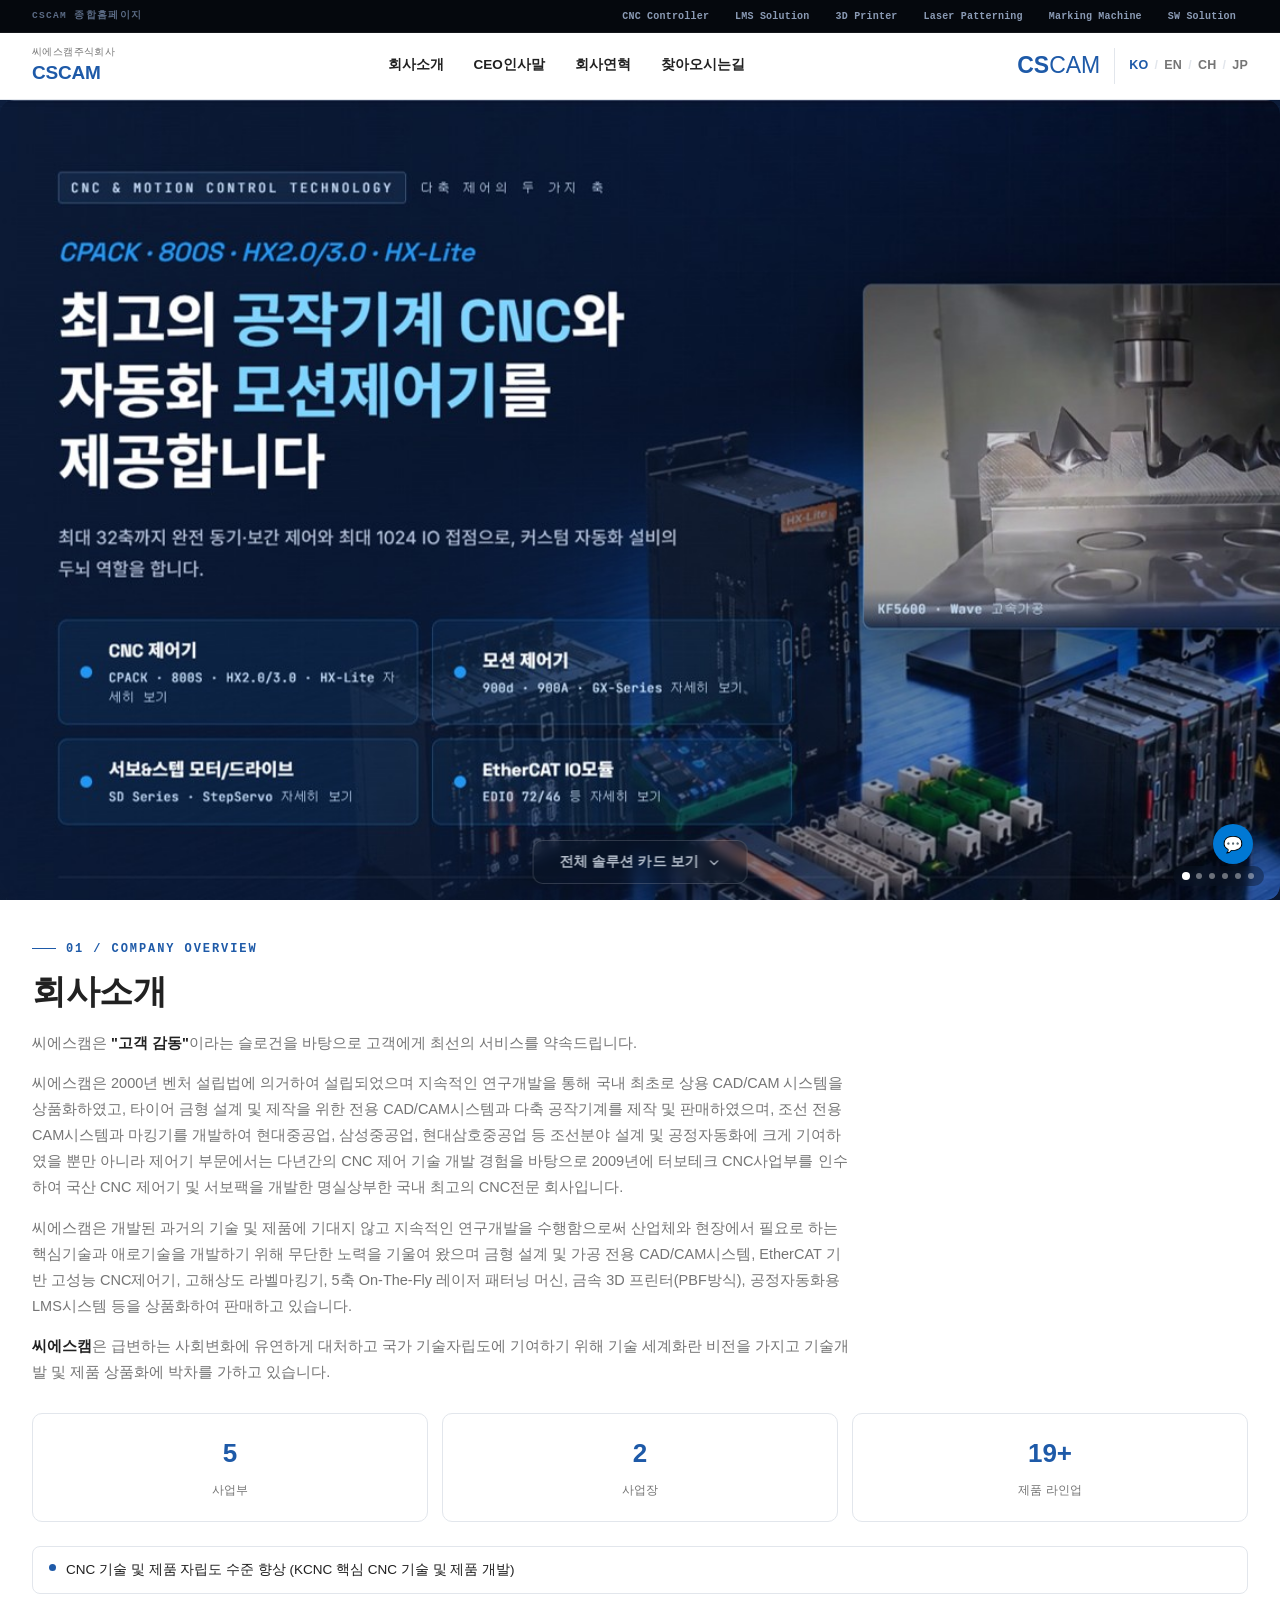
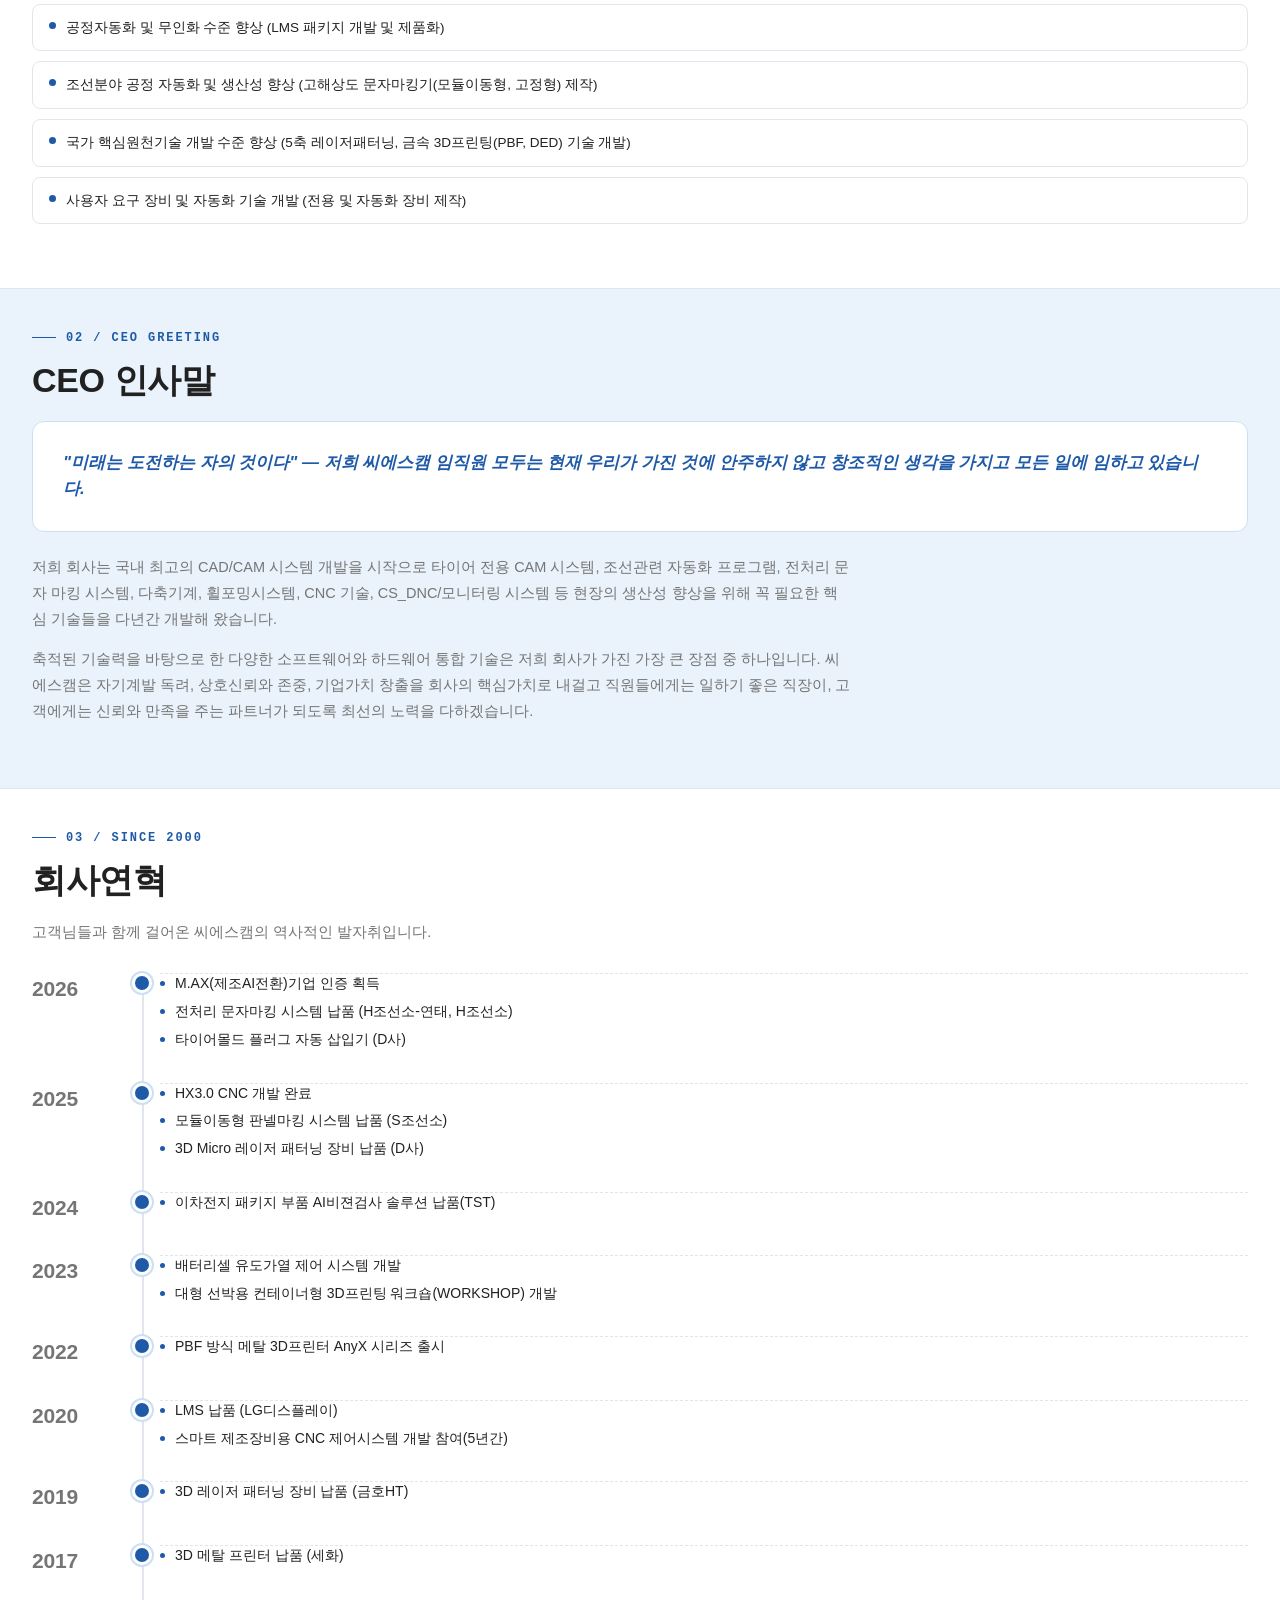
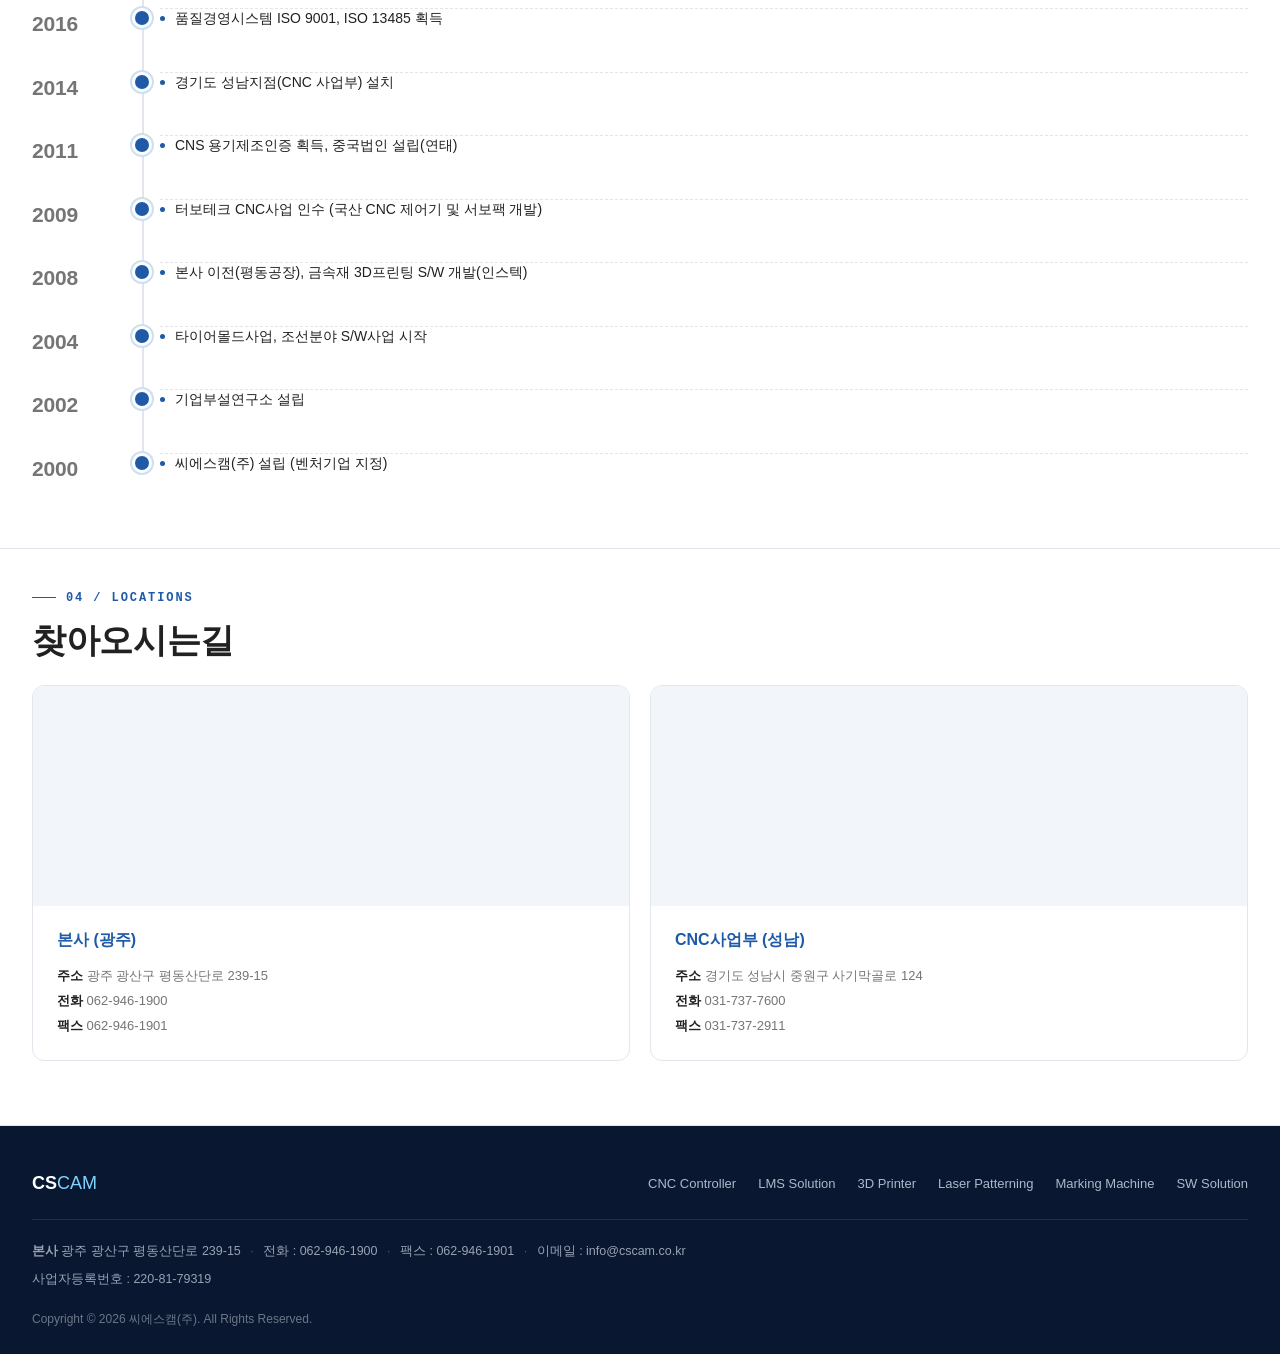
<file: index.html>
<!DOCTYPE html>
<html lang="ko">
<head>
<meta charset="UTF-8">
<meta name="viewport" content="width=device-width, initial-scale=1.0">
<title>씨에스캠(주) | CSCAM — 정밀제어 · 자동화 토탈 솔루션</title>
<meta name="description" content="씨에스캠(주)는 CNC 제어기, LMS 리니어 모션 시스템, 3D 프린터, 레이저 패터닝, 문자마킹시스템까지 정밀제어와 자동화 기술을 자체 개발·공급합니다.">
<link rel="stylesheet" href="assets/css/style.css">
</head>
<body>

<div class="family-bar">
  <div class="family-bar-inner">
    <span class="family-bar-label">CSCAM 종합홈페이지</span>
    <nav class="family-bar-nav">
      <a href="https://cscam.co.kr/cnc/">CNC Controller</a>
      <a href="https://cscam.co.kr/lms/">LMS Solution</a>
      <a href="https://cscam.co.kr/3dp/">3D Printer</a>
      <a href="https://cscam.co.kr/laser/">Laser Patterning</a>
      <a href="https://cscam.co.kr/marking/">Marking Machine</a>
      <a href="https://cscam.co.kr/sw/">SW Solution</a>
    </nav>
  </div>
</div>

<header class="site-header">
  <div class="container">
    <a href="index.html" class="logo"><small>씨에스캠주식회사</small><div class="logo-title">CSCAM</div></a>
    <nav class="site-nav">
      <a href="#about">회사소개</a>
      <a href="#ceo">CEO인사말</a>
      <a href="#history">회사연혁</a>
      <a href="#directions">찾아오시는길</a>
    </nav>
    <div class="header-right">
      <div class="header-utility">
        <div class="brand-wordmark"><b>CS</b><span>CAM</span></div>
        <div class="brand-divider"></div>
        <div class="lang-switch"><a class="active" href="index.html">KO</a><span class="lang-sep">/</span><a href="en/index.html">EN</a><span class="lang-sep">/</span><a href="zh/index.html">CH</a><span class="lang-sep">/</span><a href="jp/index.html">JP</a></div>
      </div>
    </div>
  </div>
</header>
<div class="header-spacer"></div>

<section class="hub-hero">
  <div class="container">
    <div class="hero-shift-wrap" id="heroShiftWrap">
      <div class="hero-shift-stage" id="heroShiftStage" aria-hidden="true">
        <a class="hero-shift-card" draggable="false" href="https://cscam.co.kr/cnc/"><img src="assets/img/card-cnc.jpg" alt="CNC Controller" loading="eager" draggable="false"></a>
        <a class="hero-shift-card" draggable="false" href="https://cscam.co.kr/lms/"><img src="assets/img/card-lms.jpg" alt="LMS Solution" loading="eager" draggable="false"></a>
        <a class="hero-shift-card" draggable="false" href="https://cscam.co.kr/3dp/"><img src="assets/img/card-3dp.jpg" alt="3D Printer" loading="eager" draggable="false"></a>
        <a class="hero-shift-card" draggable="false" href="https://cscam.co.kr/laser/"><img src="assets/img/card-laser.jpg" alt="Laser Patterning" loading="eager" draggable="false"></a>
        <a class="hero-shift-card" draggable="false" href="https://cscam.co.kr/marking/"><img src="assets/img/card-marking.jpg" alt="Marking Machine" loading="eager" draggable="false"></a>
        <a class="hero-shift-card" draggable="false" href="https://cscam.co.kr/sw/"><img src="assets/img/card-sw.jpg" alt="SW Solution" loading="eager" draggable="false"></a>
      </div>
      <div class="hero-shift-toggle-row">
        <button type="button" class="division-grid-toggle" id="divisionGridToggle" aria-expanded="false" aria-controls="divisionGridWrap">
          <span class="label">전체 솔루션 카드 보기</span>
          <svg class="chevron" viewBox="0 0 16 16" fill="none" xmlns="http://www.w3.org/2000/svg" aria-hidden="true"><path d="M3.5 6L8 10.5L12.5 6" stroke="currentColor" stroke-width="1.6" stroke-linecap="round" stroke-linejoin="round"/></svg>
        </button>
      </div>
    </div>
  </div>
</section>

<section class="division-grid">
  <div class="container">
    <div class="grid-wrap" id="divisionGridWrap">
    <div class="grid">

      <a class="division-card" href="https://cscam.co.kr/cnc/">
        <div class="thumb">
          <img src="assets/img/card-cnc.jpg" alt="CNC Controller">
          <div class="tag-row">
            <span class="tag">CNC 제어기</span>
            <span class="cta">자세히 보기 <span class="arrow">→</span></span>
          </div>
        </div>
        <div class="body">
          <p>고정밀 CNC 제어기, 모션 제어기, 서보/스텝 드라이브까지 자체 기술로 개발하는 공작기계 제어 솔루션.</p>
        </div>
      </a>

      <a class="division-card" href="https://cscam.co.kr/lms/">
        <div class="thumb">
          <img src="assets/img/card-lms.jpg" alt="LMS Solution">
          <div class="tag-row">
            <span class="tag">LMS 리니어 모션 시스템</span>
            <span class="cta">자세히 보기 <span class="arrow">→</span></span>
          </div>
        </div>
        <div class="body">
          <p>조립 및 검사 라인에 적용가능한 고속·고정밀 캐리어 운송 솔루션. 코일, 드라이브, EtherCAT 통신까지 생산·공급.</p>
        </div>
      </a>

      <a class="division-card" href="https://cscam.co.kr/3dp/">
        <div class="thumb">
          <img src="assets/img/card-3dp.jpg" alt="3D Printer">
          <div class="tag-row">
            <span class="tag">3D 프린터</span>
            <span class="cta">자세히 보기 <span class="arrow">→</span></span>
          </div>
        </div>
        <div class="body">
          <p>레이저 제어기술과 소프트웨어로 완성하는 금속 3D 프린터. 정밀 적층 제조 시스템을 설계부터 생산까지.</p>
        </div>
      </a>

      <a class="division-card" href="https://cscam.co.kr/laser/">
        <div class="thumb">
          <img src="assets/img/card-laser.jpg" alt="Laser Patterning">
          <div class="tag-row">
            <span class="tag">레이저 패터닝</span>
            <span class="cta">자세히 보기 <span class="arrow">→</span></span>
          </div>
        </div>
        <div class="body">
          <p>비접촉 레이저 가공기술 기반의 정밀 패터닝·마킹 시스템. 다양한 소재 표면 처리에 최적화된 솔루션.</p>
        </div>
      </a>

      <a class="division-card" href="https://cscam.co.kr/marking/">
        <div class="thumb">
          <img src="assets/img/card-marking.jpg" alt="Marking Machine">
          <div class="tag-row">
            <span class="tag">문자마킹시스템</span>
            <span class="cta">자세히 보기 <span class="arrow">→</span></span>
          </div>
        </div>
        <div class="body">
          <p>고해상도 문자 및 2D Matrix Code 마킹시스템. 조선, 철강 등 산업 현장의 영구 각인·추적 솔루션.</p>
        </div>
      </a>

      <a class="division-card" href="https://cscam.co.kr/sw/">
        <div class="thumb">
          <img src="assets/img/card-sw.jpg" alt="SW Solution">
          <div class="tag-row">
            <span class="tag">네스팅 소프트웨어</span>
            <span class="cta">자세히 보기 <span class="arrow">→</span></span>
          </div>
        </div>
        <div class="body">
          <p>조선·금속 가공 현장의 자동 네스팅부터 도면·절단 데이터 출력까지 해결하는 E-NEST 소프트웨어 솔루션.</p>
        </div>
      </a>

    </div>
    </div>
  </div>
</section>

<section id="about" class="about-mega">
  <div class="container">
    <div class="about-eyebrow"><span class="line"></span>01 / COMPANY OVERVIEW</div>
    <h2 class="about-h2">회사소개</h2>
    <div class="about-lede">
      <p>씨에스캠은 <span class="about-strong">"고객 감동"</span>이라는 슬로건을 바탕으로 고객에게 최선의 서비스를 약속드립니다.</p>
      <p>씨에스캠은 2000년 벤처 설립법에 의거하여 설립되었으며 지속적인 연구개발을 통해 국내 최초로 상용 CAD/CAM 시스템을 상품화하였고, 타이어 금형 설계 및 제작을 위한 전용 CAD/CAM시스템과 다축 공작기계를 제작 및 판매하였으며, 조선 전용 CAM시스템과 마킹기를 개발하여 현대중공업, 삼성중공업, 현대삼호중공업 등 조선분야 설계 및 공정자동화에 크게 기여하였을 뿐만 아니라 제어기 부문에서는 다년간의 CNC 제어 기술 개발 경험을 바탕으로 2009년에 터보테크 CNC사업부를 인수하여 국산 CNC 제어기 및 서보팩을 개발한 명실상부한 국내 최고의 CNC전문 회사입니다.</p>
      <p>씨에스캠은 개발된 과거의 기술 및 제품에 기대지 않고 지속적인 연구개발을 수행함으로써 산업체와 현장에서 필요로 하는 핵심기술과 애로기술을 개발하기 위해 무단한 노력을 기울여 왔으며 금형 설계 및 가공 전용 CAD/CAM시스템, EtherCAT 기반 고성능 CNC제어기, 고해상도 라벨마킹기, 5축 On-The-Fly 레이저 패터닝 머신, 금속 3D 프린터(PBF방식), 공정자동화용 LMS시스템 등을 상품화하여 판매하고 있습니다.</p>
      <p><span class="about-strong">씨에스캠</span>은 급변하는 사회변화에 유연하게 대처하고 국가 기술자립도에 기여하기 위해 기술 세계화란 비전을 가지고 기술개발 및 제품 상품화에 박차를 가하고 있습니다.</p>
    </div>
    <div class="stat-row" style="margin-top:28px;">
      <div class="stat-card"><b>5</b><span>사업부</span></div>
      <div class="stat-card"><b>2</b><span>사업장</span></div>
      <div class="stat-card"><b>19+</b><span>제품 라인업</span></div>
    </div>
    <ul class="about-goals">
      <li><span class="dot"></span>CNC 기술 및 제품 자립도 수준 향상 (KCNC 핵심 CNC 기술 및 제품 개발)</li>
      <li><span class="dot"></span>공정자동화 및 무인화 수준 향상 (LMS 패키지 개발 및 제품화)</li>
      <li><span class="dot"></span>조선분야 공정 자동화 및 생산성 향상 (고해상도 문자마킹기(모듈이동형, 고정형) 제작)</li>
      <li><span class="dot"></span>국가 핵심원천기술 개발 수준 향상 (5축 레이저패터닝, 금속 3D프린팅(PBF, DED) 기술 개발)</li>
      <li><span class="dot"></span>사용자 요구 장비 및 자동화 기술 개발 (전용 및 자동화 장비 제작)</li>
    </ul>
  </div>
</section>

<section id="ceo" class="about-mega ceo-blue">
  <div class="container">
    <div class="about-eyebrow"><span class="line"></span>02 / CEO GREETING</div>
    <h2 class="about-h2">CEO 인사말</h2>
    <div class="ceo-quote">"미래는 도전하는 자의 것이다" — 저희 씨에스캠 임직원 모두는 현재 우리가 가진 것에 안주하지 않고 창조적인 생각을 가지고 모든 일에 임하고 있습니다.</div>
    <div class="about-lede" style="margin-top:22px;">
      <p>저희 회사는 국내 최고의 CAD/CAM 시스템 개발을 시작으로 타이어 전용 CAM 시스템, 조선관련 자동화 프로그램, 전처리 문자 마킹 시스템, 다축기계, 휠포밍시스템, CNC 기술, CS_DNC/모니터링 시스템 등 현장의 생산성 향상을 위해 꼭 필요한 핵심 기술들을 다년간 개발해 왔습니다.</p>
      <p>축적된 기술력을 바탕으로 한 다양한 소프트웨어와 하드웨어 통합 기술은 저희 회사가 가진 가장 큰 장점 중 하나입니다. 씨에스캠은 자기계발 독려, 상호신뢰와 존중, 기업가치 창출을 회사의 핵심가치로 내걸고 직원들에게는 일하기 좋은 직장이, 고객에게는 신뢰와 만족을 주는 파트너가 되도록 최선의 노력을 다하겠습니다.</p>
    </div>
  </div>
</section>

<section id="history" class="about-mega">
  <div class="container">
    <div class="about-eyebrow"><span class="line"></span>03 / SINCE 2000</div>
    <h2 class="about-h2">회사연혁</h2>
    <p class="about-lede">고객님들과 함께 걸어온 씨에스캠의 역사적인 발자취입니다.</p>
    <div class="history-timeline">
      <div class="history-row">
        <div class="history-year">2026</div>
        <ul class="history-content">
        <li>M.AX(제조AI전환)기업 인증 획득</li>
        <li>전처리 문자마킹 시스템 납품 (H조선소-연태, H조선소)</li>
        <li>타이어몰드 플러그 자동 삽입기 (D사)</li>
      </ul>
      </div>
      <div class="history-row">
        <div class="history-year">2025</div>
        <ul class="history-content">
        <li>HX3.0 CNC 개발 완료</li>
        <li>모듈이동형 판넬마킹 시스템 납품 (S조선소)</li>
        <li>3D Micro 레이저 패터닝 장비 납품 (D사)</li>
      </ul>
      </div>
      <div class="history-row">
        <div class="history-year">2024</div>
        <ul class="history-content">
        <li>이차전지 패키지 부품 AI비젼검사 솔루션 납품(TST)</li>
      </ul>
      </div>
      <div class="history-row">
        <div class="history-year">2023</div>
        <ul class="history-content">
        <li>배터리셀 유도가열 제어 시스템 개발</li>
        <li>대형 선박용 컨테이너형 3D프린팅 워크숍(WORKSHOP) 개발</li>
      </ul>
      </div>
      <div class="history-row">
        <div class="history-year">2022</div>
        <ul class="history-content">
        <li>PBF 방식 메탈 3D프린터 AnyX 시리즈 출시</li>
      </ul>
      </div>
      <div class="history-row">
        <div class="history-year">2020</div>
        <ul class="history-content">
        <li>LMS 납품 (LG디스플레이)</li>
        <li>스마트 제조장비용 CNC 제어시스템 개발 참여(5년간)</li>
      </ul>
      </div>
      <div class="history-row">
        <div class="history-year">2019</div>
        <ul class="history-content">
        <li>3D 레이저 패터닝 장비 납품 (금호HT)</li>
      </ul>
      </div>
      <div class="history-row">
        <div class="history-year">2017</div>
        <ul class="history-content">
        <li>3D 메탈 프린터 납품 (세화)</li>
      </ul>
      </div>
      <div class="history-row">
        <div class="history-year">2016</div>
        <ul class="history-content">
        <li>품질경영시스템 ISO 9001, ISO 13485 획득</li>
      </ul>
      </div>
      <div class="history-row">
        <div class="history-year">2014</div>
        <ul class="history-content">
        <li>경기도 성남지점(CNC 사업부) 설치</li>
      </ul>
      </div>
      <div class="history-row">
        <div class="history-year">2011</div>
        <ul class="history-content">
        <li>CNS 용기제조인증 획득, 중국법인 설립(연태)</li>
      </ul>
      </div>
      <div class="history-row">
        <div class="history-year">2009</div>
        <ul class="history-content">
        <li>터보테크 CNC사업 인수 (국산 CNC 제어기 및 서보팩 개발)</li>
      </ul>
      </div>
      <div class="history-row">
        <div class="history-year">2008</div>
        <ul class="history-content">
        <li>본사 이전(평동공장), 금속재 3D프린팅 S/W 개발(인스텍)</li>
      </ul>
      </div>
      <div class="history-row">
        <div class="history-year">2004</div>
        <ul class="history-content">
        <li>타이어몰드사업, 조선분야 S/W사업 시작</li>
      </ul>
      </div>
      <div class="history-row">
        <div class="history-year">2002</div>
        <ul class="history-content">
        <li>기업부설연구소 설립</li>
      </ul>
      </div>
      <div class="history-row">
        <div class="history-year">2000</div>
        <ul class="history-content">
        <li>씨에스캠(주) 설립 (벤처기업 지정)</li>
      </ul>
      </div>
    </div>
  </div>
</section>

<section id="directions" class="about-mega">
  <div class="container">
    <div class="about-eyebrow"><span class="line"></span>04 / LOCATIONS</div>
    <h2 class="about-h2">찾아오시는길</h2>
    <div class="location-grid">
      <div class="location-card">
        <div class="location-map">
          <iframe src="https://www.google.com/maps/embed?pb=!1m5!3m3!1m2!1s0x357187f1f76574ed%3A0xa519063b2a263651!2z6rSR7KO86rSR7Jet7IucIOq0keyCsOq1rCDtj4nrj5nsgrDri6jroZwgMjM5LTE1!5e0!3m2!1sko!2skr!4v1788947351875!5m2!1sko!2skr" loading="lazy" referrerpolicy="strict-origin-when-cross-origin" title="CSCAM 본사 위치"></iframe>
        </div>
        <div class="location-body">
          <h3>본사 (광주)</h3>
          <p><b>주소</b> 광주 광산구 평동산단로 239-15<br><b>전화</b> 062-946-1900<br><b>팩스</b> 062-946-1901</p>
        </div>
      </div>
      <div class="location-card">
        <div class="location-map">
          <iframe src="https://www.google.com/maps/embed?pb=!1m5!3m3!1m2!1s0x357ca92fbaa0809d%3A0x1b280c7c7be83026!2z6rK96riw64-EIOyEseuCqOyLnCDspJHsm5Dqtawg7IKs6riw66eJ6rOo66GcIDEyNA!5e0!3m2!1sko!2skr!4v1788947379519!5m2!1sko!2skr" loading="lazy" referrerpolicy="strict-origin-when-cross-origin" title="CSCAM 성남 CNC사업부 위치"></iframe>
        </div>
        <div class="location-body">
          <h3>CNC사업부 (성남)</h3>
          <p><b>주소</b> 경기도 성남시 중원구 사기막골로 124<br><b>전화</b> 031-737-7600<br><b>팩스</b> 031-737-2911</p>
        </div>
      </div>
    </div>
  </div>
</section>

<footer class="site-footer">
<div class="container">
<div class="foot-top">
<div class="foot-logo">CS<span>CAM</span></div>
<nav class="foot-links">
<a href="https://cscam.co.kr/cnc/">CNC Controller</a>
<a href="https://cscam.co.kr/lms/">LMS Solution</a>
<a href="https://cscam.co.kr/3dp/">3D Printer</a>
<a href="https://cscam.co.kr/laser/">Laser Patterning</a>
<a href="https://cscam.co.kr/marking/">Marking Machine</a>
<a href="https://cscam.co.kr/sw/">SW Solution</a>
</nav>
</div>
<div class="foot-contact">
<p><strong>본사</strong> 광주 광산구 평동산단로 239-15 <span class="sep">·</span> 전화 : 062-946-1900 <span class="sep">·</span> 팩스 : 062-946-1901 <span class="sep">·</span> 이메일 : info@cscam.co.kr</p>
<p class="foot-biz">사업자등록번호 : 220-81-79319</p>
</div>
<div class="foot-copy">Copyright © 2026 씨에스캠(주). All Rights Reserved.</div>
</div>
</footer>

<script>
(function(){
  var btn = document.getElementById("divisionGridToggle");
  var wrap = document.getElementById("divisionGridWrap");
  if (!btn || !wrap) return;
  var label = btn.querySelector(".label");
  var labelOpen = "전체 솔루션 카드 보기";
  var labelClose = "솔루션 카드 접기";
  var open = false;
  var gridSection = wrap.closest(".division-grid");
  btn.addEventListener("click", function(){
    open = !open;
    btn.setAttribute("aria-expanded", open ? "true" : "false");
    if (gridSection) gridSection.classList.toggle("is-open", open);
    if (label) label.textContent = open ? labelClose : labelOpen;
    if (open) {
      wrap.style.maxHeight = wrap.scrollHeight + "px";
    } else {
      wrap.style.maxHeight = "0px";
    }
  });
  window.addEventListener("resize", function(){
    if (open) wrap.style.maxHeight = wrap.scrollHeight + "px";
  });
})();
</script>
<script>
(function(){
  // 연속으로 흐르지 않고, 중앙 카드 1개만 최대 크기로 보여주다가 일정 시간 뒤
  // 다음 카드로 "교체(shift)"되는 방식. 좌/우에 다른 카드가 겹쳐 보이지 않도록
  // 중앙이 아닌 카드는 전부 같은 자리에서 작게 접힌 채 숨어 있음(단순 크로스페이드).
  var wrap = document.getElementById("heroShiftWrap");
  var stage = document.getElementById("heroShiftStage");
  if (!wrap || !stage) return;
  if (window.matchMedia && window.matchMedia("(prefers-reduced-motion: reduce)").matches) return;

  var cards = Array.prototype.slice.call(stage.children);
  var n = cards.length;
  if (n < 2) return;
  var current = 0;
  var holdMs = 1500; // 중앙에 완전히 도착한 뒤 정지 상태로 유지되는 시간
  var transitionMs = 750; // CSS transition 시간(assets/css/style.css의 .hero-shift-card transition과 일치, 관성 곡선)
  var autoTimer = null;

  // 전체 6장 중 지금 몇 번째 이미지인지 보여주는 점(dot) 표시
  var dotsWrap = document.createElement("div");
  dotsWrap.className = "hero-shift-dots";
  var dotEls = cards.map(function(_, i){
    var d = document.createElement("span");
    d.className = "dot";
    dotsWrap.appendChild(d);
    return d;
  });
  wrap.appendChild(dotsWrap);
  function updateDots(){
    dotEls.forEach(function(d, i){ d.classList.toggle("active", i === current); });
  }

  function render(){
    // 최초 진입 시에만 사용: 애니메이션 없이 현재 카드를 중앙에, 나머지는 오른쪽 대기 상태로 배치
    cards.forEach(function(card, i){
      card.classList.remove("pos-center", "pos-left", "pos-right");
      card.classList.add(i === current ? "pos-center" : "pos-right");
    });
    updateDots();
  }

  function scheduleAuto(){
    clearTimeout(autoTimer);
    autoTimer = setTimeout(function(){
      shift(1); // 입력이 없을 때는 항상 정방향으로 자동 진행
    }, holdMs + transitionMs);
  }

  function shift(dir){
    // dir>0(정방향): 기존 카드는 왼쪽으로 빠져나가고, 다음 카드는 오른쪽에서 날아들어옴
    // dir<0(역방향/역드래그): 반대로 기존 카드는 오른쪽으로, 다음 카드는 왼쪽에서 날아들어옴
    var prevIdx = current;
    current = (current + dir + n) % n;
    var prevCard = cards[prevIdx];
    var nextCard = cards[current];
    if (prevCard === nextCard) return; // 카드가 1장뿐인 경우 안전장치

    prevCard.classList.remove("pos-center");
    prevCard.classList.add(dir > 0 ? "pos-left" : "pos-right");

    // 들어오는 카드를 진행 방향 쪽에 트랜지션 없이 순간이동시킨 뒤, 다음 프레임에 중앙으로 슬라이드 인
    nextCard.classList.remove("pos-left", "pos-right", "pos-center");
    nextCard.classList.add("no-transition");
    nextCard.classList.add(dir > 0 ? "pos-right" : "pos-left");
    void nextCard.offsetWidth; // 강제 리플로우로 위치를 즉시 반영
    nextCard.classList.remove("no-transition", "pos-left", "pos-right");
    nextCard.classList.add("pos-center");
    updateDots();

    scheduleAuto(); // 수동으로 넘긴 경우에도 여기서부터 다시 1.5초 자동 타이머 재시작
  }

  render();
  scheduleAuto();

  // 마우스 드래그 / 터치 스와이프로 원하는 방향으로 한 칸씩 넘기기
  var DRAG_THRESHOLD = 40; // 이 이상 움직이면 스와이프로 인정(px)
  var TAP_THRESHOLD = 8;   // 이 이하 움직임은 그냥 클릭(카드 링크 이동)으로 처리
  var startX = null, dragging = false, moved = false, suppressClick = false, capturedId = null;

  wrap.addEventListener("pointerdown", function(e){
    if (e.pointerType === "mouse" && e.button !== 0) return;
    startX = e.clientX;
    dragging = true;
    moved = false;
    // 포인터 캡처는 "실제로 드래그로 확정된 순간"에만 걸어야 함.
    // pointerdown에서 바로 캡처하면 일부 브라우저에서 단순 클릭(카드 링크 이동)까지 막혀버림.
  });
  wrap.addEventListener("pointermove", function(e){
    if (!dragging) return;
    if (!moved && Math.abs(e.clientX - startX) > TAP_THRESHOLD) {
      moved = true;
      wrap.classList.add("is-dragging");
      if (wrap.setPointerCapture) {
        try { wrap.setPointerCapture(e.pointerId); capturedId = e.pointerId; } catch(err) {}
      }
    }
  });
  function endDrag(e){
    if (!dragging) return;
    dragging = false;
    wrap.classList.remove("is-dragging");
    if (capturedId !== null && wrap.releasePointerCapture) {
      try { wrap.releasePointerCapture(capturedId); } catch(err) {}
      capturedId = null;
    }
    var dx = (e.clientX != null ? e.clientX : startX) - startX;
    if (Math.abs(dx) >= DRAG_THRESHOLD) {
      suppressClick = true;
      shift(dx < 0 ? 1 : -1); // 왼쪽으로 스와이프: 다음 카드, 오른쪽으로 스와이프: 이전 카드
    }
  }
  wrap.addEventListener("pointerup", endDrag);
  wrap.addEventListener("pointercancel", function(){ dragging = false; wrap.classList.remove("is-dragging"); });
  // 드래그로 판정된 동작 직후에는 카드 링크로 바로 이동하지 않도록 클릭을 한 번 막음
  stage.addEventListener("click", function(e){
    if (suppressClick) { e.preventDefault(); e.stopPropagation(); suppressClick = false; }
  }, true);
})();
</script>
<script>
(function(){
  window.cscamLocalNavFix = true;
  var isLocal = location.protocol === "file:";
  var isGhPages = location.hostname === "cih2000.github.io";
  if (!isLocal && !isGhPages) return;
  var GH = "https://cih2000.github.io";
  var map = {
    "https://cscam.co.kr/cnc/": { local: "../cscam-cnc/index.html", gh: GH + "/cscam-cnc/index.html" },
    "https://cscam.co.kr/lms/": { local: "../cscam-lms/index.html", gh: GH + "/cscam-lms/index.html" },
    "https://cscam.co.kr/3dp/": { local: "../cscam-3dp/index.html", gh: GH + "/cscam-3dp/index.html" },
    "https://cscam.co.kr/laser/": { local: "../cscam-engraving/index.html", gh: GH + "/cscam-engraving/index.html" },
    "https://cscam.co.kr/marking/": { local: "../cscam-marking/index.html", gh: GH + "/cscam-marking/index.html" },
    "https://cscam.co.kr/sw/": { local: "../cscam-sw/index.html", gh: GH + "/cscam-sw/index.html" }
  };
  document.querySelectorAll(".division-card, .family-bar-nav a, .hero-shift-card").forEach(function(a){
    var href = a.getAttribute("href");
    var entry = map[href];
    if (entry) a.setAttribute("href", isLocal ? entry.local : entry.gh);
  });
})();
</script>
<script>
(function(){
  if (window.cscamProdNavFixInstalled) return;
  window.cscamProdNavFixInstalled = true;
  function cscamProdNavFixApply(){
    var host = location.hostname;
    var isProdRoot = (host === "www.cscam.co.kr" || host === "cscam.co.kr");
    if (!isProdRoot) return;
    var domainMap = {
      "cscam.co.kr": "",
      "www.cscam.co.kr": "",
      "cnc.cscam.co.kr": "/cnc",
      "lms.cscam.co.kr": "/lms",
      "3dp.cscam.co.kr": "/3dp",
      "laser.cscam.co.kr": "/laser",
      "marking.cscam.co.kr": "/marking",
      "sw.cscam.co.kr": "/sw"
    };
    document.querySelectorAll("a[href]").forEach(function(a){
      var href = a.getAttribute("href");
      if (!href || !/^https?:\/\//i.test(href)) return;
      var u;
      try { u = new URL(href); } catch(e) { return; }
      if (!Object.prototype.hasOwnProperty.call(domainMap, u.hostname)) return;
      var prefix = domainMap[u.hostname];
      var newHref = prefix + u.pathname + u.search + u.hash;
      if (newHref === "") newHref = "/";
      a.setAttribute("href", newHref);
    });
  }
  cscamProdNavFixApply();
  window.addEventListener("load", cscamProdNavFixApply);
})();
</script>
<script>
// 모바일망 안정화: CNC/LMS/3DP/레이저/마킹/SW/허브 간 서브도메인 이동 링크는
// 일부 모바일 통신사 환경에서 캐시된 오류 응답이나 순간적인 DNS/프록시 문제로
// 첫 클릭에 깨진 화면이 뜨는 경우가 있음. 실제 이동 전에 캐시를 무시한 확인
// 요청을 한 번 보내고, 진짜 네트워크 오류일 때만 한 번 더 재시도한 뒤,
// 캐시 우회용 파라미터를 붙여 이동시켜 오래된 캐시 응답을 다시 받지 않도록 함.
(function(){
  if (window.cscamSafeCrossNavInstalled) return;
  window.cscamSafeCrossNavInstalled = true;
  var CSCAM_DOMAINS = {
    "cscam.co.kr":1, "www.cscam.co.kr":1, "cnc.cscam.co.kr":1, "lms.cscam.co.kr":1,
    "3dp.cscam.co.kr":1, "laser.cscam.co.kr":1, "marking.cscam.co.kr":1, "sw.cscam.co.kr":1
  };
  function isCrossSiteLink(a){
    if (!a) return false;
    var raw = a.getAttribute("href") || "";
    if (!/^https?:\/\//i.test(raw)) return false;
    var u;
    try { u = new URL(a.href); } catch(e) { return false; }
    return !!CSCAM_DOMAINS[u.hostname] && u.hostname !== location.hostname;
  }
  function bustUrl(href){
    var sep = href.indexOf("?") === -1 ? "?" : "&";
    return href + sep + "_r=" + Date.now();
  }
  function handleClick(e){
    var a = e.currentTarget;
    if (!isCrossSiteLink(a)) return;
    e.preventDefault();
    var href = a.href;
    var target = a.target;
    function go(){
      var dest = bustUrl(href);
      if (target === "_blank") { window.open(dest, "_blank"); } else { location.href = dest; }
    }
    try {
      fetch(href, { mode: "no-cors", cache: "no-store" }).then(go).catch(function(){
        setTimeout(function(){
          fetch(href, { mode: "no-cors", cache: "no-store" }).then(go).catch(go);
        }, 600);
      });
    } catch(err) { go(); }
  }
  function install(){
    document.querySelectorAll("a[href]").forEach(function(a){
      if (a.__cscamSafeNavBound) return;
      if (!isCrossSiteLink(a)) return;
      a.__cscamSafeNavBound = true;
      a.addEventListener("click", handleClick);
    });
  }
  if (document.readyState === "loading") {
    document.addEventListener("DOMContentLoaded", install);
  } else {
    install();
  }
  window.addEventListener("load", install);
})();
</script>
<iframe id="chatbot-iframe" src="/chatbot/chatbot_test.html" allow="microphone; camera"></iframe>
<style>
#chatbot-iframe { width: 54px; height: 54px; border: none; background: transparent; transition: width .3s, height .3s; position: fixed !important; bottom: 29px !important; right: 20px !important; z-index: 999999999 !important; display: block !important; }
#chatbot-iframe.active { width: 450px; height: 850px; max-height: 85vh; }
@media (max-width: 768px) { #chatbot-iframe.active { width: 100% !important; height: 100% !important; bottom: 0 !important; right: 0 !important; } }
</style>
<script>
(function () {
  var iframe = document.getElementById("chatbot-iframe");
  if (!iframe) return;
  document.body.appendChild(iframe);
  window.addEventListener("message", function (event) {
    if (event.data === "expand") {
      iframe.classList.add("active");
    } else if (event.data === "collapse") {
      iframe.classList.remove("active");
    }
  });
})();
</script>
</body>
</html>
</file>
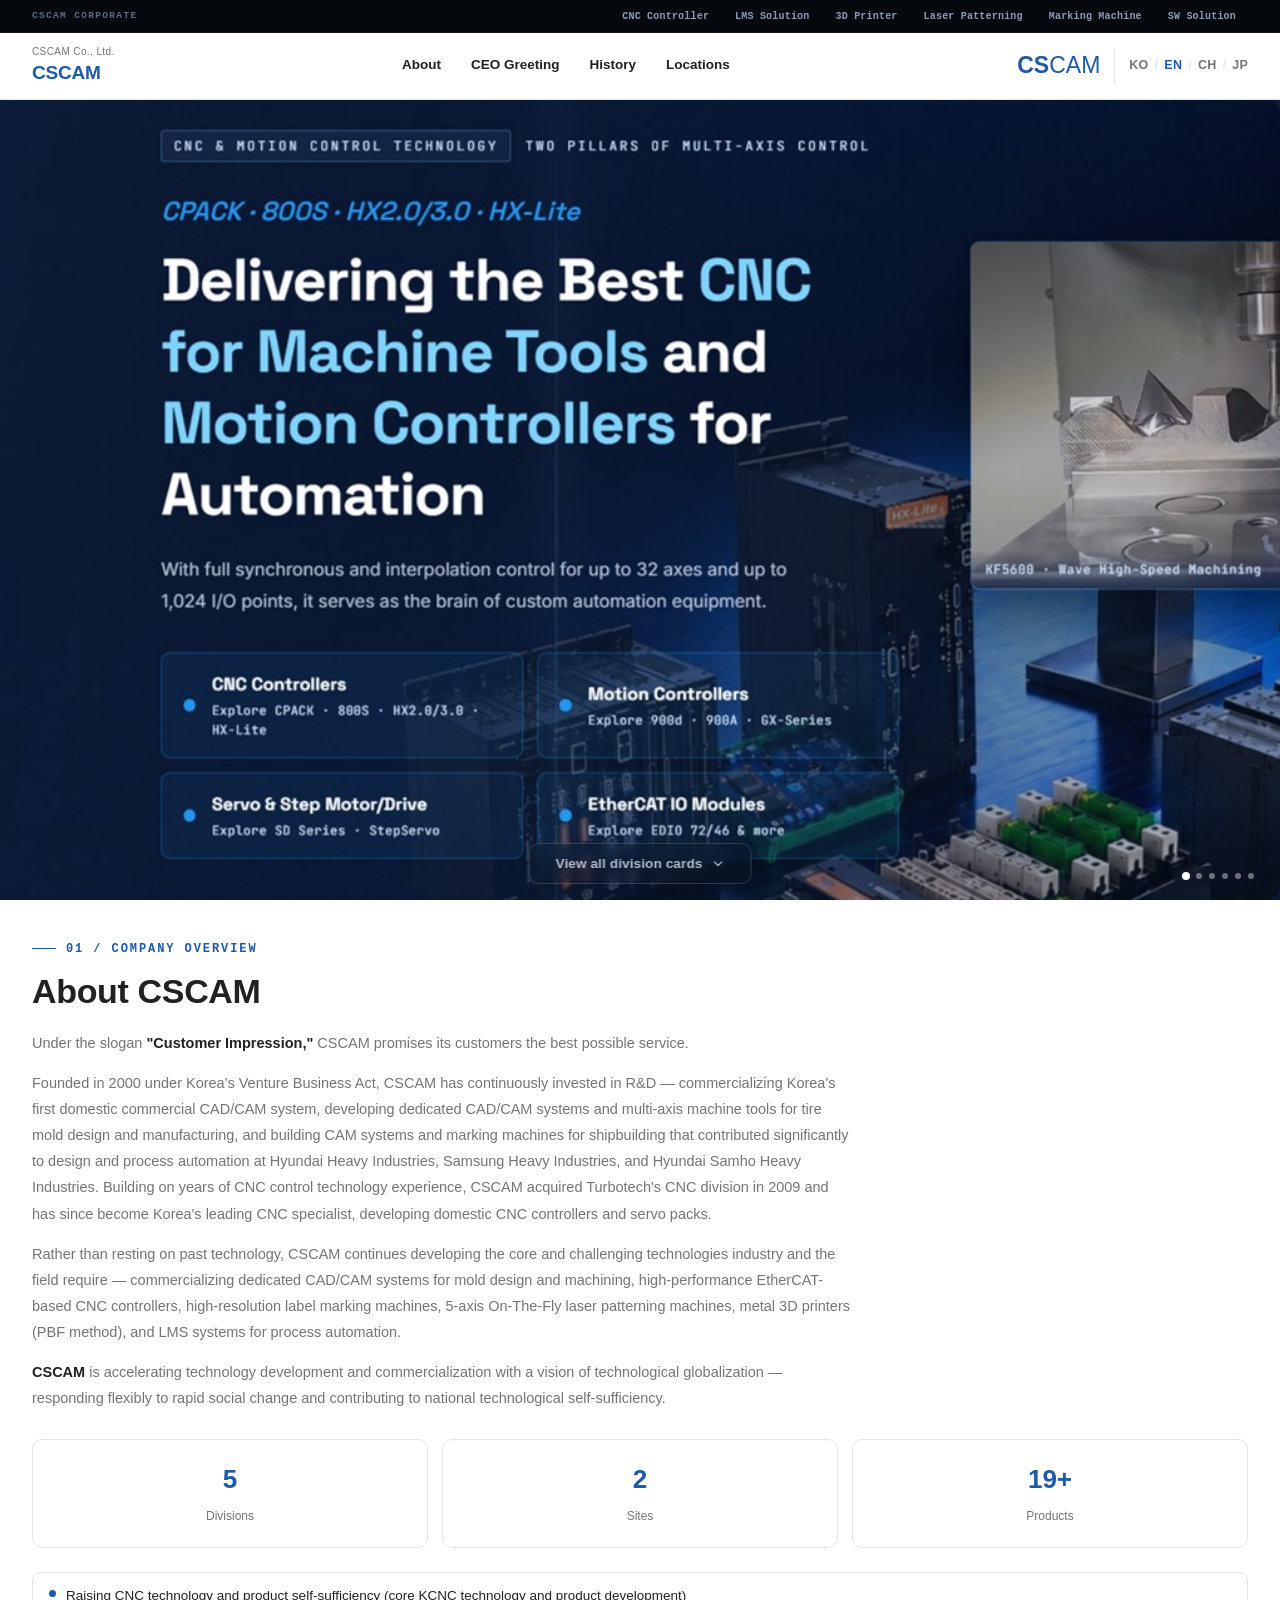
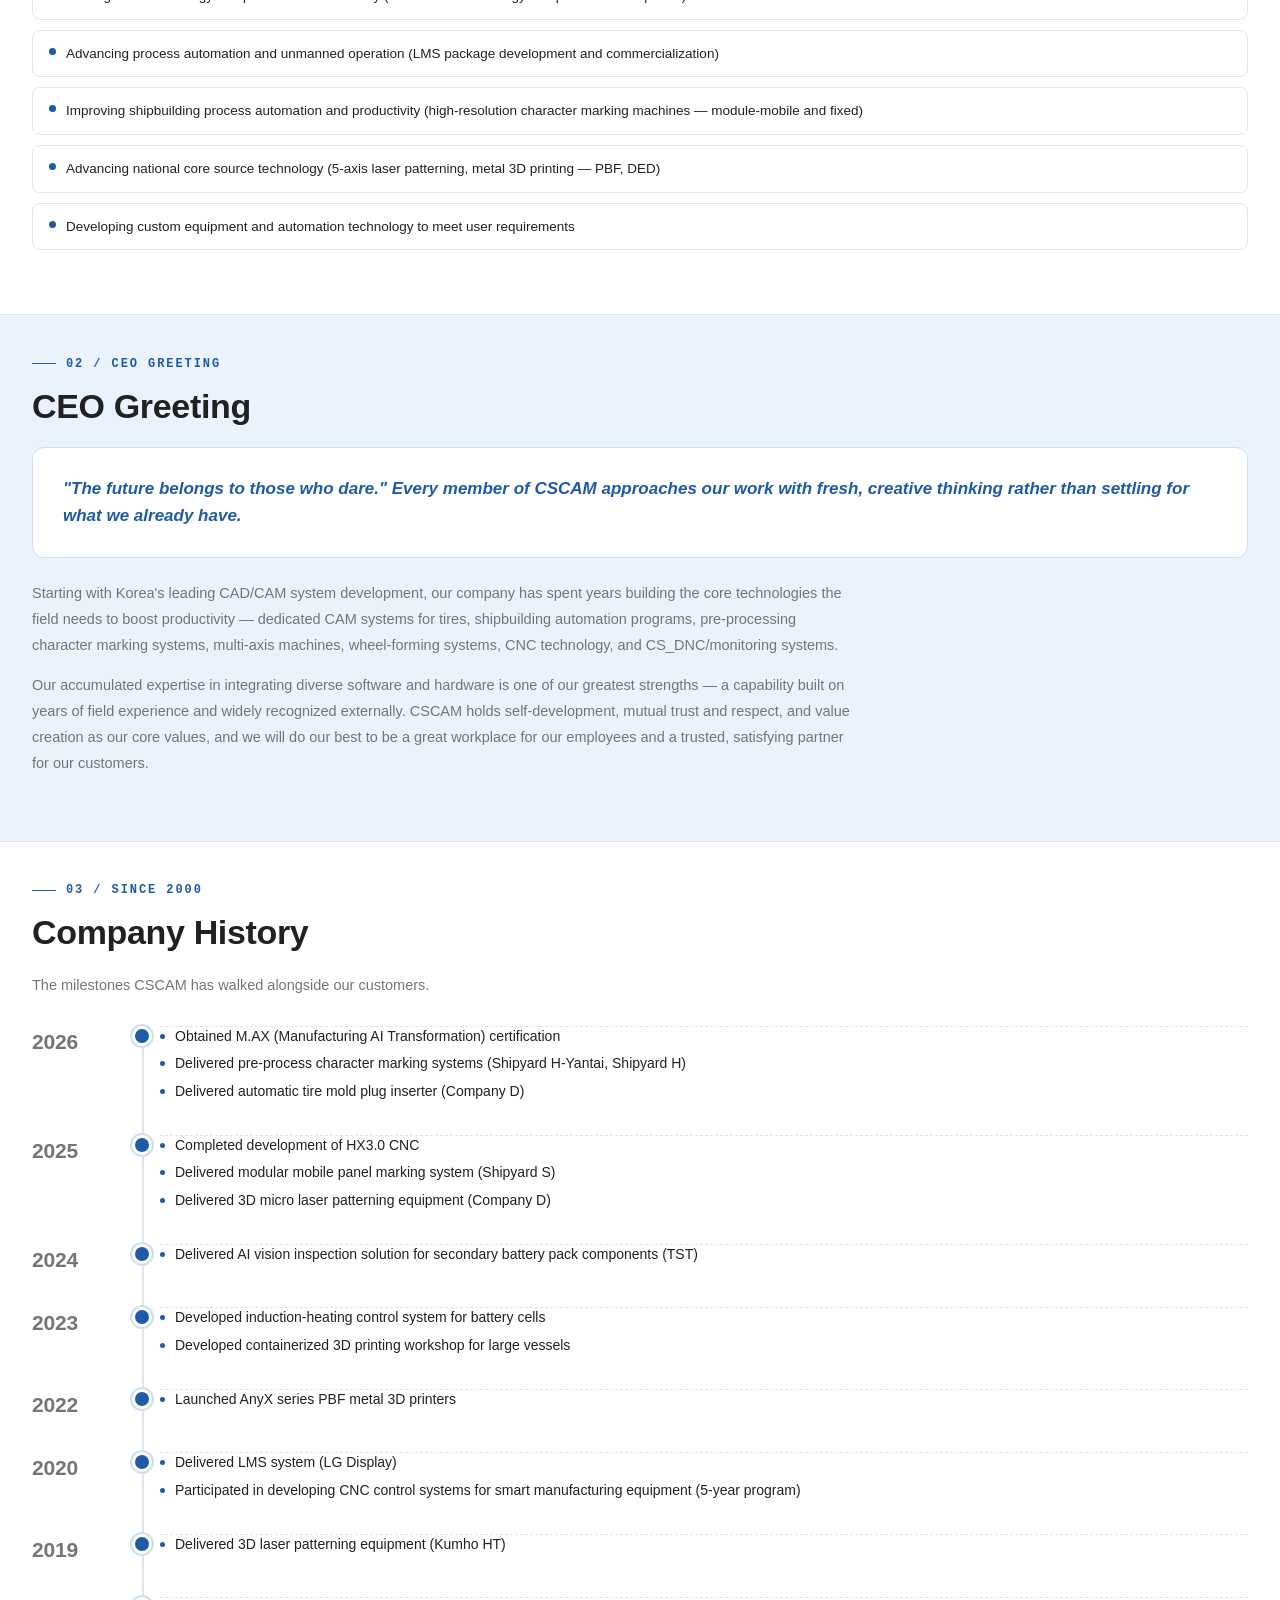
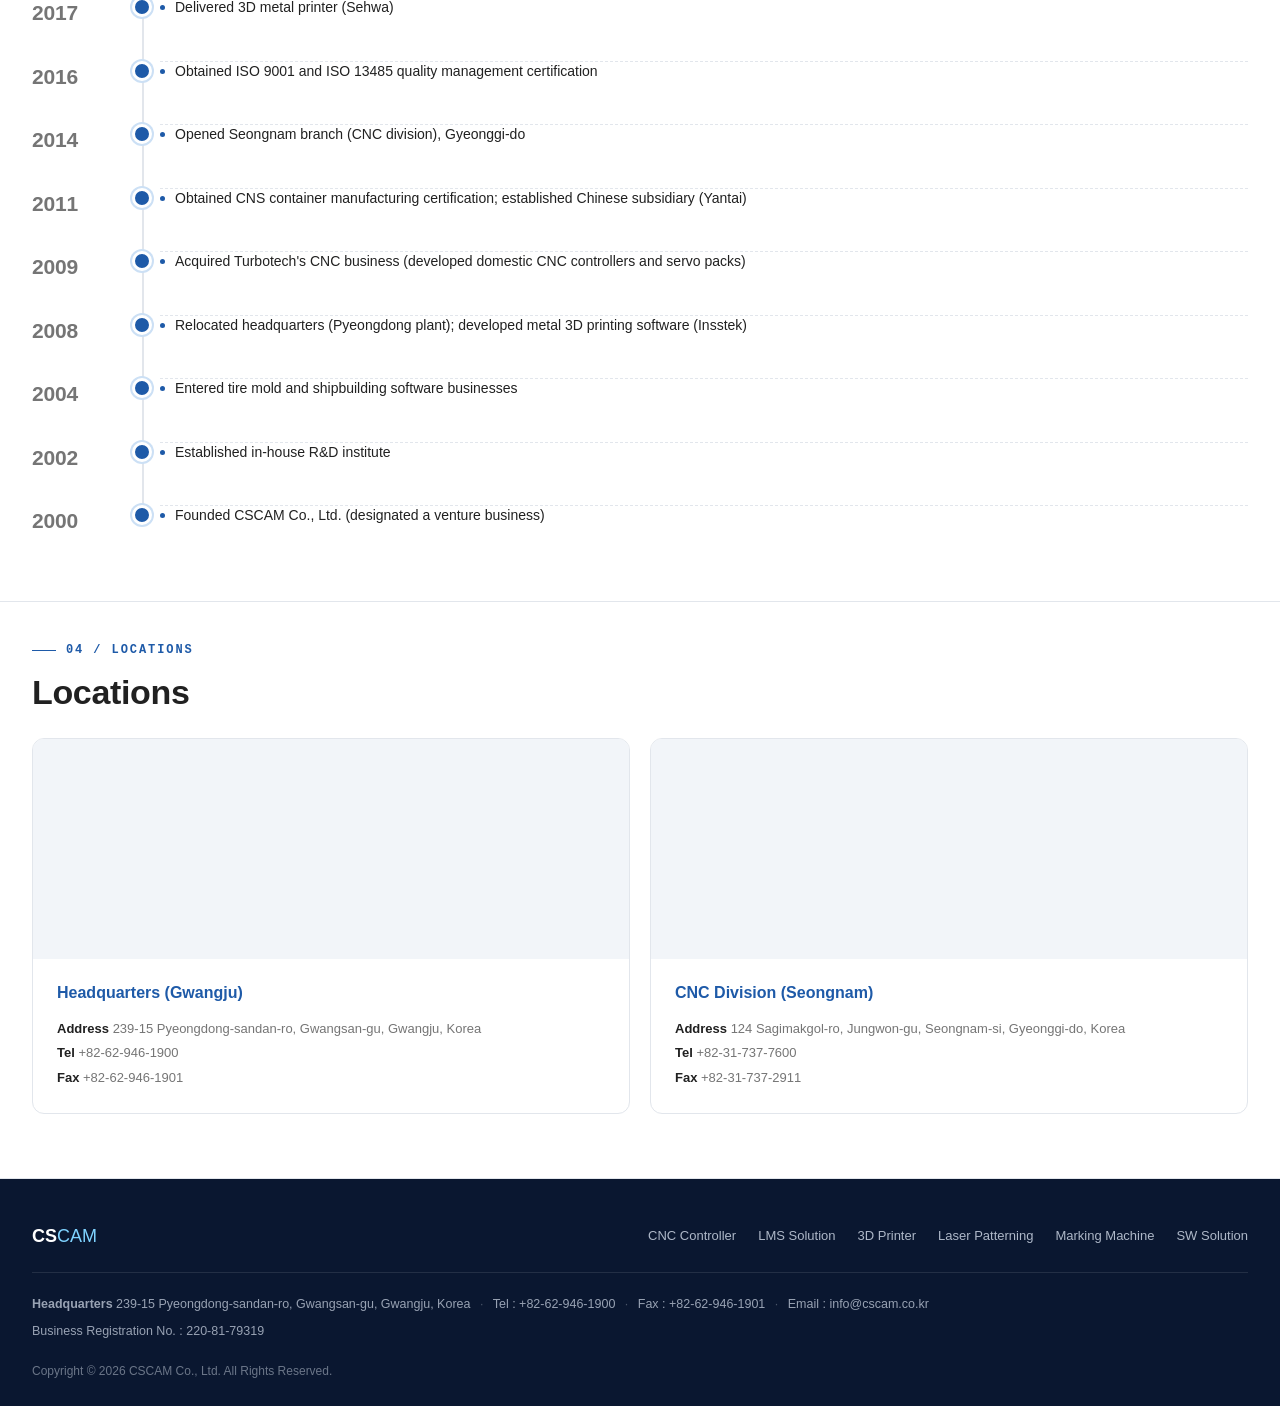
<file: en/index.html>
<!DOCTYPE html>
<html lang="en">
<head>
<meta charset="UTF-8">
<meta name="viewport" content="width=device-width, initial-scale=1.0">
<title>CSCAM Co., Ltd. | Precision Control & Automation Solutions</title>
<meta name="description" content="CSCAM Co., Ltd. develops and supplies precision control and automation technology across CNC controllers, LMS linear motion systems, 3D printers, laser patterning, and marking systems.">
<link rel="stylesheet" href="../assets/css/style.css">
</head>
<body>

<div class="family-bar">
  <div class="family-bar-inner">
    <span class="family-bar-label">CSCAM CORPORATE</span>
    <nav class="family-bar-nav">
      <a href="https://cscam.co.kr/cnc/?lang=en">CNC Controller</a>
      <a href="https://cscam.co.kr/lms/en/index.html">LMS Solution</a>
      <a href="https://cscam.co.kr/3dp/?lang=en">3D Printer</a>
      <a href="https://cscam.co.kr/laser/?lang=en">Laser Patterning</a>
      <a href="https://cscam.co.kr/marking/?lang=en">Marking Machine</a>
      <a href="https://cscam.co.kr/sw/?lang=en">SW Solution</a>
    </nav>
  </div>
</div>

<header class="site-header">
  <div class="container">
    <a href="index.html" class="logo"><small>CSCAM Co., Ltd.</small><div class="logo-title">CSCAM</div></a>
    <nav class="site-nav">
      <a href="#about">About</a>
      <a href="#ceo">CEO Greeting</a>
      <a href="#history">History</a>
      <a href="#directions">Locations</a>
    </nav>
    <div class="header-right">
      <div class="header-utility">
        <div class="brand-wordmark"><b>CS</b><span>CAM</span></div>
        <div class="brand-divider"></div>
        <div class="lang-switch"><a href="../index.html">KO</a><span class="lang-sep">/</span><a class="active" href="../en/index.html">EN</a><span class="lang-sep">/</span><a href="../zh/index.html">CH</a><span class="lang-sep">/</span><a href="../jp/index.html">JP</a></div>
      </div>
    </div>
  </div>
</header>
<div class="header-spacer"></div>

<section class="hub-hero">
  <div class="container">
    <div class="hero-shift-wrap" id="heroShiftWrap">
      <div class="hero-shift-stage" id="heroShiftStage" aria-hidden="true">
        <a class="hero-shift-card" draggable="false" href="https://cscam.co.kr/cnc/?lang=en"><img src="../assets/img/card-cnc-en.jpg" alt="CNC Controller" loading="eager" draggable="false"></a>
        <a class="hero-shift-card" draggable="false" href="https://cscam.co.kr/lms/en/index.html"><img src="../assets/img/card-lms-en.jpg" alt="LMS Solution" loading="eager" draggable="false"></a>
        <a class="hero-shift-card" draggable="false" href="https://cscam.co.kr/3dp/?lang=en"><img src="../assets/img/card-3dp-en.jpg" alt="3D Printer" loading="eager" draggable="false"></a>
        <a class="hero-shift-card" draggable="false" href="https://cscam.co.kr/laser/?lang=en"><img src="../assets/img/card-laser-en.jpg" alt="Laser Patterning" loading="eager" draggable="false"></a>
        <a class="hero-shift-card" draggable="false" href="https://cscam.co.kr/marking/?lang=en"><img src="../assets/img/card-marking-en.jpg" alt="Marking Machine" loading="eager" draggable="false"></a>
        <a class="hero-shift-card" draggable="false" href="https://cscam.co.kr/sw/?lang=en"><img src="../assets/img/card-sw-en.jpg" alt="SW Solution" loading="eager" draggable="false"></a>
      </div>
      <div class="hero-shift-toggle-row">
        <button type="button" class="division-grid-toggle" id="divisionGridToggle" aria-expanded="false" aria-controls="divisionGridWrap">
          <span class="label">View all division cards</span>
          <svg class="chevron" viewBox="0 0 16 16" fill="none" xmlns="http://www.w3.org/2000/svg" aria-hidden="true"><path d="M3.5 6L8 10.5L12.5 6" stroke="currentColor" stroke-width="1.6" stroke-linecap="round" stroke-linejoin="round"/></svg>
        </button>
      </div>
    </div>
  </div>
</section>

<section class="division-grid">
  <div class="container">
    <div class="grid-wrap" id="divisionGridWrap">
    <div class="grid">

      <a class="division-card" href="https://cscam.co.kr/cnc/?lang=en">
        <div class="thumb">
          <img src="../assets/img/card-cnc-en.jpg" alt="CNC Controller">
          <div class="tag-row">
            <span class="tag">CNC Controller</span>
            <span class="cta">Learn more <span class="arrow">→</span></span>
          </div>
        </div>
        <div class="body">
          <p>High-precision CNC controllers, motion controllers, and servo/step drives — machine tool control solutions developed in-house.</p>
        </div>
      </a>

      <a class="division-card" href="https://cscam.co.kr/lms/en/index.html">
        <div class="thumb">
          <img src="../assets/img/card-lms-en.jpg" alt="LMS Solution">
          <div class="tag-row">
            <span class="tag">LMS Linear Motion System</span>
            <span class="cta">Learn more <span class="arrow">→</span></span>
          </div>
        </div>
        <div class="body">
          <p>High-speed, high-precision carrier transport for assembly and inspection lines — coils, drives, and EtherCAT communication.</p>
        </div>
      </a>

      <a class="division-card" href="https://cscam.co.kr/3dp/?lang=en">
        <div class="thumb">
          <img src="../assets/img/card-3dp-en.jpg" alt="3D Printer">
          <div class="tag-row">
            <span class="tag">3D Printer</span>
            <span class="cta">Learn more <span class="arrow">→</span></span>
          </div>
        </div>
        <div class="body">
          <p>Metal 3D printers powered by laser control technology and software — precision additive manufacturing from design to production.</p>
        </div>
      </a>

      <a class="division-card" href="https://cscam.co.kr/laser/?lang=en">
        <div class="thumb">
          <img src="../assets/img/card-laser-en.jpg" alt="Laser Patterning">
          <div class="tag-row">
            <span class="tag">Laser Patterning</span>
            <span class="cta">Learn more <span class="arrow">→</span></span>
          </div>
        </div>
        <div class="body">
          <p>Non-contact laser processing for precision patterning and marking — optimized surface treatment across materials.</p>
        </div>
      </a>

      <a class="division-card" href="https://cscam.co.kr/marking/?lang=en">
        <div class="thumb">
          <img src="../assets/img/card-marking-en.jpg" alt="Marking Machine">
          <div class="tag-row">
            <span class="tag">Marking Machine</span>
            <span class="cta">Learn more <span class="arrow">→</span></span>
          </div>
        </div>
        <div class="body">
          <p>High-resolution character and 2D matrix code marking systems — permanent marking and traceability for shipbuilding, steel, and more.</p>
        </div>
      </a>

      <a class="division-card" href="https://cscam.co.kr/sw/?lang=en">
        <div class="thumb">
          <img src="../assets/img/card-sw-en.jpg" alt="SW Solution">
          <div class="tag-row">
            <span class="tag">Nesting Software</span>
            <span class="cta">Learn more <span class="arrow">→</span></span>
          </div>
        </div>
        <div class="body">
          <p>E-NEST software solution covering automatic nesting through drawing and cutting-data output for shipbuilding and metal fabrication sites.</p>
        </div>
      </a>

    </div>
    </div>
  </div>
</section>

<section id="about" class="about-mega">
  <div class="container">
    <div class="about-eyebrow"><span class="line"></span>01 / COMPANY OVERVIEW</div>
    <h2 class="about-h2">About CSCAM</h2>
    <div class="about-lede">
      <p>Under the slogan <span class="about-strong">"Customer Impression,"</span> CSCAM promises its customers the best possible service.</p>
      <p>Founded in 2000 under Korea's Venture Business Act, CSCAM has continuously invested in R&amp;D — commercializing Korea's first domestic commercial CAD/CAM system, developing dedicated CAD/CAM systems and multi-axis machine tools for tire mold design and manufacturing, and building CAM systems and marking machines for shipbuilding that contributed significantly to design and process automation at Hyundai Heavy Industries, Samsung Heavy Industries, and Hyundai Samho Heavy Industries. Building on years of CNC control technology experience, CSCAM acquired Turbotech's CNC division in 2009 and has since become Korea's leading CNC specialist, developing domestic CNC controllers and servo packs.</p>
      <p>Rather than resting on past technology, CSCAM continues developing the core and challenging technologies industry and the field require — commercializing dedicated CAD/CAM systems for mold design and machining, high-performance EtherCAT-based CNC controllers, high-resolution label marking machines, 5-axis On-The-Fly laser patterning machines, metal 3D printers (PBF method), and LMS systems for process automation.</p>
      <p><span class="about-strong">CSCAM</span> is accelerating technology development and commercialization with a vision of technological globalization — responding flexibly to rapid social change and contributing to national technological self-sufficiency.</p>
    </div>
    <div class="stat-row" style="margin-top:28px;">
      <div class="stat-card"><b>5</b><span>Divisions</span></div>
      <div class="stat-card"><b>2</b><span>Sites</span></div>
      <div class="stat-card"><b>19+</b><span>Products</span></div>
    </div>
    <ul class="about-goals">
      <li><span class="dot"></span>Raising CNC technology and product self-sufficiency (core KCNC technology and product development)</li>
      <li><span class="dot"></span>Advancing process automation and unmanned operation (LMS package development and commercialization)</li>
      <li><span class="dot"></span>Improving shipbuilding process automation and productivity (high-resolution character marking machines — module-mobile and fixed)</li>
      <li><span class="dot"></span>Advancing national core source technology (5-axis laser patterning, metal 3D printing — PBF, DED)</li>
      <li><span class="dot"></span>Developing custom equipment and automation technology to meet user requirements</li>
    </ul>
  </div>
</section>

<section id="ceo" class="about-mega ceo-blue">
  <div class="container">
    <div class="about-eyebrow"><span class="line"></span>02 / CEO GREETING</div>
    <h2 class="about-h2">CEO Greeting</h2>
    <div class="ceo-quote">"The future belongs to those who dare." Every member of CSCAM approaches our work with fresh, creative thinking rather than settling for what we already have.</div>
    <div class="about-lede" style="margin-top:22px;">
      <p>Starting with Korea's leading CAD/CAM system development, our company has spent years building the core technologies the field needs to boost productivity — dedicated CAM systems for tires, shipbuilding automation programs, pre-processing character marking systems, multi-axis machines, wheel-forming systems, CNC technology, and CS_DNC/monitoring systems.</p>
      <p>Our accumulated expertise in integrating diverse software and hardware is one of our greatest strengths — a capability built on years of field experience and widely recognized externally. CSCAM holds self-development, mutual trust and respect, and value creation as our core values, and we will do our best to be a great workplace for our employees and a trusted, satisfying partner for our customers.</p>
    </div>
  </div>
</section>

<section id="history" class="about-mega">
  <div class="container">
    <div class="about-eyebrow"><span class="line"></span>03 / SINCE 2000</div>
    <h2 class="about-h2">Company History</h2>
    <p class="about-lede">The milestones CSCAM has walked alongside our customers.</p>
    <div class="history-timeline">
      <div class="history-row">
        <div class="history-year">2026</div>
        <ul class="history-content">
        <li>Obtained M.AX (Manufacturing AI Transformation) certification</li>
        <li>Delivered pre-process character marking systems (Shipyard H-Yantai, Shipyard H)</li>
        <li>Delivered automatic tire mold plug inserter (Company D)</li>
      </ul>
      </div>
      <div class="history-row">
        <div class="history-year">2025</div>
        <ul class="history-content">
        <li>Completed development of HX3.0 CNC</li>
        <li>Delivered modular mobile panel marking system (Shipyard S)</li>
        <li>Delivered 3D micro laser patterning equipment (Company D)</li>
      </ul>
      </div>
      <div class="history-row">
        <div class="history-year">2024</div>
        <ul class="history-content">
        <li>Delivered AI vision inspection solution for secondary battery pack components (TST)</li>
      </ul>
      </div>
      <div class="history-row">
        <div class="history-year">2023</div>
        <ul class="history-content">
        <li>Developed induction-heating control system for battery cells</li>
        <li>Developed containerized 3D printing workshop for large vessels</li>
      </ul>
      </div>
      <div class="history-row">
        <div class="history-year">2022</div>
        <ul class="history-content">
        <li>Launched AnyX series PBF metal 3D printers</li>
      </ul>
      </div>
      <div class="history-row">
        <div class="history-year">2020</div>
        <ul class="history-content">
        <li>Delivered LMS system (LG Display)</li>
        <li>Participated in developing CNC control systems for smart manufacturing equipment (5-year program)</li>
      </ul>
      </div>
      <div class="history-row">
        <div class="history-year">2019</div>
        <ul class="history-content">
        <li>Delivered 3D laser patterning equipment (Kumho HT)</li>
      </ul>
      </div>
      <div class="history-row">
        <div class="history-year">2017</div>
        <ul class="history-content">
        <li>Delivered 3D metal printer (Sehwa)</li>
      </ul>
      </div>
      <div class="history-row">
        <div class="history-year">2016</div>
        <ul class="history-content">
        <li>Obtained ISO 9001 and ISO 13485 quality management certification</li>
      </ul>
      </div>
      <div class="history-row">
        <div class="history-year">2014</div>
        <ul class="history-content">
        <li>Opened Seongnam branch (CNC division), Gyeonggi-do</li>
      </ul>
      </div>
      <div class="history-row">
        <div class="history-year">2011</div>
        <ul class="history-content">
        <li>Obtained CNS container manufacturing certification; established Chinese subsidiary (Yantai)</li>
      </ul>
      </div>
      <div class="history-row">
        <div class="history-year">2009</div>
        <ul class="history-content">
        <li>Acquired Turbotech's CNC business (developed domestic CNC controllers and servo packs)</li>
      </ul>
      </div>
      <div class="history-row">
        <div class="history-year">2008</div>
        <ul class="history-content">
        <li>Relocated headquarters (Pyeongdong plant); developed metal 3D printing software (Insstek)</li>
      </ul>
      </div>
      <div class="history-row">
        <div class="history-year">2004</div>
        <ul class="history-content">
        <li>Entered tire mold and shipbuilding software businesses</li>
      </ul>
      </div>
      <div class="history-row">
        <div class="history-year">2002</div>
        <ul class="history-content">
        <li>Established in-house R&amp;D institute</li>
      </ul>
      </div>
      <div class="history-row">
        <div class="history-year">2000</div>
        <ul class="history-content">
        <li>Founded CSCAM Co., Ltd. (designated a venture business)</li>
      </ul>
      </div>
    </div>
  </div>
</section>

<section id="directions" class="about-mega">
  <div class="container">
    <div class="about-eyebrow"><span class="line"></span>04 / LOCATIONS</div>
    <h2 class="about-h2">Locations</h2>
    <div class="location-grid">
      <div class="location-card">
        <div class="location-map">
          <iframe src="https://www.google.com/maps/embed?pb=!1m5!3m3!1m2!1s0x357187f1f76574ed%3A0xa519063b2a263651!2z6rSR7KO86rSR7Jet7IucIOq0keyCsOq1rCDtj4nrj5nsgrDri6jroZwgMjM5LTE1!5e0!3m2!1sko!2skr!4v1788947351875!5m2!1sko!2skr" loading="lazy" referrerpolicy="strict-origin-when-cross-origin" title="CSCAM headquarters location"></iframe>
        </div>
        <div class="location-body">
          <h3>Headquarters (Gwangju)</h3>
          <p><b>Address</b> 239-15 Pyeongdong-sandan-ro, Gwangsan-gu, Gwangju, Korea<br><b>Tel</b> +82-62-946-1900<br><b>Fax</b> +82-62-946-1901</p>
        </div>
      </div>
      <div class="location-card">
        <div class="location-map">
          <iframe src="https://www.google.com/maps/embed?pb=!1m5!3m3!1m2!1s0x357ca92fbaa0809d%3A0x1b280c7c7be83026!2z6rK96riw64-EIOyEseuCqOyLnCDspJHsm5Dqtawg7IKs6riw66eJ6rOo66GcIDEyNA!5e0!3m2!1sko!2skr!4v1788947379519!5m2!1sko!2skr" loading="lazy" referrerpolicy="strict-origin-when-cross-origin" title="CSCAM Seongnam CNC Division location"></iframe>
        </div>
        <div class="location-body">
          <h3>CNC Division (Seongnam)</h3>
          <p><b>Address</b> 124 Sagimakgol-ro, Jungwon-gu, Seongnam-si, Gyeonggi-do, Korea<br><b>Tel</b> +82-31-737-7600<br><b>Fax</b> +82-31-737-2911</p>
        </div>
      </div>
    </div>
  </div>
</section>

<footer class="site-footer">
<div class="container">
<div class="foot-top">
<div class="foot-logo">CS<span>CAM</span></div>
<nav class="foot-links">
<a href="https://cscam.co.kr/cnc/?lang=en">CNC Controller</a>
<a href="https://cscam.co.kr/lms/en/index.html">LMS Solution</a>
<a href="https://cscam.co.kr/3dp/?lang=en">3D Printer</a>
<a href="https://cscam.co.kr/laser/?lang=en">Laser Patterning</a>
<a href="https://cscam.co.kr/marking/?lang=en">Marking Machine</a>
<a href="https://cscam.co.kr/sw/?lang=en">SW Solution</a>
</nav>
</div>
<div class="foot-contact">
<p><strong>Headquarters</strong> 239-15 Pyeongdong-sandan-ro, Gwangsan-gu, Gwangju, Korea <span class="sep">·</span> Tel : +82-62-946-1900 <span class="sep">·</span> Fax : +82-62-946-1901 <span class="sep">·</span> Email : info@cscam.co.kr</p>
<p class="foot-biz">Business Registration No. : 220-81-79319</p>
</div>
<div class="foot-copy">Copyright © 2026 CSCAM Co., Ltd. All Rights Reserved.</div>
</div>
</footer>

<script>
(function(){
  var btn = document.getElementById("divisionGridToggle");
  var wrap = document.getElementById("divisionGridWrap");
  if (!btn || !wrap) return;
  var label = btn.querySelector(".label");
  var labelOpen = "View all division cards";
  var labelClose = "Collapse";
  var open = false;
  var gridSection = wrap.closest(".division-grid");
  btn.addEventListener("click", function(){
    open = !open;
    btn.setAttribute("aria-expanded", open ? "true" : "false");
    if (gridSection) gridSection.classList.toggle("is-open", open);
    if (label) label.textContent = open ? labelClose : labelOpen;
    if (open) {
      wrap.style.maxHeight = wrap.scrollHeight + "px";
    } else {
      wrap.style.maxHeight = "0px";
    }
  });
  window.addEventListener("resize", function(){
    if (open) wrap.style.maxHeight = wrap.scrollHeight + "px";
  });
})();
</script>
<script>
(function(){
  // 연속으로 흐르지 않고, 중앙 카드 1개만 최대 크기로 보여주다가 일정 시간 뒤
  // 다음 카드로 "교체(shift)"되는 방식. 좌/우에 다른 카드가 겹쳐 보이지 않도록
  // 중앙이 아닌 카드는 전부 같은 자리에서 작게 접힌 채 숨어 있음(단순 크로스페이드).
  var wrap = document.getElementById("heroShiftWrap");
  var stage = document.getElementById("heroShiftStage");
  if (!wrap || !stage) return;
  if (window.matchMedia && window.matchMedia("(prefers-reduced-motion: reduce)").matches) return;

  var cards = Array.prototype.slice.call(stage.children);
  var n = cards.length;
  if (n < 2) return;
  var current = 0;
  var holdMs = 1500; // 중앙에 완전히 도착한 뒤 정지 상태로 유지되는 시간
  var transitionMs = 750; // CSS transition 시간(assets/css/style.css의 .hero-shift-card transition과 일치, 관성 곡선)
  var autoTimer = null;

  // 전체 6장 중 지금 몇 번째 이미지인지 보여주는 점(dot) 표시
  var dotsWrap = document.createElement("div");
  dotsWrap.className = "hero-shift-dots";
  var dotEls = cards.map(function(_, i){
    var d = document.createElement("span");
    d.className = "dot";
    dotsWrap.appendChild(d);
    return d;
  });
  wrap.appendChild(dotsWrap);
  function updateDots(){
    dotEls.forEach(function(d, i){ d.classList.toggle("active", i === current); });
  }

  function render(){
    // 최초 진입 시에만 사용: 애니메이션 없이 현재 카드를 중앙에, 나머지는 오른쪽 대기 상태로 배치
    cards.forEach(function(card, i){
      card.classList.remove("pos-center", "pos-left", "pos-right");
      card.classList.add(i === current ? "pos-center" : "pos-right");
    });
    updateDots();
  }

  function scheduleAuto(){
    clearTimeout(autoTimer);
    autoTimer = setTimeout(function(){
      shift(1); // 입력이 없을 때는 항상 정방향으로 자동 진행
    }, holdMs + transitionMs);
  }

  function shift(dir){
    // dir>0(정방향): 기존 카드는 왼쪽으로 빠져나가고, 다음 카드는 오른쪽에서 날아들어옴
    // dir<0(역방향/역드래그): 반대로 기존 카드는 오른쪽으로, 다음 카드는 왼쪽에서 날아들어옴
    var prevIdx = current;
    current = (current + dir + n) % n;
    var prevCard = cards[prevIdx];
    var nextCard = cards[current];
    if (prevCard === nextCard) return; // 카드가 1장뿐인 경우 안전장치

    prevCard.classList.remove("pos-center");
    prevCard.classList.add(dir > 0 ? "pos-left" : "pos-right");

    // 들어오는 카드를 진행 방향 쪽에 트랜지션 없이 순간이동시킨 뒤, 다음 프레임에 중앙으로 슬라이드 인
    nextCard.classList.remove("pos-left", "pos-right", "pos-center");
    nextCard.classList.add("no-transition");
    nextCard.classList.add(dir > 0 ? "pos-right" : "pos-left");
    void nextCard.offsetWidth; // 강제 리플로우로 위치를 즉시 반영
    nextCard.classList.remove("no-transition", "pos-left", "pos-right");
    nextCard.classList.add("pos-center");
    updateDots();

    scheduleAuto(); // 수동으로 넘긴 경우에도 여기서부터 다시 1.5초 자동 타이머 재시작
  }

  render();
  scheduleAuto();

  // 마우스 드래그 / 터치 스와이프로 원하는 방향으로 한 칸씩 넘기기
  var DRAG_THRESHOLD = 40; // 이 이상 움직이면 스와이프로 인정(px)
  var TAP_THRESHOLD = 8;   // 이 이하 움직임은 그냥 클릭(카드 링크 이동)으로 처리
  var startX = null, dragging = false, moved = false, suppressClick = false, capturedId = null;

  wrap.addEventListener("pointerdown", function(e){
    if (e.pointerType === "mouse" && e.button !== 0) return;
    startX = e.clientX;
    dragging = true;
    moved = false;
    // 포인터 캡처는 "실제로 드래그로 확정된 순간"에만 걸어야 함.
    // pointerdown에서 바로 캡처하면 일부 브라우저에서 단순 클릭(카드 링크 이동)까지 막혀버림.
  });
  wrap.addEventListener("pointermove", function(e){
    if (!dragging) return;
    if (!moved && Math.abs(e.clientX - startX) > TAP_THRESHOLD) {
      moved = true;
      wrap.classList.add("is-dragging");
      if (wrap.setPointerCapture) {
        try { wrap.setPointerCapture(e.pointerId); capturedId = e.pointerId; } catch(err) {}
      }
    }
  });
  function endDrag(e){
    if (!dragging) return;
    dragging = false;
    wrap.classList.remove("is-dragging");
    if (capturedId !== null && wrap.releasePointerCapture) {
      try { wrap.releasePointerCapture(capturedId); } catch(err) {}
      capturedId = null;
    }
    var dx = (e.clientX != null ? e.clientX : startX) - startX;
    if (Math.abs(dx) >= DRAG_THRESHOLD) {
      suppressClick = true;
      shift(dx < 0 ? 1 : -1); // 왼쪽으로 스와이프: 다음 카드, 오른쪽으로 스와이프: 이전 카드
    }
  }
  wrap.addEventListener("pointerup", endDrag);
  wrap.addEventListener("pointercancel", function(){ dragging = false; wrap.classList.remove("is-dragging"); });
  // 드래그로 판정된 동작 직후에는 카드 링크로 바로 이동하지 않도록 클릭을 한 번 막음
  stage.addEventListener("click", function(e){
    if (suppressClick) { e.preventDefault(); e.stopPropagation(); suppressClick = false; }
  }, true);
})();
</script>
<script>
(function(){
  window.cscamLocalNavFix = true;
  var isLocal = location.protocol === "file:";
  var isGhPages = location.hostname === "cih2000.github.io";
  if (!isLocal && !isGhPages) return;
  var GH = "https://cih2000.github.io";
  var map = {
    "https://cscam.co.kr/cnc/?lang=en": { local: "../../cscam-cnc/en/index.html", gh: GH + "/cscam-cnc/en/index.html" },
    "https://cscam.co.kr/lms/en/index.html": { local: "../../cscam-lms/en/index.html", gh: GH + "/cscam-lms/en/index.html" },
    "https://cscam.co.kr/3dp/?lang=en": { local: "../../cscam-3dp/index.html?lang=en", gh: GH + "/cscam-3dp/index.html?lang=en" },
    "https://cscam.co.kr/laser/?lang=en": { local: "../../cscam-engraving/index.html?lang=en", gh: GH + "/cscam-engraving/index.html?lang=en" },
    "https://cscam.co.kr/marking/?lang=en": { local: "../../cscam-marking/index.html?lang=en", gh: GH + "/cscam-marking/index.html?lang=en" },
    "https://cscam.co.kr/sw/?lang=en": { local: "../../cscam-sw/index.html?lang=en", gh: GH + "/cscam-sw/index.html?lang=en" }
  };
  document.querySelectorAll(".division-card, .family-bar-nav a, .hero-shift-card").forEach(function(a){
    var href = a.getAttribute("href");
    var entry = map[href];
    if (entry) a.setAttribute("href", isLocal ? entry.local : entry.gh);
  });
})();
</script>
<script>
(function(){
  if (window.cscamProdNavFixInstalled) return;
  window.cscamProdNavFixInstalled = true;
  function cscamProdNavFixApply(){
    var host = location.hostname;
    var isProdRoot = (host === "www.cscam.co.kr" || host === "cscam.co.kr");
    if (!isProdRoot) return;
    var domainMap = {
      "cscam.co.kr": "",
      "www.cscam.co.kr": "",
      "cnc.cscam.co.kr": "/cnc",
      "lms.cscam.co.kr": "/lms",
      "3dp.cscam.co.kr": "/3dp",
      "laser.cscam.co.kr": "/laser",
      "marking.cscam.co.kr": "/marking",
      "sw.cscam.co.kr": "/sw"
    };
    document.querySelectorAll("a[href]").forEach(function(a){
      var href = a.getAttribute("href");
      if (!href || !/^https?:\/\//i.test(href)) return;
      var u;
      try { u = new URL(href); } catch(e) { return; }
      if (!Object.prototype.hasOwnProperty.call(domainMap, u.hostname)) return;
      var prefix = domainMap[u.hostname];
      var newHref = prefix + u.pathname + u.search + u.hash;
      if (newHref === "") newHref = "/";
      a.setAttribute("href", newHref);
    });
  }
  cscamProdNavFixApply();
  window.addEventListener("load", cscamProdNavFixApply);
})();
</script>
<script>
// 모바일망 안정화: CNC/LMS/3DP/레이저/마킹/SW/허브 간 서브도메인 이동 링크는
// 일부 모바일 통신사 환경에서 캐시된 오류 응답이나 순간적인 DNS/프록시 문제로
// 첫 클릭에 깨진 화면이 뜨는 경우가 있음. 실제 이동 전에 캐시를 무시한 확인
// 요청을 한 번 보내고, 진짜 네트워크 오류일 때만 한 번 더 재시도한 뒤,
// 캐시 우회용 파라미터를 붙여 이동시켜 오래된 캐시 응답을 다시 받지 않도록 함.
(function(){
  if (window.cscamSafeCrossNavInstalled) return;
  window.cscamSafeCrossNavInstalled = true;
  var CSCAM_DOMAINS = {
    "cscam.co.kr":1, "www.cscam.co.kr":1, "cnc.cscam.co.kr":1, "lms.cscam.co.kr":1,
    "3dp.cscam.co.kr":1, "laser.cscam.co.kr":1, "marking.cscam.co.kr":1, "sw.cscam.co.kr":1
  };
  function isCrossSiteLink(a){
    if (!a) return false;
    var raw = a.getAttribute("href") || "";
    if (!/^https?:\/\//i.test(raw)) return false;
    var u;
    try { u = new URL(a.href); } catch(e) { return false; }
    return !!CSCAM_DOMAINS[u.hostname] && u.hostname !== location.hostname;
  }
  function bustUrl(href){
    var sep = href.indexOf("?") === -1 ? "?" : "&";
    return href + sep + "_r=" + Date.now();
  }
  function handleClick(e){
    var a = e.currentTarget;
    if (!isCrossSiteLink(a)) return;
    e.preventDefault();
    var href = a.href;
    var target = a.target;
    function go(){
      var dest = bustUrl(href);
      if (target === "_blank") { window.open(dest, "_blank"); } else { location.href = dest; }
    }
    try {
      fetch(href, { mode: "no-cors", cache: "no-store" }).then(go).catch(function(){
        setTimeout(function(){
          fetch(href, { mode: "no-cors", cache: "no-store" }).then(go).catch(go);
        }, 600);
      });
    } catch(err) { go(); }
  }
  function install(){
    document.querySelectorAll("a[href]").forEach(function(a){
      if (a.__cscamSafeNavBound) return;
      if (!isCrossSiteLink(a)) return;
      a.__cscamSafeNavBound = true;
      a.addEventListener("click", handleClick);
    });
  }
  if (document.readyState === "loading") {
    document.addEventListener("DOMContentLoaded", install);
  } else {
    install();
  }
  window.addEventListener("load", install);
})();
</script>
</body>
</html>
</file>
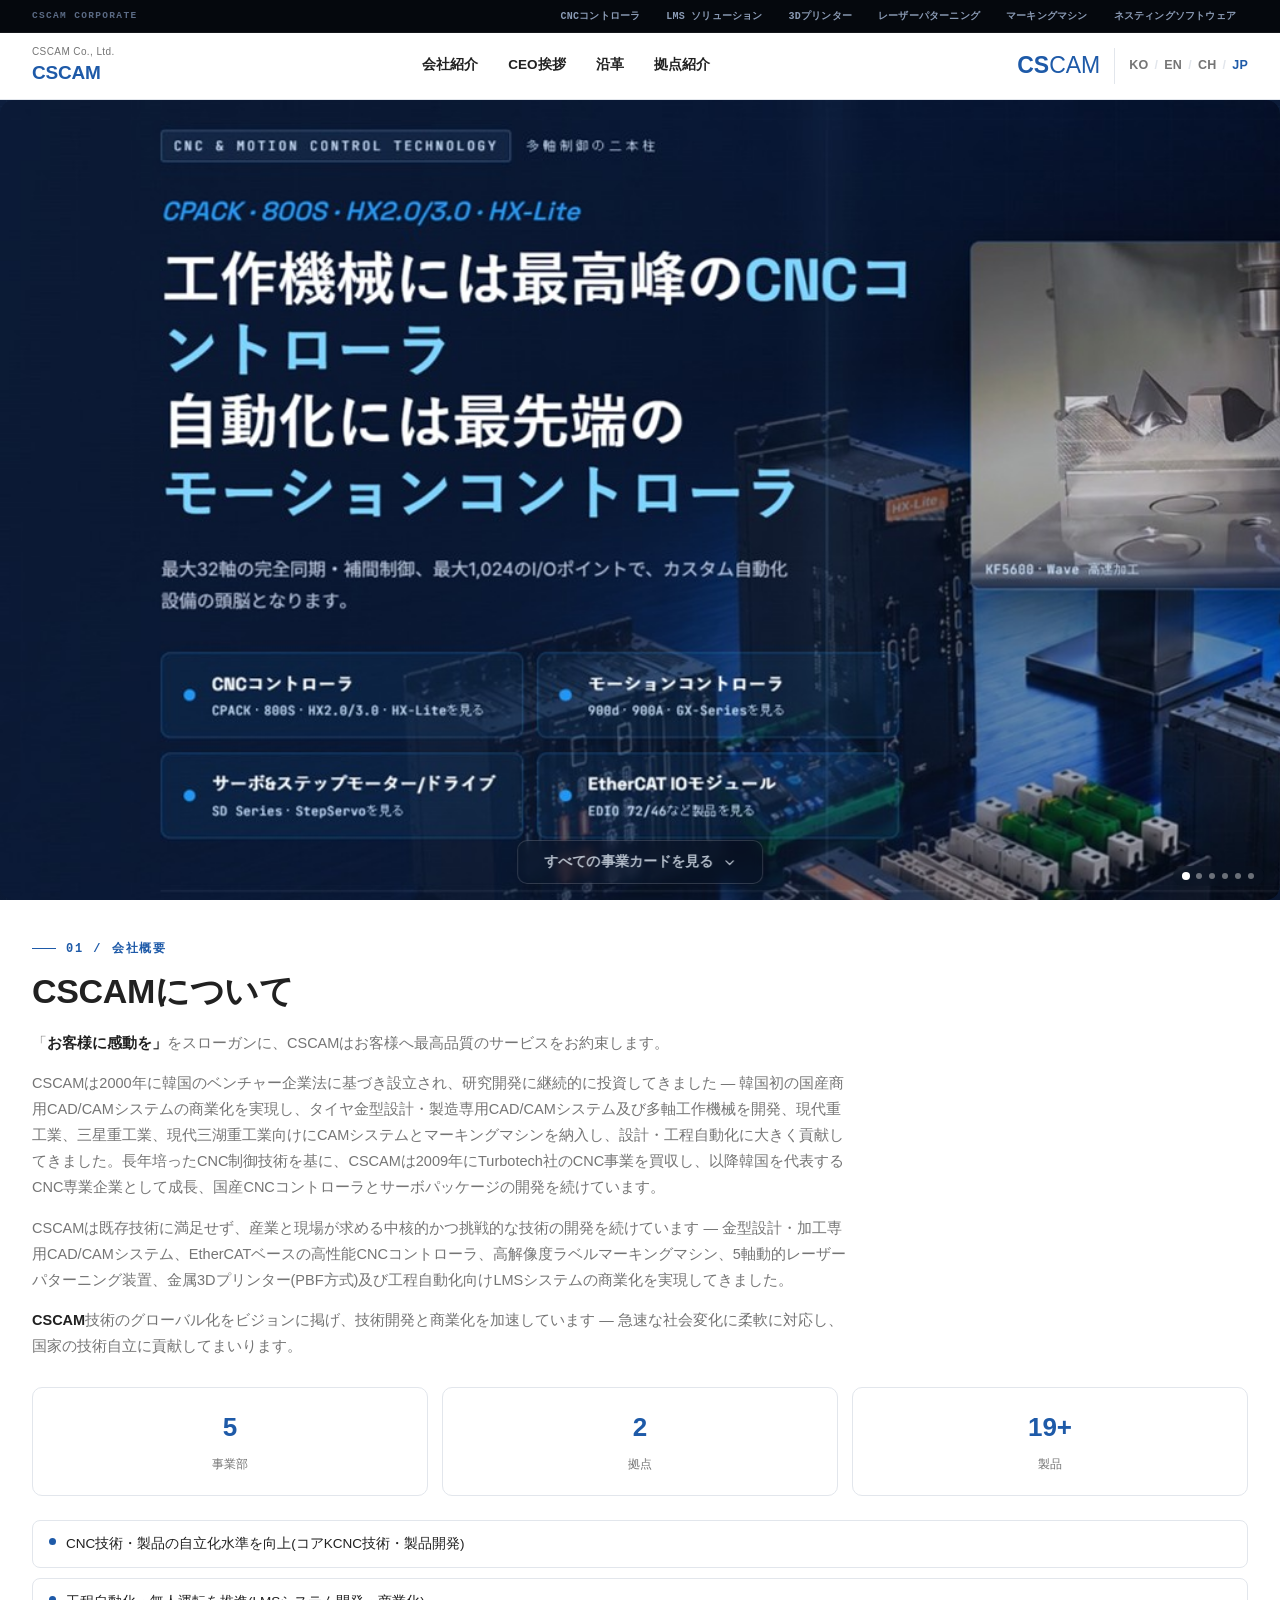
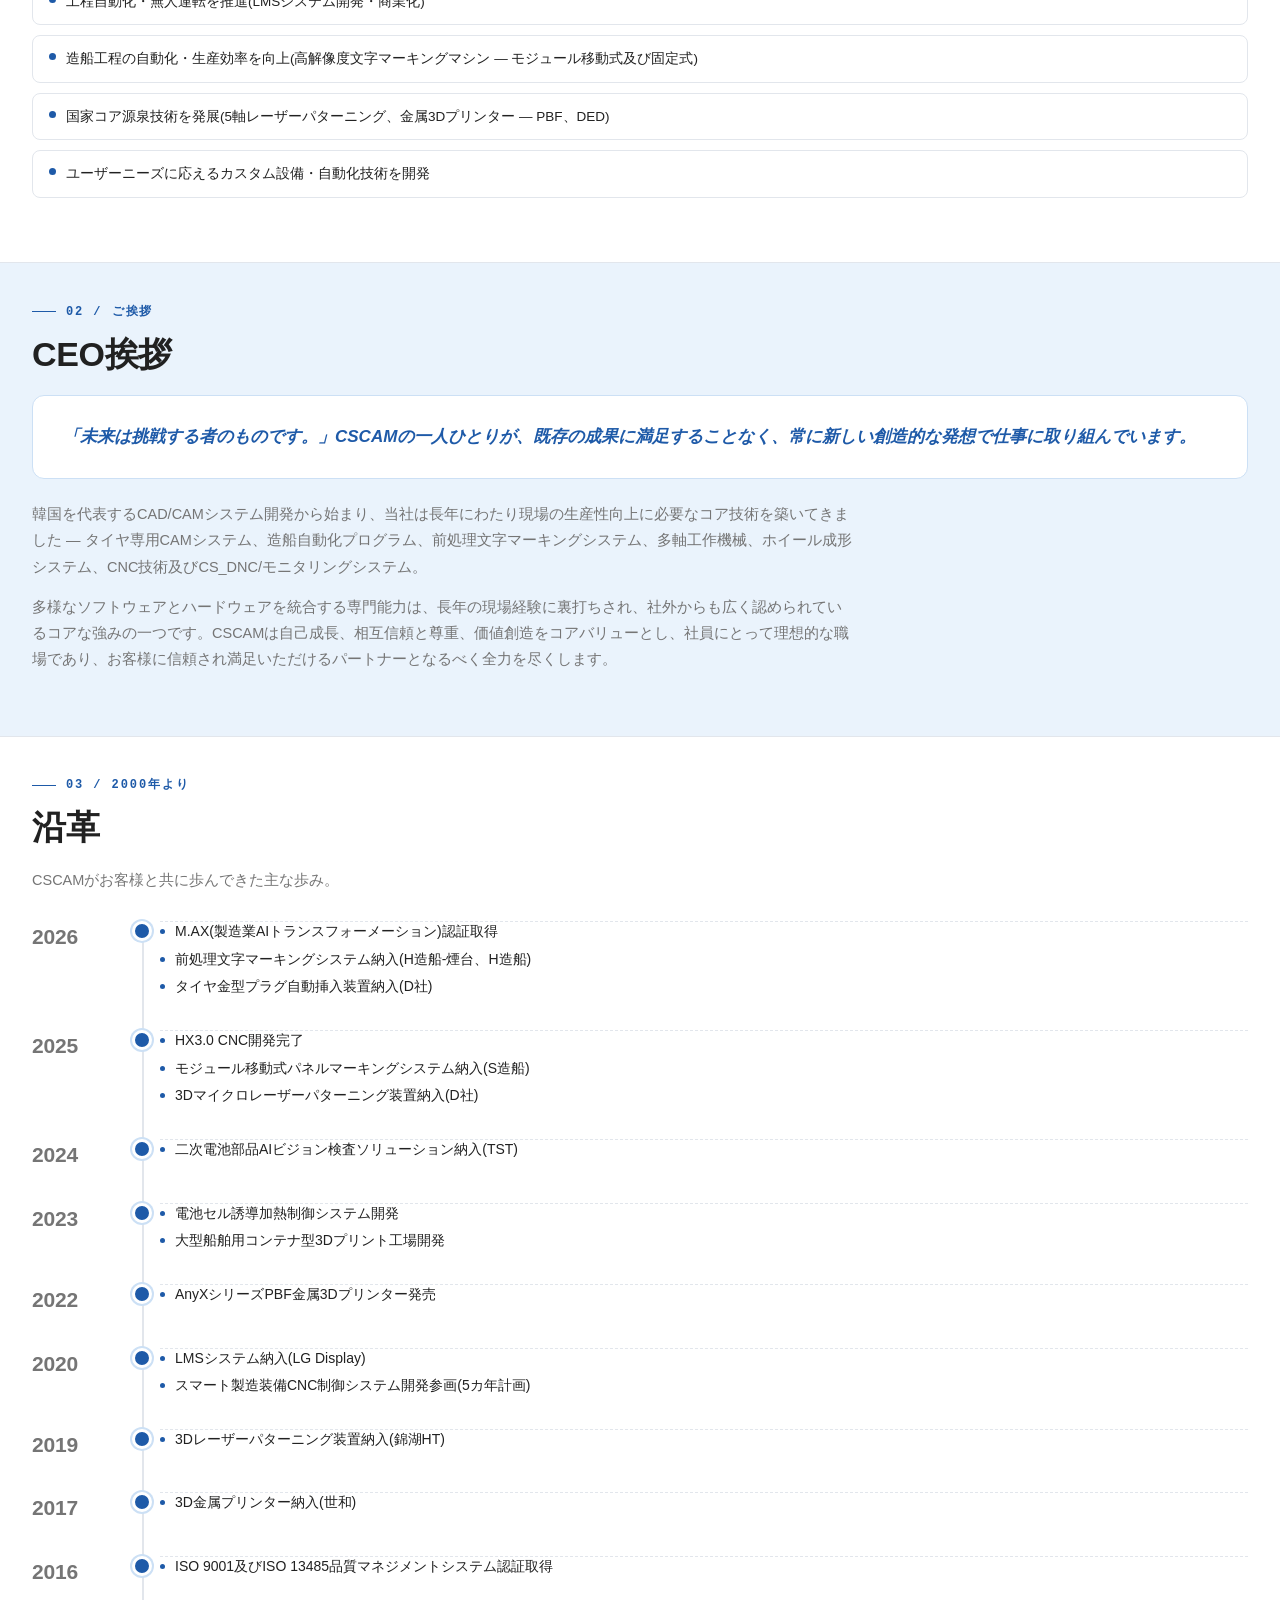
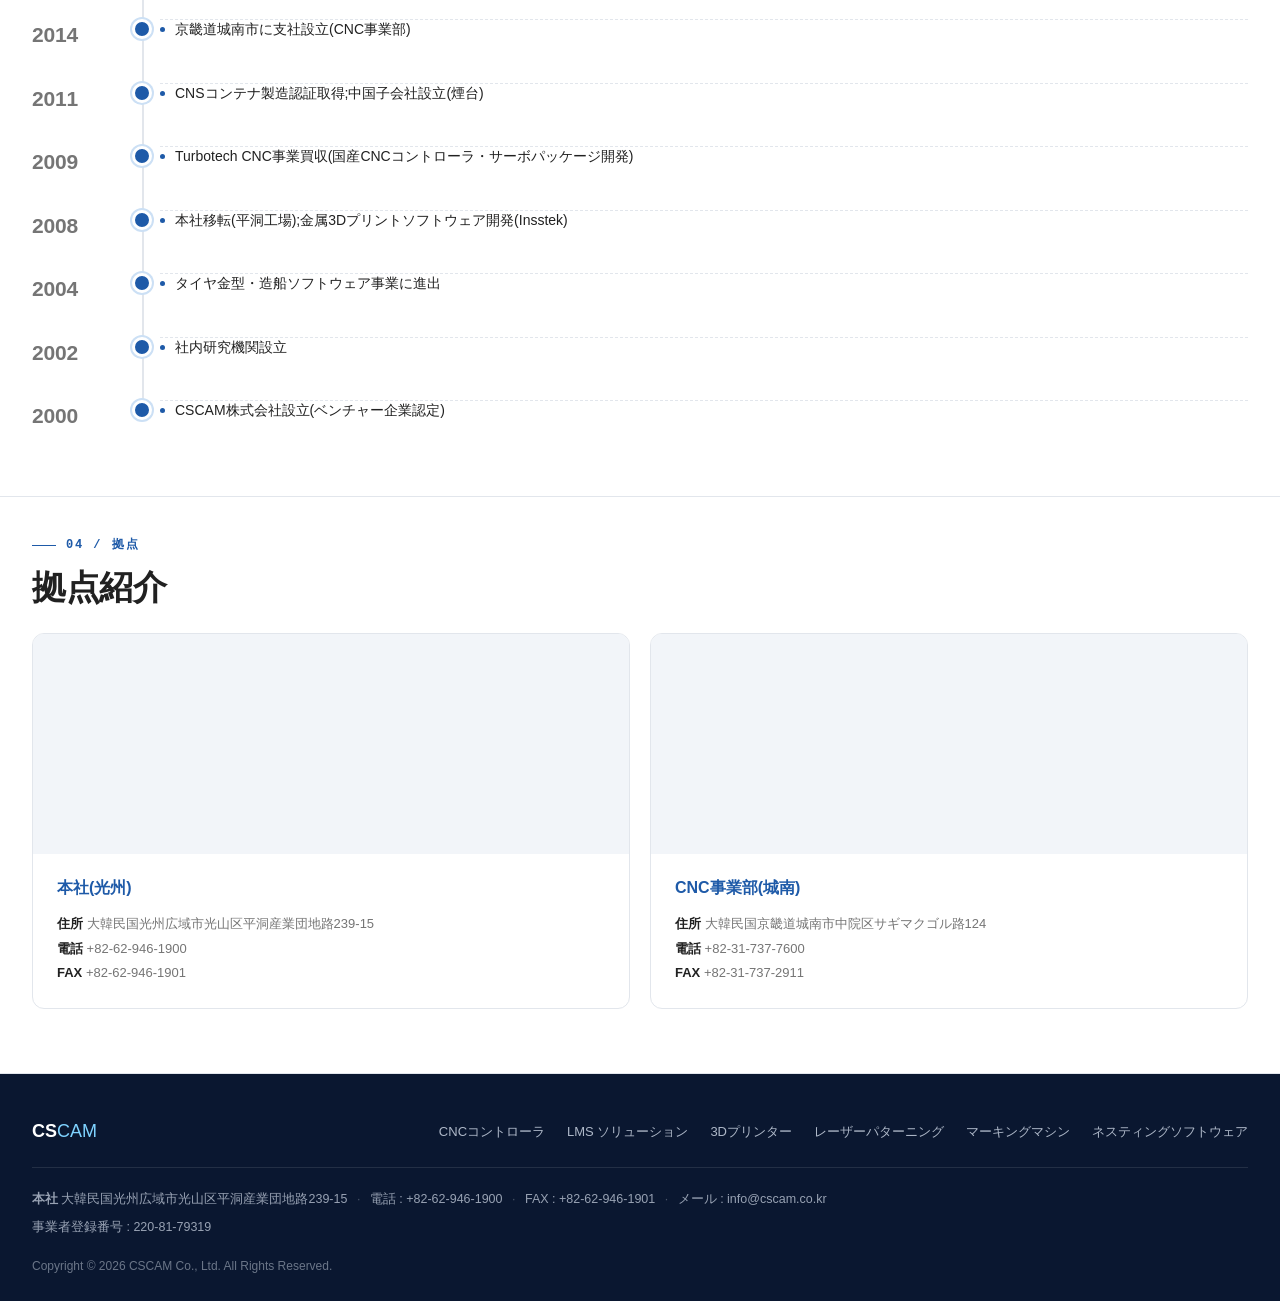
<file: jp/index.html>
<!DOCTYPE html>
<html lang="ja">
<head>
<meta charset="UTF-8">
<meta name="viewport" content="width=device-width, initial-scale=1.0">
<title>CSCAM Co., Ltd. | 精密制御と自動化ソリューション</title>
<meta name="description" content="CSCAM株式会社はCNCコントローラ、LMSリニアモーターシステム、3Dプリンター、レーザーパターニング及びマーキングシステムなど精密制御・自動化技術を自社開発・提供しています。">
<link rel="stylesheet" href="../assets/css/style.css">
</head>
<body>

<div class="family-bar">
  <div class="family-bar-inner">
    <span class="family-bar-label">CSCAM CORPORATE</span>
    <nav class="family-bar-nav">
      <a href="https://cscam.co.kr/cnc/jp/index.html">CNCコントローラ</a>
      <a href="https://cscam.co.kr/lms/jp/index.html">LMS ソリューション</a>
      <a href="https://cscam.co.kr/3dp/?lang=jp">3Dプリンター</a>
      <a href="https://cscam.co.kr/laser/?lang=jp">レーザーパターニング</a>
      <a href="https://cscam.co.kr/marking/?lang=jp">マーキングマシン</a>
      <a href="https://cscam.co.kr/sw/?lang=jp">ネスティングソフトウェア</a>
    </nav>
  </div>
</div>

<header class="site-header">
  <div class="container">
    <a href="index.html" class="logo"><small>CSCAM Co., Ltd.</small><div class="logo-title">CSCAM</div></a>
    <nav class="site-nav">
      <a href="#about">会社紹介</a>
      <a href="#ceo">CEO挨拶</a>
      <a href="#history">沿革</a>
      <a href="#directions">拠点紹介</a>
    </nav>
    <div class="header-right">
      <div class="header-utility">
        <div class="brand-wordmark"><b>CS</b><span>CAM</span></div>
        <div class="brand-divider"></div>
        <div class="lang-switch"><a href="../index.html">KO</a><span class="lang-sep">/</span><a href="../en/index.html">EN</a><span class="lang-sep">/</span><a href="../zh/index.html">CH</a><span class="lang-sep">/</span><a class="active" href="../jp/index.html">JP</a></div>
      </div>
    </div>
  </div>
</header>
<div class="header-spacer"></div>

<section class="hub-hero">
  <div class="container">
    <div class="hero-shift-wrap" id="heroShiftWrap">
      <div class="hero-shift-stage" id="heroShiftStage" aria-hidden="true">
        <a class="hero-shift-card" draggable="false" href="https://cscam.co.kr/cnc/jp/index.html"><img src="../assets/img/card-cnc-jp.jpg" alt="CNC Controller" loading="eager" draggable="false"></a>
        <a class="hero-shift-card" draggable="false" href="https://cscam.co.kr/lms/jp/index.html"><img src="../assets/img/card-lms-jp.jpg" alt="LMS Solution" loading="eager" draggable="false"></a>
        <a class="hero-shift-card" draggable="false" href="https://cscam.co.kr/3dp/?lang=jp"><img src="../assets/img/card-3dp-jp.jpg" alt="3D Printer" loading="eager" draggable="false"></a>
        <a class="hero-shift-card" draggable="false" href="https://cscam.co.kr/laser/?lang=jp"><img src="../assets/img/card-laser-jp.jpg" alt="Laser Patterning" loading="eager" draggable="false"></a>
        <a class="hero-shift-card" draggable="false" href="https://cscam.co.kr/marking/?lang=jp"><img src="../assets/img/card-marking-jp.jpg" alt="Marking Machine" loading="eager" draggable="false"></a>
        <a class="hero-shift-card" draggable="false" href="https://cscam.co.kr/sw/?lang=jp"><img src="../assets/img/card-sw-jp.jpg" alt="SW Solution" loading="eager" draggable="false"></a>
      </div>
      <div class="hero-shift-toggle-row">
        <button type="button" class="division-grid-toggle" id="divisionGridToggle" aria-expanded="false" aria-controls="divisionGridWrap">
          <span class="label">すべての事業カードを見る</span>
          <svg class="chevron" viewBox="0 0 16 16" fill="none" xmlns="http://www.w3.org/2000/svg" aria-hidden="true"><path d="M3.5 6L8 10.5L12.5 6" stroke="currentColor" stroke-width="1.6" stroke-linecap="round" stroke-linejoin="round"/></svg>
        </button>
      </div>
    </div>
  </div>
</section>

<section class="division-grid">
  <div class="container">
    <div class="grid-wrap" id="divisionGridWrap">
    <div class="grid">

      <a class="division-card" href="https://cscam.co.kr/cnc/jp/index.html">
        <div class="thumb">
          <img src="../assets/img/card-cnc-jp.jpg" alt="CNC Controller">
          <div class="tag-row">
            <span class="tag">CNCコントローラ</span>
            <span class="cta">詳しく見る <span class="arrow">→</span></span>
          </div>
        </div>
        <div class="body">
          <p>高精度CNCコントローラ、モーションコントローラ及びサーボ/ステップドライブ — 自社開発の工作機械制御ソリューション。</p>
        </div>
      </a>

      <a class="division-card" href="https://cscam.co.kr/lms/jp/index.html">
        <div class="thumb">
          <img src="../assets/img/card-lms-jp.jpg" alt="LMS Solution">
          <div class="tag-row">
            <span class="tag">LMS リニアモーターシステム</span>
            <span class="cta">詳しく見る <span class="arrow">→</span></span>
          </div>
        </div>
        <div class="body">
          <p>組立・検査ラインに向けた高速高精度キャリア搬送システム — コイル、ドライバ及びEtherCAT通信。</p>
        </div>
      </a>

      <a class="division-card" href="https://cscam.co.kr/3dp/?lang=jp">
        <div class="thumb">
          <img src="../assets/img/card-3dp-jp.jpg" alt="3D Printer">
          <div class="tag-row">
            <span class="tag">3Dプリンター</span>
            <span class="cta">詳しく見る <span class="arrow">→</span></span>
          </div>
        </div>
        <div class="body">
          <p>レーザー制御技術とソフトウェアに基づく金属3Dプリンター — 設計から生産までの精密積層造形。</p>
        </div>
      </a>

      <a class="division-card" href="https://cscam.co.kr/laser/?lang=jp">
        <div class="thumb">
          <img src="../assets/img/card-laser-jp.jpg" alt="Laser Patterning">
          <div class="tag-row">
            <span class="tag">レーザーパターニング</span>
            <span class="cta">詳しく見る <span class="arrow">→</span></span>
          </div>
        </div>
        <div class="body">
          <p>精密パターニング及びマーキング向けの非接触レーザー加工 — 多様な材質に最適化された表面処理。</p>
        </div>
      </a>

      <a class="division-card" href="https://cscam.co.kr/marking/?lang=jp">
        <div class="thumb">
          <img src="../assets/img/card-marking-jp.jpg" alt="Marking Machine">
          <div class="tag-row">
            <span class="tag">マーキングマシン</span>
            <span class="cta">詳しく見る <span class="arrow">→</span></span>
          </div>
        </div>
        <div class="body">
          <p>高解像度文字・2次元コードマーキングシステム — 造船、鉄鋼などの業界向け永久マーキング及びトレーサビリティ。</p>
        </div>
      </a>

      <a class="division-card" href="https://cscam.co.kr/sw/?lang=jp">
        <div class="thumb">
          <img src="../assets/img/card-sw-jp.jpg" alt="SW Solution">
          <div class="tag-row">
            <span class="tag">ネスティングソフトウェア</span>
            <span class="cta">詳しく見る <span class="arrow">→</span></span>
          </div>
        </div>
        <div class="body">
          <p>E-NESTソフトウェアソリューション、造船及び金属加工現場向けの自動ネスティング、図面作成及び切断データ出力に対応。</p>
        </div>
      </a>

    </div>
    </div>
  </div>
</section>

<section id="about" class="about-mega">
  <div class="container">
    <div class="about-eyebrow"><span class="line"></span>01 / 会社概要</div>
    <h2 class="about-h2">CSCAMについて</h2>
    <div class="about-lede">
      <p>「<span class="about-strong">お客様に感動を」</span>をスローガンに、CSCAMはお客様へ最高品質のサービスをお約束します。</p>
      <p>CSCAMは2000年に韓国のベンチャー企業法に基づき設立され、研究開発に継続的に投資してきました — 韓国初の国産商用CAD/CAMシステムの商業化を実現し、タイヤ金型設計・製造専用CAD/CAMシステム及び多軸工作機械を開発、現代重工業、三星重工業、現代三湖重工業向けにCAMシステムとマーキングマシンを納入し、設計・工程自動化に大きく貢献してきました。長年培ったCNC制御技術を基に、CSCAMは2009年にTurbotech社のCNC事業を買収し、以降韓国を代表するCNC専業企業として成長、国産CNCコントローラとサーボパッケージの開発を続けています。</p>
      <p>CSCAMは既存技術に満足せず、産業と現場が求める中核的かつ挑戦的な技術の開発を続けています — 金型設計・加工専用CAD/CAMシステム、EtherCATベースの高性能CNCコントローラ、高解像度ラベルマーキングマシン、5軸動的レーザーパターニング装置、金属3Dプリンター(PBF方式)及び工程自動化向けLMSシステムの商業化を実現してきました。</p>
      <p><span class="about-strong">CSCAM</span>技術のグローバル化をビジョンに掲げ、技術開発と商業化を加速しています — 急速な社会変化に柔軟に対応し、国家の技術自立に貢献してまいります。</p>
    </div>
    <div class="stat-row" style="margin-top:28px;">
      <div class="stat-card"><b>5</b><span>事業部</span></div>
      <div class="stat-card"><b>2</b><span>拠点</span></div>
      <div class="stat-card"><b>19+</b><span>製品</span></div>
    </div>
    <ul class="about-goals">
      <li><span class="dot"></span>CNC技術・製品の自立化水準を向上(コアKCNC技術・製品開発)</li>
      <li><span class="dot"></span>工程自動化・無人運転を推進(LMSシステム開発・商業化)</li>
      <li><span class="dot"></span>造船工程の自動化・生産効率を向上(高解像度文字マーキングマシン — モジュール移動式及び固定式)</li>
      <li><span class="dot"></span>国家コア源泉技術を発展(5軸レーザーパターニング、金属3Dプリンター — PBF、DED)</li>
      <li><span class="dot"></span>ユーザーニーズに応えるカスタム設備・自動化技術を開発</li>
    </ul>
  </div>
</section>

<section id="ceo" class="about-mega ceo-blue">
  <div class="container">
    <div class="about-eyebrow"><span class="line"></span>02 / ご挨拶</div>
    <h2 class="about-h2">CEO挨拶</h2>
    <div class="ceo-quote">「未来は挑戦する者のものです。」CSCAMの一人ひとりが、既存の成果に満足することなく、常に新しい創造的な発想で仕事に取り組んでいます。</div>
    <div class="about-lede" style="margin-top:22px;">
      <p>韓国を代表するCAD/CAMシステム開発から始まり、当社は長年にわたり現場の生産性向上に必要なコア技術を築いてきました — タイヤ専用CAMシステム、造船自動化プログラム、前処理文字マーキングシステム、多軸工作機械、ホイール成形システム、CNC技術及びCS_DNC/モニタリングシステム。</p>
      <p>多様なソフトウェアとハードウェアを統合する専門能力は、長年の現場経験に裏打ちされ、社外からも広く認められているコアな強みの一つです。CSCAMは自己成長、相互信頼と尊重、価値創造をコアバリューとし、社員にとって理想的な職場であり、お客様に信頼され満足いただけるパートナーとなるべく全力を尽くします。</p>
    </div>
  </div>
</section>

<section id="history" class="about-mega">
  <div class="container">
    <div class="about-eyebrow"><span class="line"></span>03 / 2000年より</div>
    <h2 class="about-h2">沿革</h2>
    <p class="about-lede">CSCAMがお客様と共に歩んできた主な歩み。</p>
    <div class="history-timeline">
      <div class="history-row">
        <div class="history-year">2026</div>
        <ul class="history-content">
        <li>M.AX(製造業AIトランスフォーメーション)認証取得</li>
        <li>前処理文字マーキングシステム納入(H造船-煙台、H造船)</li>
        <li>タイヤ金型プラグ自動挿入装置納入(D社)</li>
      </ul>
      </div>
      <div class="history-row">
        <div class="history-year">2025</div>
        <ul class="history-content">
        <li>HX3.0 CNC開発完了</li>
        <li>モジュール移動式パネルマーキングシステム納入(S造船)</li>
        <li>3Dマイクロレーザーパターニング装置納入(D社)</li>
      </ul>
      </div>
      <div class="history-row">
        <div class="history-year">2024</div>
        <ul class="history-content">
        <li>二次電池部品AIビジョン検査ソリューション納入(TST)</li>
      </ul>
      </div>
      <div class="history-row">
        <div class="history-year">2023</div>
        <ul class="history-content">
        <li>電池セル誘導加熱制御システム開発</li>
        <li>大型船舶用コンテナ型3Dプリント工場開発</li>
      </ul>
      </div>
      <div class="history-row">
        <div class="history-year">2022</div>
        <ul class="history-content">
        <li>AnyXシリーズPBF金属3Dプリンター発売</li>
      </ul>
      </div>
      <div class="history-row">
        <div class="history-year">2020</div>
        <ul class="history-content">
        <li>LMSシステム納入(LG Display)</li>
        <li>スマート製造装備CNC制御システム開発参画(5カ年計画)</li>
      </ul>
      </div>
      <div class="history-row">
        <div class="history-year">2019</div>
        <ul class="history-content">
        <li>3Dレーザーパターニング装置納入(錦湖HT)</li>
      </ul>
      </div>
      <div class="history-row">
        <div class="history-year">2017</div>
        <ul class="history-content">
        <li>3D金属プリンター納入(世和)</li>
      </ul>
      </div>
      <div class="history-row">
        <div class="history-year">2016</div>
        <ul class="history-content">
        <li>ISO 9001及びISO 13485品質マネジメントシステム認証取得</li>
      </ul>
      </div>
      <div class="history-row">
        <div class="history-year">2014</div>
        <ul class="history-content">
        <li>京畿道城南市に支社設立(CNC事業部)</li>
      </ul>
      </div>
      <div class="history-row">
        <div class="history-year">2011</div>
        <ul class="history-content">
        <li>CNSコンテナ製造認証取得;中国子会社設立(煙台)</li>
      </ul>
      </div>
      <div class="history-row">
        <div class="history-year">2009</div>
        <ul class="history-content">
        <li>Turbotech CNC事業買収(国産CNCコントローラ・サーボパッケージ開発)</li>
      </ul>
      </div>
      <div class="history-row">
        <div class="history-year">2008</div>
        <ul class="history-content">
        <li>本社移転(平洞工場);金属3Dプリントソフトウェア開発(Insstek)</li>
      </ul>
      </div>
      <div class="history-row">
        <div class="history-year">2004</div>
        <ul class="history-content">
        <li>タイヤ金型・造船ソフトウェア事業に進出</li>
      </ul>
      </div>
      <div class="history-row">
        <div class="history-year">2002</div>
        <ul class="history-content">
        <li>社内研究機関設立</li>
      </ul>
      </div>
      <div class="history-row">
        <div class="history-year">2000</div>
        <ul class="history-content">
        <li>CSCAM株式会社設立(ベンチャー企業認定)</li>
      </ul>
      </div>
    </div>
  </div>
</section>

<section id="directions" class="about-mega">
  <div class="container">
    <div class="about-eyebrow"><span class="line"></span>04 / 拠点</div>
    <h2 class="about-h2">拠点紹介</h2>
    <div class="location-grid">
      <div class="location-card">
        <div class="location-map">
          <iframe src="https://www.google.com/maps/embed?pb=!1m5!3m3!1m2!1s0x357187f1f76574ed%3A0xa519063b2a263651!2z6rSR7KO86rSR7Jet7IucIOq0keyCsOq1rCDtj4nrj5nsgrDri6jroZwgMjM5LTE1!5e0!3m2!1sko!2skr!4v1788947351875!5m2!1sko!2skr" loading="lazy" referrerpolicy="strict-origin-when-cross-origin" title="CSCAM headquarters location"></iframe>
        </div>
        <div class="location-body">
          <h3>本社(光州)</h3>
          <p><b>住所</b> 大韓民国光州広域市光山区平洞産業団地路239-15<br><b>電話</b> +82-62-946-1900<br><b>FAX</b> +82-62-946-1901</p>
        </div>
      </div>
      <div class="location-card">
        <div class="location-map">
          <iframe src="https://www.google.com/maps/embed?pb=!1m5!3m3!1m2!1s0x357ca92fbaa0809d%3A0x1b280c7c7be83026!2z6rK96riw64-EIOyEseuCqOyLnCDspJHsm5Dqtawg7IKs6riw66eJ6rOo66GcIDEyNA!5e0!3m2!1sko!2skr!4v1788947379519!5m2!1sko!2skr" loading="lazy" referrerpolicy="strict-origin-when-cross-origin" title="CSCAM Seongnam CNC Division location"></iframe>
        </div>
        <div class="location-body">
          <h3>CNC事業部(城南)</h3>
          <p><b>住所</b> 大韓民国京畿道城南市中院区サギマクゴル路124<br><b>電話</b> +82-31-737-7600<br><b>FAX</b> +82-31-737-2911</p>
        </div>
      </div>
    </div>
  </div>
</section>

<footer class="site-footer">
<div class="container">
<div class="foot-top">
<div class="foot-logo">CS<span>CAM</span></div>
<nav class="foot-links">
<a href="https://cscam.co.kr/cnc/jp/index.html">CNCコントローラ</a>
<a href="https://cscam.co.kr/lms/jp/index.html">LMS ソリューション</a>
<a href="https://cscam.co.kr/3dp/?lang=jp">3Dプリンター</a>
<a href="https://cscam.co.kr/laser/?lang=jp">レーザーパターニング</a>
<a href="https://cscam.co.kr/marking/?lang=jp">マーキングマシン</a>
<a href="https://cscam.co.kr/sw/?lang=jp">ネスティングソフトウェア</a>
</nav>
</div>
<div class="foot-contact">
<p><strong>本社</strong> 大韓民国光州広域市光山区平洞産業団地路239-15 <span class="sep">·</span> 電話 : +82-62-946-1900 <span class="sep">·</span> FAX : +82-62-946-1901 <span class="sep">·</span> メール : info@cscam.co.kr</p>
<p class="foot-biz">事業者登録番号 : 220-81-79319</p>
</div>
<div class="foot-copy">Copyright © 2026 CSCAM Co., Ltd. All Rights Reserved.</div>
</div>
</footer>

<script>
(function(){
  var btn = document.getElementById("divisionGridToggle");
  var wrap = document.getElementById("divisionGridWrap");
  if (!btn || !wrap) return;
  var label = btn.querySelector(".label");
  var labelOpen = "すべての事業カードを見る";
  var labelClose = "閉じる";
  var open = false;
  var gridSection = wrap.closest(".division-grid");
  btn.addEventListener("click", function(){
    open = !open;
    btn.setAttribute("aria-expanded", open ? "true" : "false");
    if (gridSection) gridSection.classList.toggle("is-open", open);
    if (label) label.textContent = open ? labelClose : labelOpen;
    if (open) {
      wrap.style.maxHeight = wrap.scrollHeight + "px";
    } else {
      wrap.style.maxHeight = "0px";
    }
  });
  window.addEventListener("resize", function(){
    if (open) wrap.style.maxHeight = wrap.scrollHeight + "px";
  });
})();
</script>
<script>
(function(){
  // 연속으로 흐르지 않고, 중앙 카드 1개만 최대 크기로 보여주다가 일정 시간 뒤
  // 다음 카드로 "교체(shift)"되는 방식. 좌/우에 다른 카드가 겹쳐 보이지 않도록
  // 중앙이 아닌 카드는 전부 같은 자리에서 작게 접힌 채 숨어 있음(단순 크로스페이드).
  var wrap = document.getElementById("heroShiftWrap");
  var stage = document.getElementById("heroShiftStage");
  if (!wrap || !stage) return;
  if (window.matchMedia && window.matchMedia("(prefers-reduced-motion: reduce)").matches) return;

  var cards = Array.prototype.slice.call(stage.children);
  var n = cards.length;
  if (n < 2) return;
  var current = 0;
  var holdMs = 1500; // 중앙에 완전히 도착한 뒤 정지 상태로 유지되는 시간
  var transitionMs = 750; // CSS transition 시간(assets/css/style.css의 .hero-shift-card transition과 일치, 관성 곡선)
  var autoTimer = null;

  // 전체 6장 중 지금 몇 번째 이미지인지 보여주는 점(dot) 표시
  var dotsWrap = document.createElement("div");
  dotsWrap.className = "hero-shift-dots";
  var dotEls = cards.map(function(_, i){
    var d = document.createElement("span");
    d.className = "dot";
    dotsWrap.appendChild(d);
    return d;
  });
  wrap.appendChild(dotsWrap);
  function updateDots(){
    dotEls.forEach(function(d, i){ d.classList.toggle("active", i === current); });
  }

  function render(){
    // 최초 진입 시에만 사용: 애니메이션 없이 현재 카드를 중앙에, 나머지는 오른쪽 대기 상태로 배치
    cards.forEach(function(card, i){
      card.classList.remove("pos-center", "pos-left", "pos-right");
      card.classList.add(i === current ? "pos-center" : "pos-right");
    });
    updateDots();
  }

  function scheduleAuto(){
    clearTimeout(autoTimer);
    autoTimer = setTimeout(function(){
      shift(1); // 입력이 없을 때는 항상 정방향으로 자동 진행
    }, holdMs + transitionMs);
  }

  function shift(dir){
    // dir>0(정방향): 기존 카드는 왼쪽으로 빠져나가고, 다음 카드는 오른쪽에서 날아들어옴
    // dir<0(역방향/역드래그): 반대로 기존 카드는 오른쪽으로, 다음 카드는 왼쪽에서 날아들어옴
    var prevIdx = current;
    current = (current + dir + n) % n;
    var prevCard = cards[prevIdx];
    var nextCard = cards[current];
    if (prevCard === nextCard) return; // 카드가 1장뿐인 경우 안전장치

    prevCard.classList.remove("pos-center");
    prevCard.classList.add(dir > 0 ? "pos-left" : "pos-right");

    // 들어오는 카드를 진행 방향 쪽에 트랜지션 없이 순간이동시킨 뒤, 다음 프레임에 중앙으로 슬라이드 인
    nextCard.classList.remove("pos-left", "pos-right", "pos-center");
    nextCard.classList.add("no-transition");
    nextCard.classList.add(dir > 0 ? "pos-right" : "pos-left");
    void nextCard.offsetWidth; // 강제 리플로우로 위치를 즉시 반영
    nextCard.classList.remove("no-transition", "pos-left", "pos-right");
    nextCard.classList.add("pos-center");
    updateDots();

    scheduleAuto(); // 수동으로 넘긴 경우에도 여기서부터 다시 1.5초 자동 타이머 재시작
  }

  render();
  scheduleAuto();

  // 마우스 드래그 / 터치 스와이프로 원하는 방향으로 한 칸씩 넘기기
  var DRAG_THRESHOLD = 40; // 이 이상 움직이면 스와이프로 인정(px)
  var TAP_THRESHOLD = 8;   // 이 이하 움직임은 그냥 클릭(카드 링크 이동)으로 처리
  var startX = null, dragging = false, moved = false, suppressClick = false, capturedId = null;

  wrap.addEventListener("pointerdown", function(e){
    if (e.pointerType === "mouse" && e.button !== 0) return;
    startX = e.clientX;
    dragging = true;
    moved = false;
    // 포인터 캡처는 "실제로 드래그로 확정된 순간"에만 걸어야 함.
    // pointerdown에서 바로 캡처하면 일부 브라우저에서 단순 클릭(카드 링크 이동)까지 막혀버림.
  });
  wrap.addEventListener("pointermove", function(e){
    if (!dragging) return;
    if (!moved && Math.abs(e.clientX - startX) > TAP_THRESHOLD) {
      moved = true;
      wrap.classList.add("is-dragging");
      if (wrap.setPointerCapture) {
        try { wrap.setPointerCapture(e.pointerId); capturedId = e.pointerId; } catch(err) {}
      }
    }
  });
  function endDrag(e){
    if (!dragging) return;
    dragging = false;
    wrap.classList.remove("is-dragging");
    if (capturedId !== null && wrap.releasePointerCapture) {
      try { wrap.releasePointerCapture(capturedId); } catch(err) {}
      capturedId = null;
    }
    var dx = (e.clientX != null ? e.clientX : startX) - startX;
    if (Math.abs(dx) >= DRAG_THRESHOLD) {
      suppressClick = true;
      shift(dx < 0 ? 1 : -1); // 왼쪽으로 스와이프: 다음 카드, 오른쪽으로 스와이프: 이전 카드
    }
  }
  wrap.addEventListener("pointerup", endDrag);
  wrap.addEventListener("pointercancel", function(){ dragging = false; wrap.classList.remove("is-dragging"); });
  // 드래그로 판정된 동작 직후에는 카드 링크로 바로 이동하지 않도록 클릭을 한 번 막음
  stage.addEventListener("click", function(e){
    if (suppressClick) { e.preventDefault(); e.stopPropagation(); suppressClick = false; }
  }, true);
})();
</script>
<script>
(function(){
  window.cscamLocalNavFix = true;
  var isLocal = location.protocol === "file:";
  var isGhPages = location.hostname === "cih2000.github.io";
  if (!isLocal && !isGhPages) return;
  var GH = "https://cih2000.github.io";
  var map = {
    "https://cscam.co.kr/cnc/jp/index.html": { local: "../../cscam-cnc/jp/index.html", gh: GH + "/cscam-cnc/jp/index.html" },
    "https://cscam.co.kr/lms/jp/index.html": { local: "../../cscam-lms/jp/index.html", gh: GH + "/cscam-lms/jp/index.html" },
    "https://cscam.co.kr/3dp/?lang=jp": { local: "../../cscam-3dp/index.html?lang=jp", gh: GH + "/cscam-3dp/index.html?lang=jp" },
    "https://cscam.co.kr/laser/?lang=jp": { local: "../../cscam-engraving/index.html?lang=jp", gh: GH + "/cscam-engraving/index.html?lang=jp" },
    "https://cscam.co.kr/marking/?lang=jp": { local: "../../cscam-marking/index.html?lang=jp", gh: GH + "/cscam-marking/index.html?lang=jp" },
    "https://cscam.co.kr/sw/?lang=jp": { local: "../../cscam-sw/index.html?lang=jp", gh: GH + "/cscam-sw/index.html?lang=jp" }
  };
  document.querySelectorAll(".division-card, .family-bar-nav a, .hero-shift-card").forEach(function(a){
    var href = a.getAttribute("href");
    var entry = map[href];
    if (entry) a.setAttribute("href", isLocal ? entry.local : entry.gh);
  });
})();
</script>
<script>
(function(){
  if (window.cscamProdNavFixInstalled) return;
  window.cscamProdNavFixInstalled = true;
  function cscamProdNavFixApply(){
    var host = location.hostname;
    var isProdRoot = (host === "www.cscam.co.kr" || host === "cscam.co.kr");
    if (!isProdRoot) return;
    var domainMap = {
      "cscam.co.kr": "",
      "www.cscam.co.kr": "",
      "cnc.cscam.co.kr": "/cnc",
      "lms.cscam.co.kr": "/lms",
      "3dp.cscam.co.kr": "/3dp",
      "laser.cscam.co.kr": "/laser",
      "marking.cscam.co.kr": "/marking",
      "sw.cscam.co.kr": "/sw"
    };
    document.querySelectorAll("a[href]").forEach(function(a){
      var href = a.getAttribute("href");
      if (!href || !/^https?:\/\//i.test(href)) return;
      var u;
      try { u = new URL(href); } catch(e) { return; }
      if (!Object.prototype.hasOwnProperty.call(domainMap, u.hostname)) return;
      var prefix = domainMap[u.hostname];
      var newHref = prefix + u.pathname + u.search + u.hash;
      if (newHref === "") newHref = "/";
      a.setAttribute("href", newHref);
    });
  }
  cscamProdNavFixApply();
  window.addEventListener("load", cscamProdNavFixApply);
})();
</script>
<script>
// 모바일망 안정화: CNC/LMS/3DP/레이저/마킹/SW/허브 간 서브도메인 이동 링크는
// 일부 모바일 통신사 환경에서 캐시된 오류 응답이나 순간적인 DNS/프록시 문제로
// 첫 클릭에 깨진 화면이 뜨는 경우가 있음. 실제 이동 전에 캐시를 무시한 확인
// 요청을 한 번 보내고, 진짜 네트워크 오류일 때만 한 번 더 재시도한 뒤,
// 캐시 우회용 파라미터를 붙여 이동시켜 오래된 캐시 응답을 다시 받지 않도록 함.
(function(){
  if (window.cscamSafeCrossNavInstalled) return;
  window.cscamSafeCrossNavInstalled = true;
  var CSCAM_DOMAINS = {
    "cscam.co.kr":1, "www.cscam.co.kr":1, "cnc.cscam.co.kr":1, "lms.cscam.co.kr":1,
    "3dp.cscam.co.kr":1, "laser.cscam.co.kr":1, "marking.cscam.co.kr":1, "sw.cscam.co.kr":1
  };
  function isCrossSiteLink(a){
    if (!a) return false;
    var raw = a.getAttribute("href") || "";
    if (!/^https?:\/\//i.test(raw)) return false;
    var u;
    try { u = new URL(a.href); } catch(e) { return false; }
    return !!CSCAM_DOMAINS[u.hostname] && u.hostname !== location.hostname;
  }
  function bustUrl(href){
    var sep = href.indexOf("?") === -1 ? "?" : "&";
    return href + sep + "_r=" + Date.now();
  }
  function handleClick(e){
    var a = e.currentTarget;
    if (!isCrossSiteLink(a)) return;
    e.preventDefault();
    var href = a.href;
    var target = a.target;
    function go(){
      var dest = bustUrl(href);
      if (target === "_blank") { window.open(dest, "_blank"); } else { location.href = dest; }
    }
    try {
      fetch(href, { mode: "no-cors", cache: "no-store" }).then(go).catch(function(){
        setTimeout(function(){
          fetch(href, { mode: "no-cors", cache: "no-store" }).then(go).catch(go);
        }, 600);
      });
    } catch(err) { go(); }
  }
  function install(){
    document.querySelectorAll("a[href]").forEach(function(a){
      if (a.__cscamSafeNavBound) return;
      if (!isCrossSiteLink(a)) return;
      a.__cscamSafeNavBound = true;
      a.addEventListener("click", handleClick);
    });
  }
  if (document.readyState === "loading") {
    document.addEventListener("DOMContentLoaded", install);
  } else {
    install();
  }
  window.addEventListener("load", install);
})();
</script>
</body>
</html>
</file>
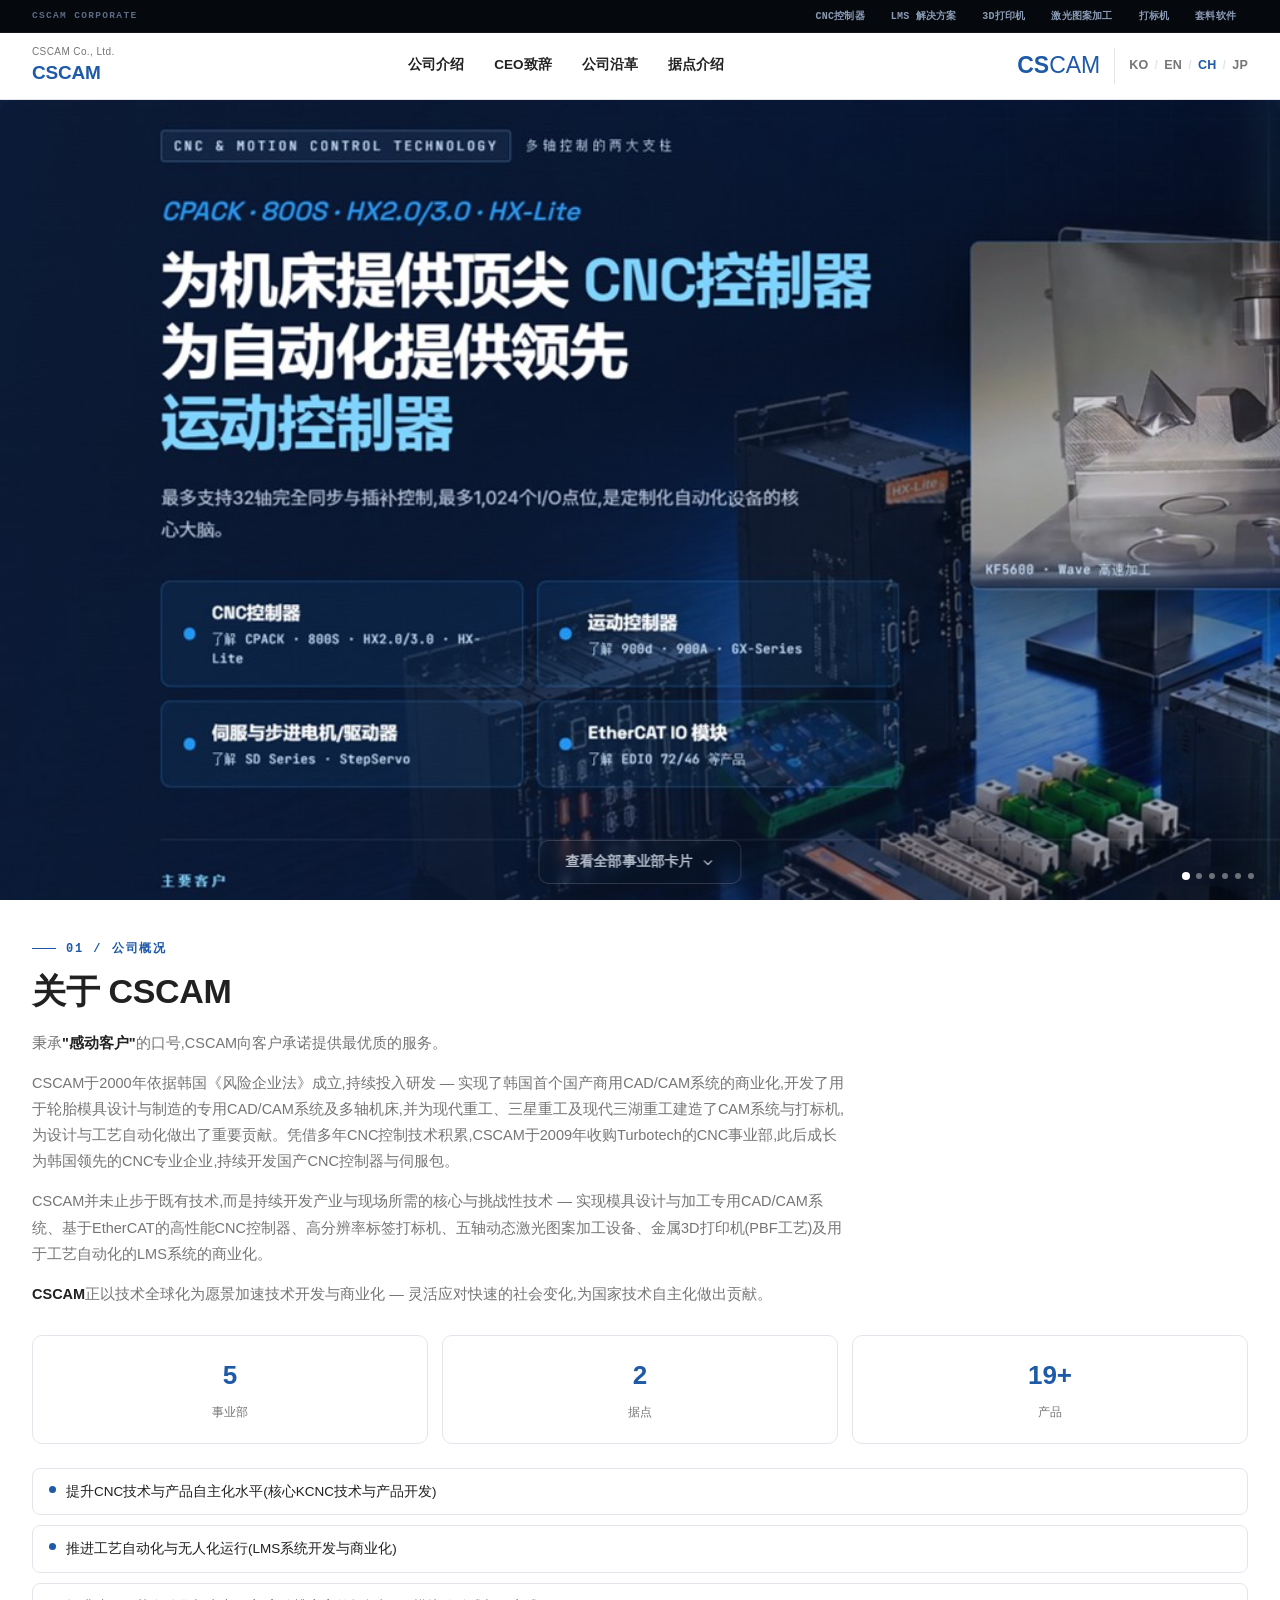
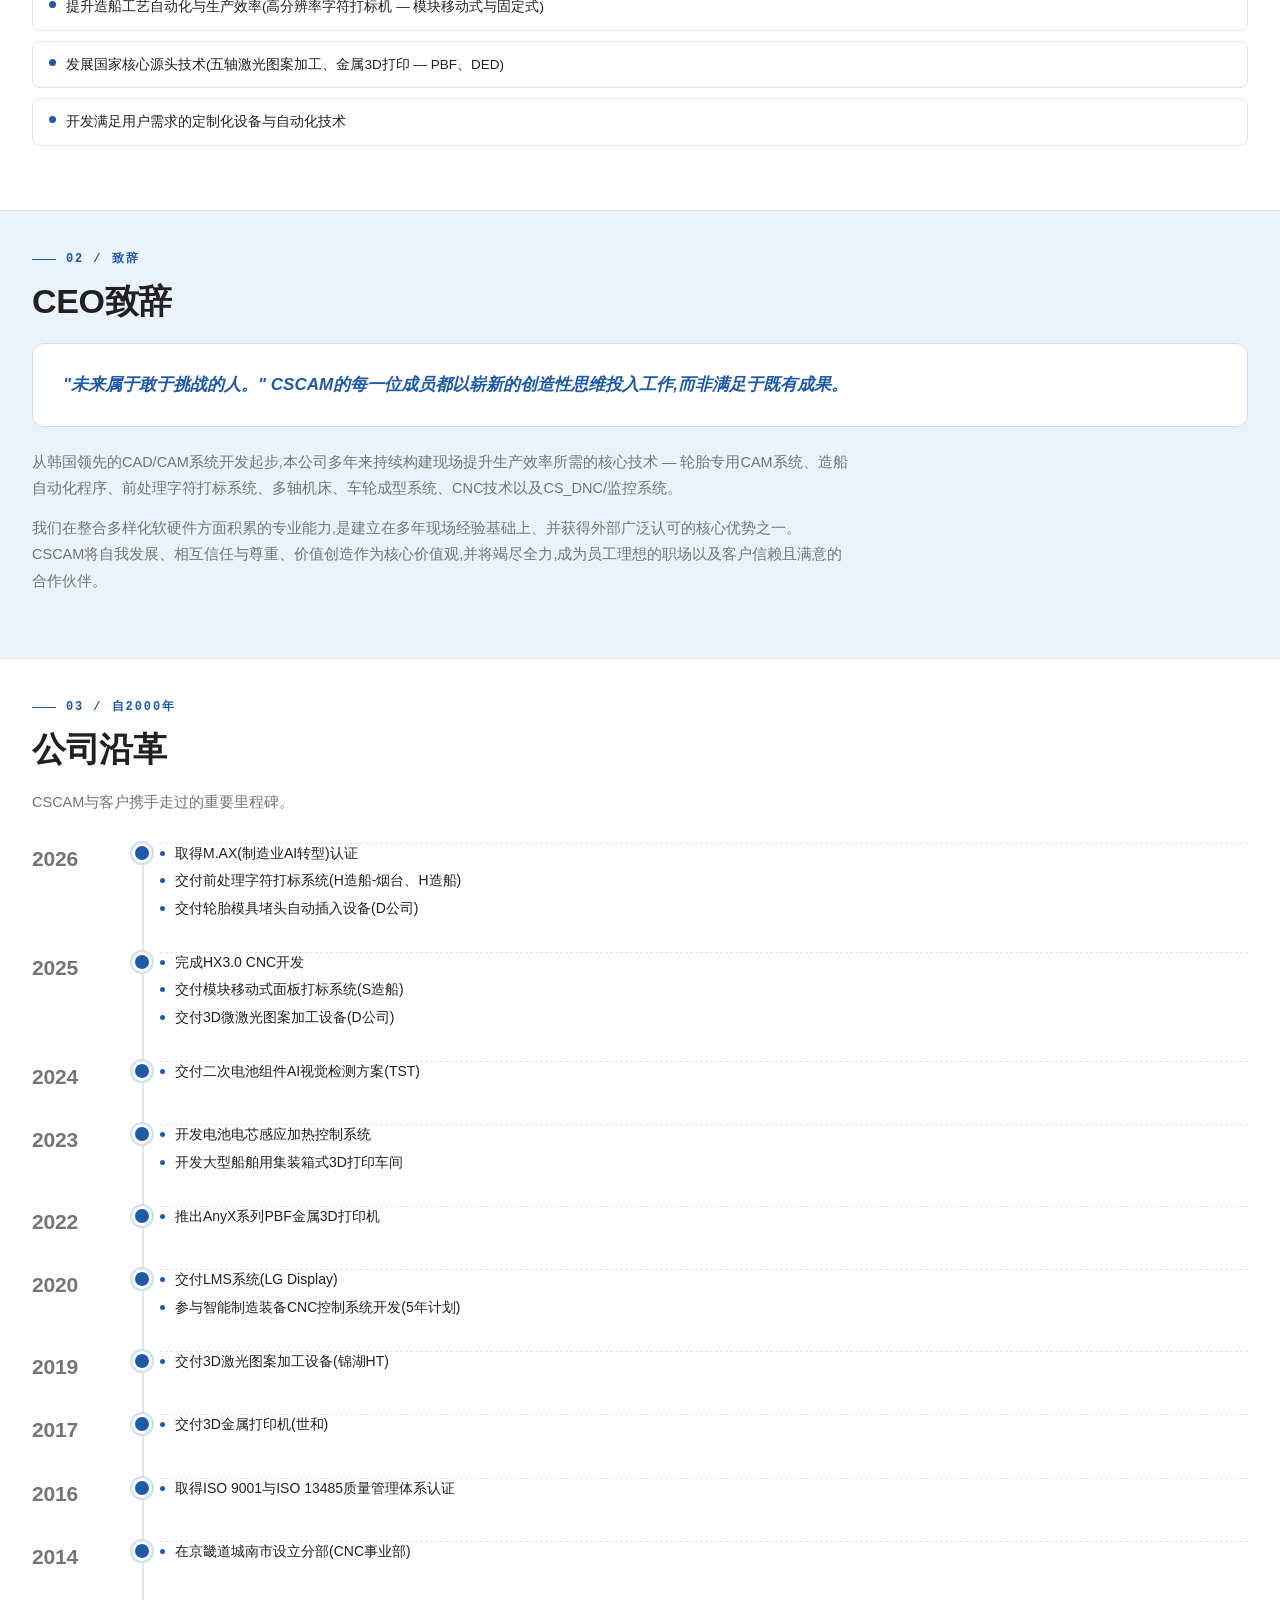
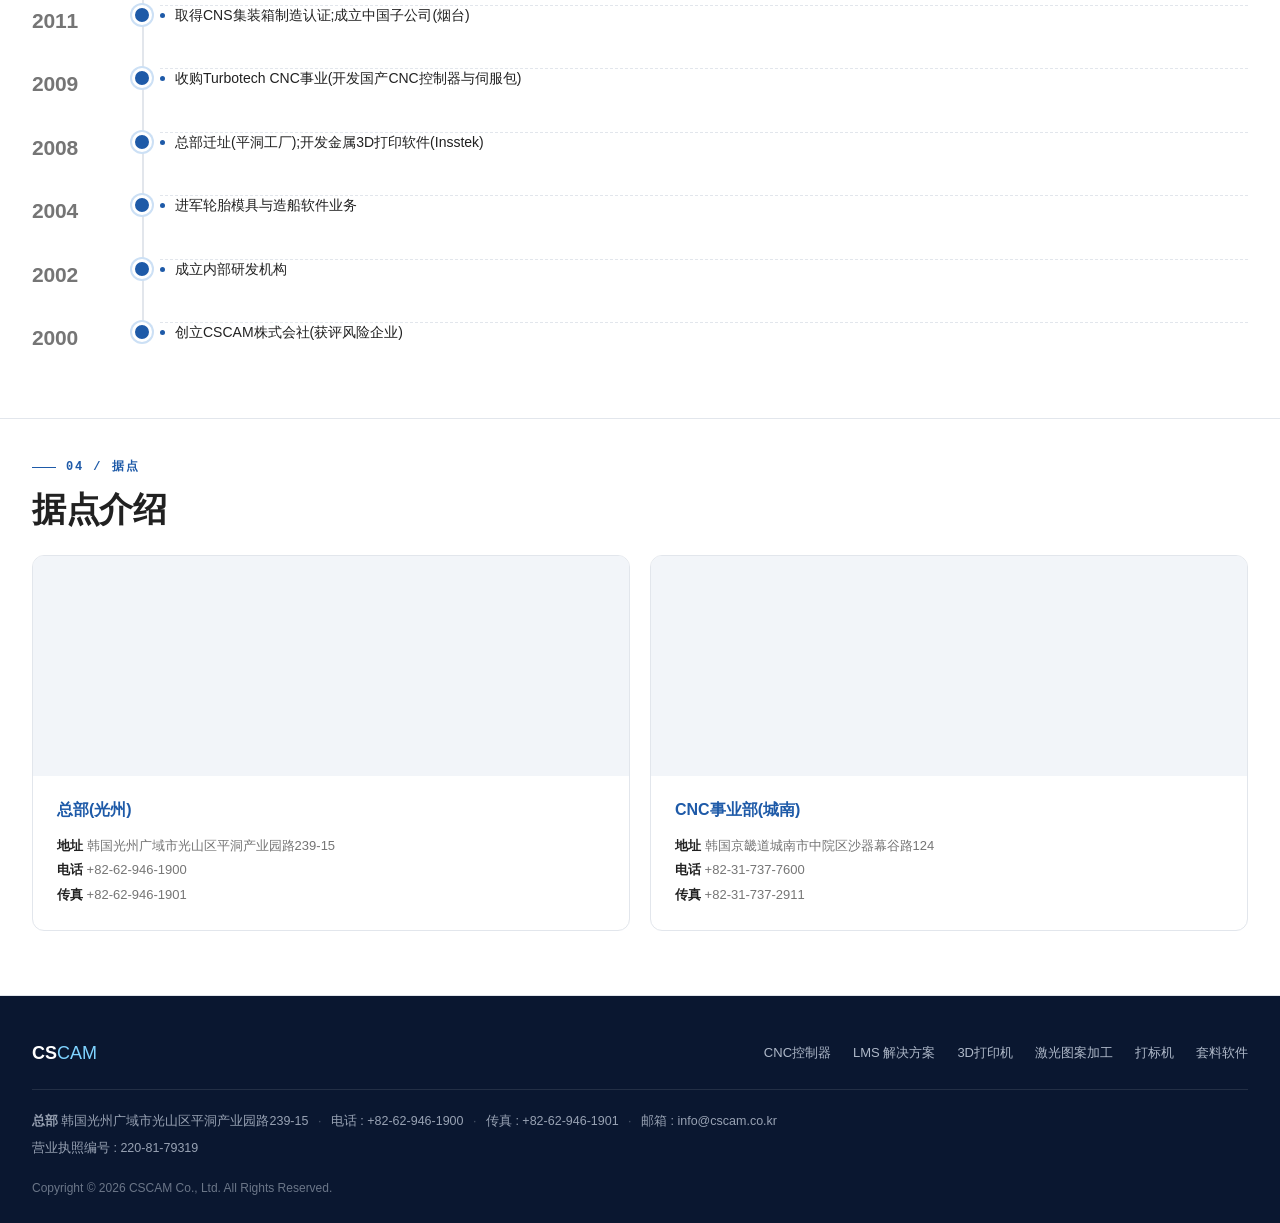
<file: zh/index.html>
<!DOCTYPE html>
<html lang="zh">
<head>
<meta charset="UTF-8">
<meta name="viewport" content="width=device-width, initial-scale=1.0">
<title>CSCAM Co., Ltd. | 精密控制与自动化解决方案</title>
<meta name="description" content="CSCAM株式会社研发并提供CNC控制器、LMS直线电机系统、3D打印机、激光图案加工及打标系统等精密控制与自动化技术。">
<link rel="stylesheet" href="../assets/css/style.css">
</head>
<body>

<div class="family-bar">
  <div class="family-bar-inner">
    <span class="family-bar-label">CSCAM CORPORATE</span>
    <nav class="family-bar-nav">
      <a href="https://cscam.co.kr/cnc/zh/index.html">CNC控制器</a>
      <a href="https://cscam.co.kr/lms/zh/index.html">LMS 解决方案</a>
      <a href="https://cscam.co.kr/3dp/?lang=zh">3D打印机</a>
      <a href="https://cscam.co.kr/laser/?lang=zh">激光图案加工</a>
      <a href="https://cscam.co.kr/marking/?lang=zh">打标机</a>
      <a href="https://cscam.co.kr/sw/?lang=zh">套料软件</a>
    </nav>
  </div>
</div>

<header class="site-header">
  <div class="container">
    <a href="index.html" class="logo"><small>CSCAM Co., Ltd.</small><div class="logo-title">CSCAM</div></a>
    <nav class="site-nav">
      <a href="#about">公司介绍</a>
      <a href="#ceo">CEO致辞</a>
      <a href="#history">公司沿革</a>
      <a href="#directions">据点介绍</a>
    </nav>
    <div class="header-right">
      <div class="header-utility">
        <div class="brand-wordmark"><b>CS</b><span>CAM</span></div>
        <div class="brand-divider"></div>
        <div class="lang-switch"><a href="../index.html">KO</a><span class="lang-sep">/</span><a href="../en/index.html">EN</a><span class="lang-sep">/</span><a class="active" href="../zh/index.html">CH</a><span class="lang-sep">/</span><a href="../jp/index.html">JP</a></div>
      </div>
    </div>
  </div>
</header>
<div class="header-spacer"></div>

<section class="hub-hero">
  <div class="container">
    <div class="hero-shift-wrap" id="heroShiftWrap">
      <div class="hero-shift-stage" id="heroShiftStage" aria-hidden="true">
        <a class="hero-shift-card" draggable="false" href="https://cscam.co.kr/cnc/zh/index.html"><img src="../assets/img/card-cnc-zh.jpg" alt="CNC Controller" loading="eager" draggable="false"></a>
        <a class="hero-shift-card" draggable="false" href="https://cscam.co.kr/lms/zh/index.html"><img src="../assets/img/card-lms-zh.jpg" alt="LMS Solution" loading="eager" draggable="false"></a>
        <a class="hero-shift-card" draggable="false" href="https://cscam.co.kr/3dp/?lang=zh"><img src="../assets/img/card-3dp-zh.jpg" alt="3D Printer" loading="eager" draggable="false"></a>
        <a class="hero-shift-card" draggable="false" href="https://cscam.co.kr/laser/?lang=zh"><img src="../assets/img/card-laser-zh.jpg" alt="Laser Patterning" loading="eager" draggable="false"></a>
        <a class="hero-shift-card" draggable="false" href="https://cscam.co.kr/marking/?lang=zh"><img src="../assets/img/card-marking-zh.jpg" alt="Marking Machine" loading="eager" draggable="false"></a>
        <a class="hero-shift-card" draggable="false" href="https://cscam.co.kr/sw/?lang=zh"><img src="../assets/img/card-sw-zh.jpg" alt="SW Solution" loading="eager" draggable="false"></a>
      </div>
      <div class="hero-shift-toggle-row">
        <button type="button" class="division-grid-toggle" id="divisionGridToggle" aria-expanded="false" aria-controls="divisionGridWrap">
          <span class="label">查看全部事业部卡片</span>
          <svg class="chevron" viewBox="0 0 16 16" fill="none" xmlns="http://www.w3.org/2000/svg" aria-hidden="true"><path d="M3.5 6L8 10.5L12.5 6" stroke="currentColor" stroke-width="1.6" stroke-linecap="round" stroke-linejoin="round"/></svg>
        </button>
      </div>
    </div>
  </div>
</section>

<section class="division-grid">
  <div class="container">
    <div class="grid-wrap" id="divisionGridWrap">
    <div class="grid">

      <a class="division-card" href="https://cscam.co.kr/cnc/zh/index.html">
        <div class="thumb">
          <img src="../assets/img/card-cnc-zh.jpg" alt="CNC Controller">
          <div class="tag-row">
            <span class="tag">CNC控制器</span>
            <span class="cta">了解更多 <span class="arrow">→</span></span>
          </div>
        </div>
        <div class="body">
          <p>高精度CNC控制器、运动控制器及伺服/步进驱动器 — 自主研发的机床控制解决方案。</p>
        </div>
      </a>

      <a class="division-card" href="https://cscam.co.kr/lms/zh/index.html">
        <div class="thumb">
          <img src="../assets/img/card-lms-zh.jpg" alt="LMS Solution">
          <div class="tag-row">
            <span class="tag">LMS 直线电机系统</span>
            <span class="cta">了解更多 <span class="arrow">→</span></span>
          </div>
        </div>
        <div class="body">
          <p>面向组装与检测产线的高速高精度载具搬送系统 — 线圈、驱动器及EtherCAT通信。</p>
        </div>
      </a>

      <a class="division-card" href="https://cscam.co.kr/3dp/?lang=zh">
        <div class="thumb">
          <img src="../assets/img/card-3dp-zh.jpg" alt="3D Printer">
          <div class="tag-row">
            <span class="tag">3D打印机</span>
            <span class="cta">了解更多 <span class="arrow">→</span></span>
          </div>
        </div>
        <div class="body">
          <p>基于激光控制技术与软件的金属3D打印机 — 从设计到生产的精密增材制造。</p>
        </div>
      </a>

      <a class="division-card" href="https://cscam.co.kr/laser/?lang=zh">
        <div class="thumb">
          <img src="../assets/img/card-laser-zh.jpg" alt="Laser Patterning">
          <div class="tag-row">
            <span class="tag">激光图案加工</span>
            <span class="cta">了解更多 <span class="arrow">→</span></span>
          </div>
        </div>
        <div class="body">
          <p>用于精密图案加工与打标的非接触式激光加工 — 针对多种材质的优化表面处理。</p>
        </div>
      </a>

      <a class="division-card" href="https://cscam.co.kr/marking/?lang=zh">
        <div class="thumb">
          <img src="../assets/img/card-marking-zh.jpg" alt="Marking Machine">
          <div class="tag-row">
            <span class="tag">打标机</span>
            <span class="cta">了解更多 <span class="arrow">→</span></span>
          </div>
        </div>
        <div class="body">
          <p>高分辨率字符与二维矩阵码打标系统 — 面向造船、钢铁等行业的永久性打标与追溯。</p>
        </div>
      </a>

      <a class="division-card" href="https://cscam.co.kr/sw/?lang=zh">
        <div class="thumb">
          <img src="../assets/img/card-sw-zh.jpg" alt="SW Solution">
          <div class="tag-row">
            <span class="tag">套料软件</span>
            <span class="cta">了解更多 <span class="arrow">→</span></span>
          </div>
        </div>
        <div class="body">
          <p>E-NEST软件解决方案,涵盖面向造船与金属加工现场的自动套料、图纸绘制及切割数据输出。</p>
        </div>
      </a>

    </div>
    </div>
  </div>
</section>

<section id="about" class="about-mega">
  <div class="container">
    <div class="about-eyebrow"><span class="line"></span>01 / 公司概况</div>
    <h2 class="about-h2">关于 CSCAM</h2>
    <div class="about-lede">
      <p>秉承<span class="about-strong">"感动客户"</span>的口号,CSCAM向客户承诺提供最优质的服务。</p>
      <p>CSCAM于2000年依据韩国《风险企业法》成立,持续投入研发 — 实现了韩国首个国产商用CAD/CAM系统的商业化,开发了用于轮胎模具设计与制造的专用CAD/CAM系统及多轴机床,并为现代重工、三星重工及现代三湖重工建造了CAM系统与打标机,为设计与工艺自动化做出了重要贡献。凭借多年CNC控制技术积累,CSCAM于2009年收购Turbotech的CNC事业部,此后成长为韩国领先的CNC专业企业,持续开发国产CNC控制器与伺服包。</p>
      <p>CSCAM并未止步于既有技术,而是持续开发产业与现场所需的核心与挑战性技术 — 实现模具设计与加工专用CAD/CAM系统、基于EtherCAT的高性能CNC控制器、高分辨率标签打标机、五轴动态激光图案加工设备、金属3D打印机(PBF工艺)及用于工艺自动化的LMS系统的商业化。</p>
      <p><span class="about-strong">CSCAM</span>正以技术全球化为愿景加速技术开发与商业化 — 灵活应对快速的社会变化,为国家技术自主化做出贡献。</p>
    </div>
    <div class="stat-row" style="margin-top:28px;">
      <div class="stat-card"><b>5</b><span>事业部</span></div>
      <div class="stat-card"><b>2</b><span>据点</span></div>
      <div class="stat-card"><b>19+</b><span>产品</span></div>
    </div>
    <ul class="about-goals">
      <li><span class="dot"></span>提升CNC技术与产品自主化水平(核心KCNC技术与产品开发)</li>
      <li><span class="dot"></span>推进工艺自动化与无人化运行(LMS系统开发与商业化)</li>
      <li><span class="dot"></span>提升造船工艺自动化与生产效率(高分辨率字符打标机 — 模块移动式与固定式)</li>
      <li><span class="dot"></span>发展国家核心源头技术(五轴激光图案加工、金属3D打印 — PBF、DED)</li>
      <li><span class="dot"></span>开发满足用户需求的定制化设备与自动化技术</li>
    </ul>
  </div>
</section>

<section id="ceo" class="about-mega ceo-blue">
  <div class="container">
    <div class="about-eyebrow"><span class="line"></span>02 / 致辞</div>
    <h2 class="about-h2">CEO致辞</h2>
    <div class="ceo-quote">"未来属于敢于挑战的人。" CSCAM的每一位成员都以崭新的创造性思维投入工作,而非满足于既有成果。</div>
    <div class="about-lede" style="margin-top:22px;">
      <p>从韩国领先的CAD/CAM系统开发起步,本公司多年来持续构建现场提升生产效率所需的核心技术 — 轮胎专用CAM系统、造船自动化程序、前处理字符打标系统、多轴机床、车轮成型系统、CNC技术以及CS_DNC/监控系统。</p>
      <p>我们在整合多样化软硬件方面积累的专业能力,是建立在多年现场经验基础上、并获得外部广泛认可的核心优势之一。CSCAM将自我发展、相互信任与尊重、价值创造作为核心价值观,并将竭尽全力,成为员工理想的职场以及客户信赖且满意的合作伙伴。</p>
    </div>
  </div>
</section>

<section id="history" class="about-mega">
  <div class="container">
    <div class="about-eyebrow"><span class="line"></span>03 / 自2000年</div>
    <h2 class="about-h2">公司沿革</h2>
    <p class="about-lede">CSCAM与客户携手走过的重要里程碑。</p>
    <div class="history-timeline">
      <div class="history-row">
        <div class="history-year">2026</div>
        <ul class="history-content">
        <li>取得M.AX(制造业AI转型)认证</li>
        <li>交付前处理字符打标系统(H造船-烟台、H造船)</li>
        <li>交付轮胎模具堵头自动插入设备(D公司)</li>
      </ul>
      </div>
      <div class="history-row">
        <div class="history-year">2025</div>
        <ul class="history-content">
        <li>完成HX3.0 CNC开发</li>
        <li>交付模块移动式面板打标系统(S造船)</li>
        <li>交付3D微激光图案加工设备(D公司)</li>
      </ul>
      </div>
      <div class="history-row">
        <div class="history-year">2024</div>
        <ul class="history-content">
        <li>交付二次电池组件AI视觉检测方案(TST)</li>
      </ul>
      </div>
      <div class="history-row">
        <div class="history-year">2023</div>
        <ul class="history-content">
        <li>开发电池电芯感应加热控制系统</li>
        <li>开发大型船舶用集装箱式3D打印车间</li>
      </ul>
      </div>
      <div class="history-row">
        <div class="history-year">2022</div>
        <ul class="history-content">
        <li>推出AnyX系列PBF金属3D打印机</li>
      </ul>
      </div>
      <div class="history-row">
        <div class="history-year">2020</div>
        <ul class="history-content">
        <li>交付LMS系统(LG Display)</li>
        <li>参与智能制造装备CNC控制系统开发(5年计划)</li>
      </ul>
      </div>
      <div class="history-row">
        <div class="history-year">2019</div>
        <ul class="history-content">
        <li>交付3D激光图案加工设备(锦湖HT)</li>
      </ul>
      </div>
      <div class="history-row">
        <div class="history-year">2017</div>
        <ul class="history-content">
        <li>交付3D金属打印机(世和)</li>
      </ul>
      </div>
      <div class="history-row">
        <div class="history-year">2016</div>
        <ul class="history-content">
        <li>取得ISO 9001与ISO 13485质量管理体系认证</li>
      </ul>
      </div>
      <div class="history-row">
        <div class="history-year">2014</div>
        <ul class="history-content">
        <li>在京畿道城南市设立分部(CNC事业部)</li>
      </ul>
      </div>
      <div class="history-row">
        <div class="history-year">2011</div>
        <ul class="history-content">
        <li>取得CNS集装箱制造认证;成立中国子公司(烟台)</li>
      </ul>
      </div>
      <div class="history-row">
        <div class="history-year">2009</div>
        <ul class="history-content">
        <li>收购Turbotech CNC事业(开发国产CNC控制器与伺服包)</li>
      </ul>
      </div>
      <div class="history-row">
        <div class="history-year">2008</div>
        <ul class="history-content">
        <li>总部迁址(平洞工厂);开发金属3D打印软件(Insstek)</li>
      </ul>
      </div>
      <div class="history-row">
        <div class="history-year">2004</div>
        <ul class="history-content">
        <li>进军轮胎模具与造船软件业务</li>
      </ul>
      </div>
      <div class="history-row">
        <div class="history-year">2002</div>
        <ul class="history-content">
        <li>成立内部研发机构</li>
      </ul>
      </div>
      <div class="history-row">
        <div class="history-year">2000</div>
        <ul class="history-content">
        <li>创立CSCAM株式会社(获评风险企业)</li>
      </ul>
      </div>
    </div>
  </div>
</section>

<section id="directions" class="about-mega">
  <div class="container">
    <div class="about-eyebrow"><span class="line"></span>04 / 据点</div>
    <h2 class="about-h2">据点介绍</h2>
    <div class="location-grid">
      <div class="location-card">
        <div class="location-map">
          <iframe src="https://www.google.com/maps/embed?pb=!1m5!3m3!1m2!1s0x357187f1f76574ed%3A0xa519063b2a263651!2z6rSR7KO86rSR7Jet7IucIOq0keyCsOq1rCDtj4nrj5nsgrDri6jroZwgMjM5LTE1!5e0!3m2!1sko!2skr!4v1788947351875!5m2!1sko!2skr" loading="lazy" referrerpolicy="strict-origin-when-cross-origin" title="CSCAM headquarters location"></iframe>
        </div>
        <div class="location-body">
          <h3>总部(光州)</h3>
          <p><b>地址</b> 韩国光州广域市光山区平洞产业园路239-15<br><b>电话</b> +82-62-946-1900<br><b>传真</b> +82-62-946-1901</p>
        </div>
      </div>
      <div class="location-card">
        <div class="location-map">
          <iframe src="https://www.google.com/maps/embed?pb=!1m5!3m3!1m2!1s0x357ca92fbaa0809d%3A0x1b280c7c7be83026!2z6rK96riw64-EIOyEseuCqOyLnCDspJHsm5Dqtawg7IKs6riw66eJ6rOo66GcIDEyNA!5e0!3m2!1sko!2skr!4v1788947379519!5m2!1sko!2skr" loading="lazy" referrerpolicy="strict-origin-when-cross-origin" title="CSCAM Seongnam CNC Division location"></iframe>
        </div>
        <div class="location-body">
          <h3>CNC事业部(城南)</h3>
          <p><b>地址</b> 韩国京畿道城南市中院区沙器幕谷路124<br><b>电话</b> +82-31-737-7600<br><b>传真</b> +82-31-737-2911</p>
        </div>
      </div>
    </div>
  </div>
</section>

<footer class="site-footer">
<div class="container">
<div class="foot-top">
<div class="foot-logo">CS<span>CAM</span></div>
<nav class="foot-links">
<a href="https://cscam.co.kr/cnc/zh/index.html">CNC控制器</a>
<a href="https://cscam.co.kr/lms/zh/index.html">LMS 解决方案</a>
<a href="https://cscam.co.kr/3dp/?lang=zh">3D打印机</a>
<a href="https://cscam.co.kr/laser/?lang=zh">激光图案加工</a>
<a href="https://cscam.co.kr/marking/?lang=zh">打标机</a>
<a href="https://cscam.co.kr/sw/?lang=zh">套料软件</a>
</nav>
</div>
<div class="foot-contact">
<p><strong>总部</strong> 韩国光州广域市光山区平洞产业园路239-15 <span class="sep">·</span> 电话 : +82-62-946-1900 <span class="sep">·</span> 传真 : +82-62-946-1901 <span class="sep">·</span> 邮箱 : info@cscam.co.kr</p>
<p class="foot-biz">营业执照编号 : 220-81-79319</p>
</div>
<div class="foot-copy">Copyright © 2026 CSCAM Co., Ltd. All Rights Reserved.</div>
</div>
</footer>

<script>
(function(){
  var btn = document.getElementById("divisionGridToggle");
  var wrap = document.getElementById("divisionGridWrap");
  if (!btn || !wrap) return;
  var label = btn.querySelector(".label");
  var labelOpen = "查看全部事业部卡片";
  var labelClose = "收起";
  var open = false;
  var gridSection = wrap.closest(".division-grid");
  btn.addEventListener("click", function(){
    open = !open;
    btn.setAttribute("aria-expanded", open ? "true" : "false");
    if (gridSection) gridSection.classList.toggle("is-open", open);
    if (label) label.textContent = open ? labelClose : labelOpen;
    if (open) {
      wrap.style.maxHeight = wrap.scrollHeight + "px";
    } else {
      wrap.style.maxHeight = "0px";
    }
  });
  window.addEventListener("resize", function(){
    if (open) wrap.style.maxHeight = wrap.scrollHeight + "px";
  });
})();
</script>
<script>
(function(){
  // 연속으로 흐르지 않고, 중앙 카드 1개만 최대 크기로 보여주다가 일정 시간 뒤
  // 다음 카드로 "교체(shift)"되는 방식. 좌/우에 다른 카드가 겹쳐 보이지 않도록
  // 중앙이 아닌 카드는 전부 같은 자리에서 작게 접힌 채 숨어 있음(단순 크로스페이드).
  var wrap = document.getElementById("heroShiftWrap");
  var stage = document.getElementById("heroShiftStage");
  if (!wrap || !stage) return;
  if (window.matchMedia && window.matchMedia("(prefers-reduced-motion: reduce)").matches) return;

  var cards = Array.prototype.slice.call(stage.children);
  var n = cards.length;
  if (n < 2) return;
  var current = 0;
  var holdMs = 1500; // 중앙에 완전히 도착한 뒤 정지 상태로 유지되는 시간
  var transitionMs = 750; // CSS transition 시간(assets/css/style.css의 .hero-shift-card transition과 일치, 관성 곡선)
  var autoTimer = null;

  // 전체 6장 중 지금 몇 번째 이미지인지 보여주는 점(dot) 표시
  var dotsWrap = document.createElement("div");
  dotsWrap.className = "hero-shift-dots";
  var dotEls = cards.map(function(_, i){
    var d = document.createElement("span");
    d.className = "dot";
    dotsWrap.appendChild(d);
    return d;
  });
  wrap.appendChild(dotsWrap);
  function updateDots(){
    dotEls.forEach(function(d, i){ d.classList.toggle("active", i === current); });
  }

  function render(){
    // 최초 진입 시에만 사용: 애니메이션 없이 현재 카드를 중앙에, 나머지는 오른쪽 대기 상태로 배치
    cards.forEach(function(card, i){
      card.classList.remove("pos-center", "pos-left", "pos-right");
      card.classList.add(i === current ? "pos-center" : "pos-right");
    });
    updateDots();
  }

  function scheduleAuto(){
    clearTimeout(autoTimer);
    autoTimer = setTimeout(function(){
      shift(1); // 입력이 없을 때는 항상 정방향으로 자동 진행
    }, holdMs + transitionMs);
  }

  function shift(dir){
    // dir>0(정방향): 기존 카드는 왼쪽으로 빠져나가고, 다음 카드는 오른쪽에서 날아들어옴
    // dir<0(역방향/역드래그): 반대로 기존 카드는 오른쪽으로, 다음 카드는 왼쪽에서 날아들어옴
    var prevIdx = current;
    current = (current + dir + n) % n;
    var prevCard = cards[prevIdx];
    var nextCard = cards[current];
    if (prevCard === nextCard) return; // 카드가 1장뿐인 경우 안전장치

    prevCard.classList.remove("pos-center");
    prevCard.classList.add(dir > 0 ? "pos-left" : "pos-right");

    // 들어오는 카드를 진행 방향 쪽에 트랜지션 없이 순간이동시킨 뒤, 다음 프레임에 중앙으로 슬라이드 인
    nextCard.classList.remove("pos-left", "pos-right", "pos-center");
    nextCard.classList.add("no-transition");
    nextCard.classList.add(dir > 0 ? "pos-right" : "pos-left");
    void nextCard.offsetWidth; // 강제 리플로우로 위치를 즉시 반영
    nextCard.classList.remove("no-transition", "pos-left", "pos-right");
    nextCard.classList.add("pos-center");
    updateDots();

    scheduleAuto(); // 수동으로 넘긴 경우에도 여기서부터 다시 1.5초 자동 타이머 재시작
  }

  render();
  scheduleAuto();

  // 마우스 드래그 / 터치 스와이프로 원하는 방향으로 한 칸씩 넘기기
  var DRAG_THRESHOLD = 40; // 이 이상 움직이면 스와이프로 인정(px)
  var TAP_THRESHOLD = 8;   // 이 이하 움직임은 그냥 클릭(카드 링크 이동)으로 처리
  var startX = null, dragging = false, moved = false, suppressClick = false, capturedId = null;

  wrap.addEventListener("pointerdown", function(e){
    if (e.pointerType === "mouse" && e.button !== 0) return;
    startX = e.clientX;
    dragging = true;
    moved = false;
    // 포인터 캡처는 "실제로 드래그로 확정된 순간"에만 걸어야 함.
    // pointerdown에서 바로 캡처하면 일부 브라우저에서 단순 클릭(카드 링크 이동)까지 막혀버림.
  });
  wrap.addEventListener("pointermove", function(e){
    if (!dragging) return;
    if (!moved && Math.abs(e.clientX - startX) > TAP_THRESHOLD) {
      moved = true;
      wrap.classList.add("is-dragging");
      if (wrap.setPointerCapture) {
        try { wrap.setPointerCapture(e.pointerId); capturedId = e.pointerId; } catch(err) {}
      }
    }
  });
  function endDrag(e){
    if (!dragging) return;
    dragging = false;
    wrap.classList.remove("is-dragging");
    if (capturedId !== null && wrap.releasePointerCapture) {
      try { wrap.releasePointerCapture(capturedId); } catch(err) {}
      capturedId = null;
    }
    var dx = (e.clientX != null ? e.clientX : startX) - startX;
    if (Math.abs(dx) >= DRAG_THRESHOLD) {
      suppressClick = true;
      shift(dx < 0 ? 1 : -1); // 왼쪽으로 스와이프: 다음 카드, 오른쪽으로 스와이프: 이전 카드
    }
  }
  wrap.addEventListener("pointerup", endDrag);
  wrap.addEventListener("pointercancel", function(){ dragging = false; wrap.classList.remove("is-dragging"); });
  // 드래그로 판정된 동작 직후에는 카드 링크로 바로 이동하지 않도록 클릭을 한 번 막음
  stage.addEventListener("click", function(e){
    if (suppressClick) { e.preventDefault(); e.stopPropagation(); suppressClick = false; }
  }, true);
})();
</script>
<script>
(function(){
  window.cscamLocalNavFix = true;
  var isLocal = location.protocol === "file:";
  var isGhPages = location.hostname === "cih2000.github.io";
  if (!isLocal && !isGhPages) return;
  var GH = "https://cih2000.github.io";
  var map = {
    "https://cscam.co.kr/cnc/zh/index.html": { local: "../../cscam-cnc/zh/index.html", gh: GH + "/cscam-cnc/zh/index.html" },
    "https://cscam.co.kr/lms/zh/index.html": { local: "../../cscam-lms/zh/index.html", gh: GH + "/cscam-lms/zh/index.html" },
    "https://cscam.co.kr/3dp/?lang=zh": { local: "../../cscam-3dp/index.html?lang=zh", gh: GH + "/cscam-3dp/index.html?lang=zh" },
    "https://cscam.co.kr/laser/?lang=zh": { local: "../../cscam-engraving/index.html?lang=zh", gh: GH + "/cscam-engraving/index.html?lang=zh" },
    "https://cscam.co.kr/marking/?lang=zh": { local: "../../cscam-marking/index.html?lang=zh", gh: GH + "/cscam-marking/index.html?lang=zh" },
    "https://cscam.co.kr/sw/?lang=zh": { local: "../../cscam-sw/index.html?lang=zh", gh: GH + "/cscam-sw/index.html?lang=zh" }
  };
  document.querySelectorAll(".division-card, .family-bar-nav a, .hero-shift-card").forEach(function(a){
    var href = a.getAttribute("href");
    var entry = map[href];
    if (entry) a.setAttribute("href", isLocal ? entry.local : entry.gh);
  });
})();
</script>
<script>
(function(){
  if (window.cscamProdNavFixInstalled) return;
  window.cscamProdNavFixInstalled = true;
  function cscamProdNavFixApply(){
    var host = location.hostname;
    var isProdRoot = (host === "www.cscam.co.kr" || host === "cscam.co.kr");
    if (!isProdRoot) return;
    var domainMap = {
      "cscam.co.kr": "",
      "www.cscam.co.kr": "",
      "cnc.cscam.co.kr": "/cnc",
      "lms.cscam.co.kr": "/lms",
      "3dp.cscam.co.kr": "/3dp",
      "laser.cscam.co.kr": "/laser",
      "marking.cscam.co.kr": "/marking",
      "sw.cscam.co.kr": "/sw"
    };
    document.querySelectorAll("a[href]").forEach(function(a){
      var href = a.getAttribute("href");
      if (!href || !/^https?:\/\//i.test(href)) return;
      var u;
      try { u = new URL(href); } catch(e) { return; }
      if (!Object.prototype.hasOwnProperty.call(domainMap, u.hostname)) return;
      var prefix = domainMap[u.hostname];
      var newHref = prefix + u.pathname + u.search + u.hash;
      if (newHref === "") newHref = "/";
      a.setAttribute("href", newHref);
    });
  }
  cscamProdNavFixApply();
  window.addEventListener("load", cscamProdNavFixApply);
})();
</script>
<script>
// 모바일망 안정화: CNC/LMS/3DP/레이저/마킹/SW/허브 간 서브도메인 이동 링크는
// 일부 모바일 통신사 환경에서 캐시된 오류 응답이나 순간적인 DNS/프록시 문제로
// 첫 클릭에 깨진 화면이 뜨는 경우가 있음. 실제 이동 전에 캐시를 무시한 확인
// 요청을 한 번 보내고, 진짜 네트워크 오류일 때만 한 번 더 재시도한 뒤,
// 캐시 우회용 파라미터를 붙여 이동시켜 오래된 캐시 응답을 다시 받지 않도록 함.
(function(){
  if (window.cscamSafeCrossNavInstalled) return;
  window.cscamSafeCrossNavInstalled = true;
  var CSCAM_DOMAINS = {
    "cscam.co.kr":1, "www.cscam.co.kr":1, "cnc.cscam.co.kr":1, "lms.cscam.co.kr":1,
    "3dp.cscam.co.kr":1, "laser.cscam.co.kr":1, "marking.cscam.co.kr":1, "sw.cscam.co.kr":1
  };
  function isCrossSiteLink(a){
    if (!a) return false;
    var raw = a.getAttribute("href") || "";
    if (!/^https?:\/\//i.test(raw)) return false;
    var u;
    try { u = new URL(a.href); } catch(e) { return false; }
    return !!CSCAM_DOMAINS[u.hostname] && u.hostname !== location.hostname;
  }
  function bustUrl(href){
    var sep = href.indexOf("?") === -1 ? "?" : "&";
    return href + sep + "_r=" + Date.now();
  }
  function handleClick(e){
    var a = e.currentTarget;
    if (!isCrossSiteLink(a)) return;
    e.preventDefault();
    var href = a.href;
    var target = a.target;
    function go(){
      var dest = bustUrl(href);
      if (target === "_blank") { window.open(dest, "_blank"); } else { location.href = dest; }
    }
    try {
      fetch(href, { mode: "no-cors", cache: "no-store" }).then(go).catch(function(){
        setTimeout(function(){
          fetch(href, { mode: "no-cors", cache: "no-store" }).then(go).catch(go);
        }, 600);
      });
    } catch(err) { go(); }
  }
  function install(){
    document.querySelectorAll("a[href]").forEach(function(a){
      if (a.__cscamSafeNavBound) return;
      if (!isCrossSiteLink(a)) return;
      a.__cscamSafeNavBound = true;
      a.addEventListener("click", handleClick);
    });
  }
  if (document.readyState === "loading") {
    document.addEventListener("DOMContentLoaded", install);
  } else {
    install();
  }
  window.addEventListener("load", install);
})();
</script>
</body>
</html>
</file>
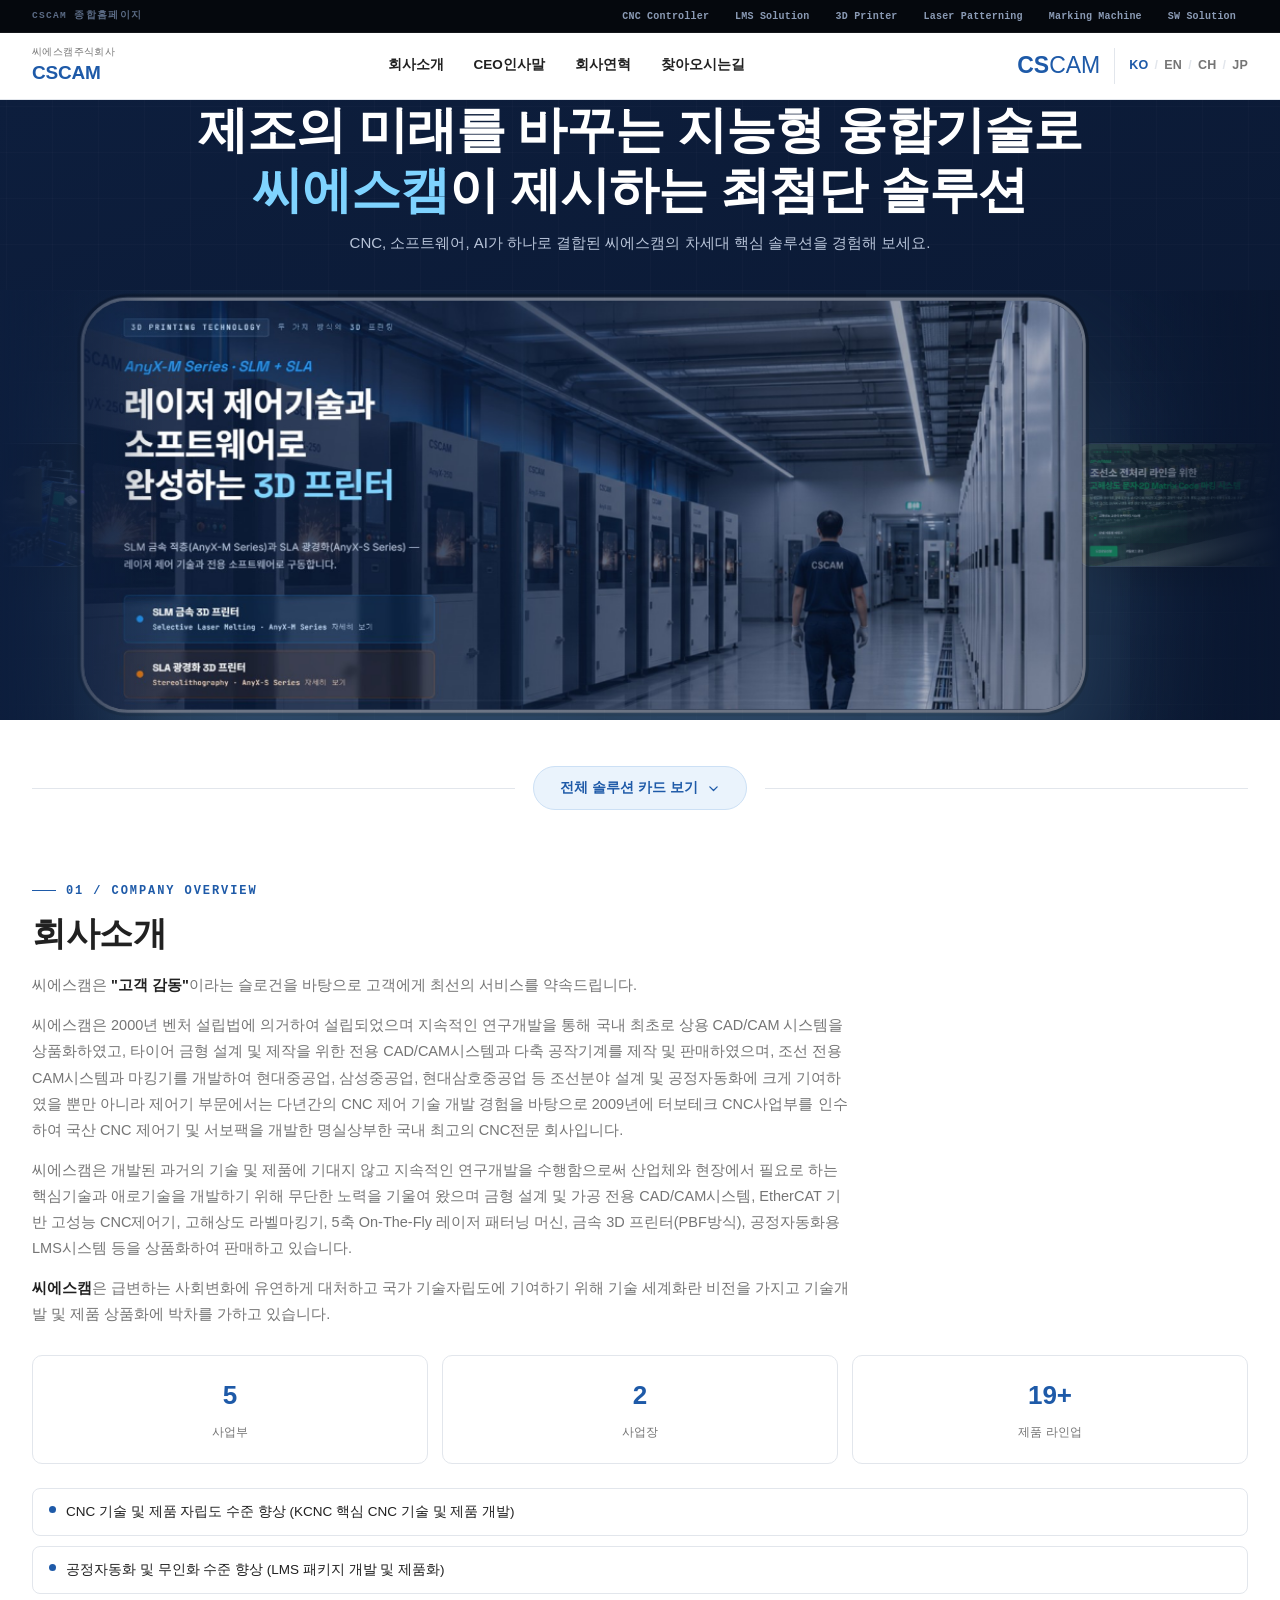
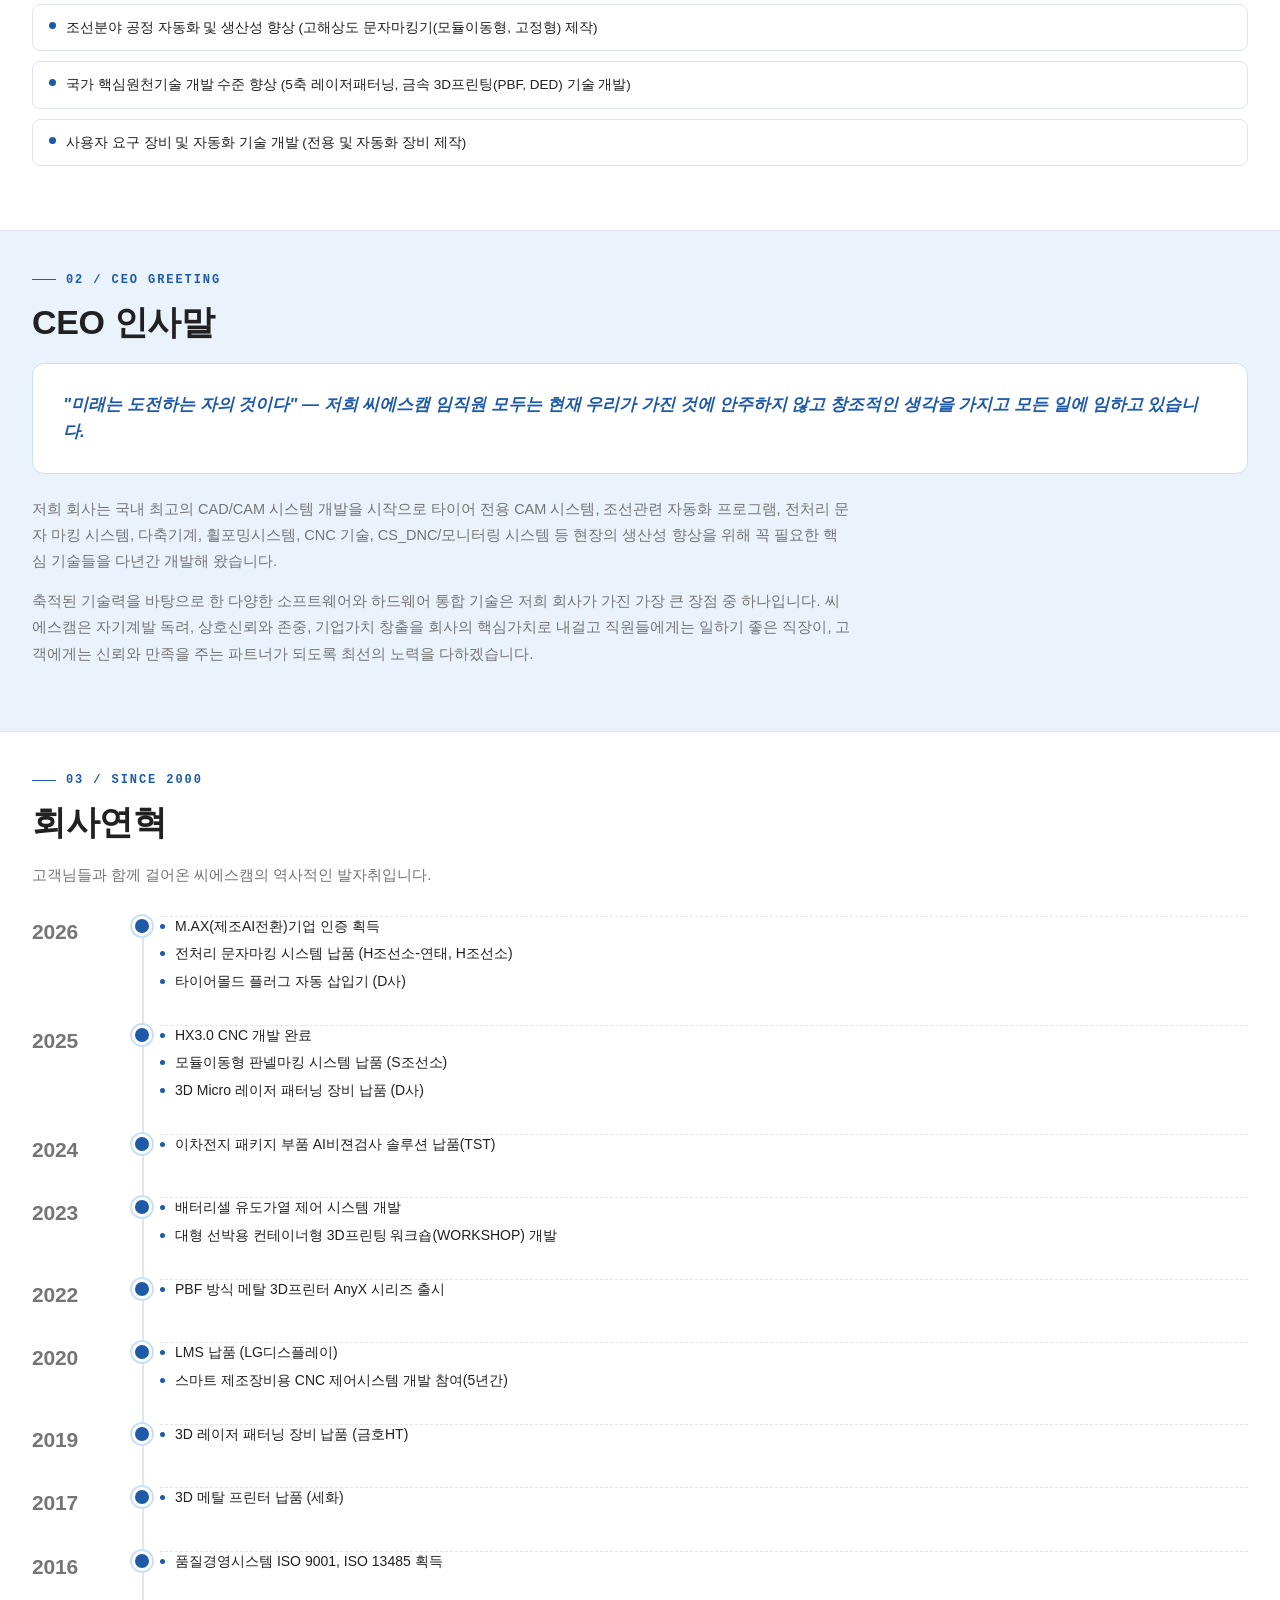
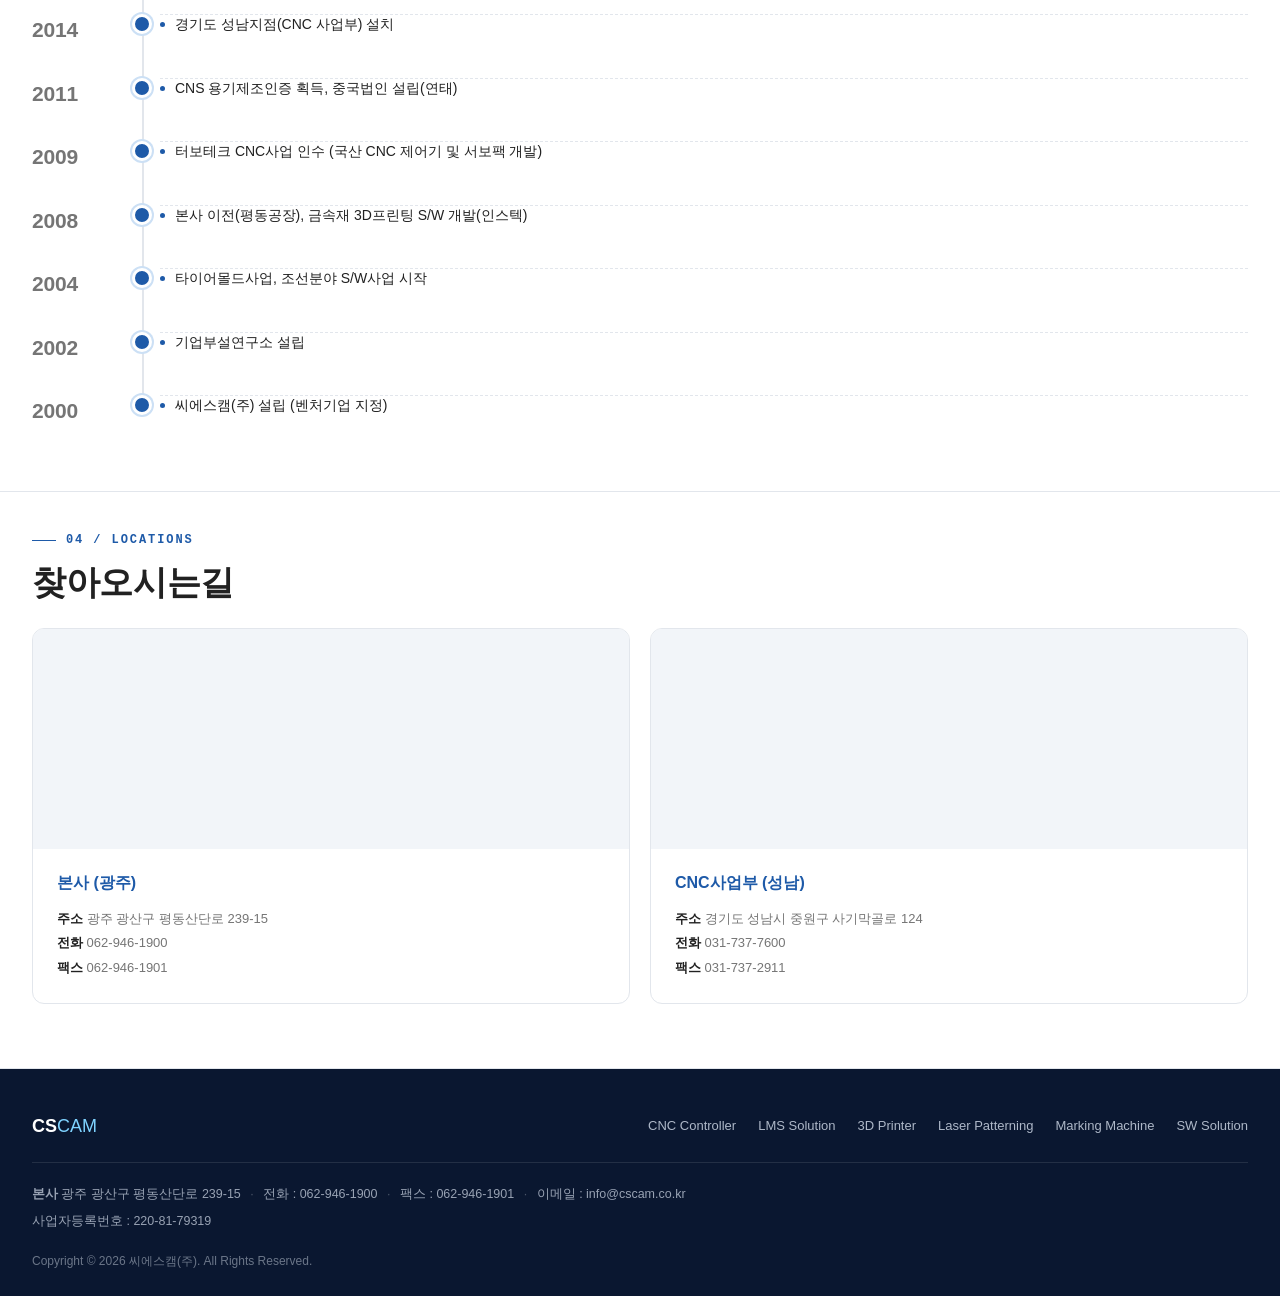
<file: index-old.html>
<!DOCTYPE html>
<html lang="ko">
<head>
<meta charset="UTF-8">
<meta name="viewport" content="width=device-width, initial-scale=1.0">
<title>씨에스캠(주) | CSCAM — 정밀제어 · 자동화 토탈 솔루션</title>
<meta name="description" content="씨에스캠(주)는 CNC 제어기, LMS 리니어 모션 시스템, 3D 프린터, 레이저 패터닝, 문자마킹시스템까지 정밀제어와 자동화 기술을 자체 개발·공급합니다.">
<link rel="stylesheet" href="assets/css/style.css">
</head>
<body>

<div class="family-bar">
  <div class="family-bar-inner">
    <span class="family-bar-label">CSCAM 종합홈페이지</span>
    <nav class="family-bar-nav">
      <a href="https://cscam.co.kr/cnc/">CNC Controller</a>
      <a href="https://cscam.co.kr/lms/">LMS Solution</a>
      <a href="https://cscam.co.kr/3dp/">3D Printer</a>
      <a href="https://cscam.co.kr/laser/">Laser Patterning</a>
      <a href="https://cscam.co.kr/marking/">Marking Machine</a>
      <a href="https://cscam.co.kr/sw/">SW Solution</a>
    </nav>
  </div>
</div>

<header class="site-header">
  <div class="container">
    <a href="index.html" class="logo"><small>씨에스캠주식회사</small><div class="logo-title">CSCAM</div></a>
    <nav class="site-nav">
      <a href="#about">회사소개</a>
      <a href="#ceo">CEO인사말</a>
      <a href="#history">회사연혁</a>
      <a href="#directions">찾아오시는길</a>
    </nav>
    <div class="header-right">
      <div class="header-utility">
        <div class="brand-wordmark"><b>CS</b><span>CAM</span></div>
        <div class="brand-divider"></div>
        <div class="lang-switch"><a class="active" href="index.html">KO</a><span class="lang-sep">/</span><a href="en/index.html">EN</a><span class="lang-sep">/</span><a href="zh/index.html">CH</a><span class="lang-sep">/</span><a href="jp/index.html">JP</a></div>
      </div>
    </div>
  </div>
</header>
<div class="header-spacer"></div>

<section class="hub-hero">
  <div class="container">
    <h1>제조의 미래를 바꾸는 지능형 융합기술로<br><em>씨에스캠</em>이 제시하는 최첨단 솔루션</h1>
    <p>CNC, 소프트웨어, AI가 하나로 결합된 씨에스캠의 차세대 핵심 솔루션을 경험해 보세요.</p>
  </div>
  <div class="hero-flow-wrap" id="heroFlowWrap" aria-hidden="true">
    <div class="hero-flow-track" id="heroFlowTrack">
      <a class="hero-flow-item" href="https://cscam.co.kr/cnc/"><img src="assets/img/card-cnc.jpg" alt="CNC Controller" loading="eager"></a>
      <a class="hero-flow-item" href="https://cscam.co.kr/lms/"><img src="assets/img/card-lms.jpg" alt="LMS Solution" loading="eager"></a>
      <a class="hero-flow-item" href="https://cscam.co.kr/3dp/"><img src="assets/img/card-3dp.jpg" alt="3D Printer" loading="eager"></a>
      <a class="hero-flow-item" href="https://cscam.co.kr/laser/"><img src="assets/img/card-laser.jpg" alt="Laser Patterning" loading="eager"></a>
      <a class="hero-flow-item" href="https://cscam.co.kr/marking/"><img src="assets/img/card-marking.jpg" alt="Marking Machine" loading="eager"></a>
      <a class="hero-flow-item" href="https://cscam.co.kr/sw/"><img src="assets/img/card-sw.jpg" alt="SW Solution" loading="eager"></a>
      <a class="hero-flow-item" href="https://cscam.co.kr/cnc/"><img src="assets/img/card-cnc.jpg" alt="" loading="eager"></a>
      <a class="hero-flow-item" href="https://cscam.co.kr/lms/"><img src="assets/img/card-lms.jpg" alt="" loading="eager"></a>
      <a class="hero-flow-item" href="https://cscam.co.kr/3dp/"><img src="assets/img/card-3dp.jpg" alt="" loading="eager"></a>
      <a class="hero-flow-item" href="https://cscam.co.kr/laser/"><img src="assets/img/card-laser.jpg" alt="" loading="eager"></a>
      <a class="hero-flow-item" href="https://cscam.co.kr/marking/"><img src="assets/img/card-marking.jpg" alt="" loading="eager"></a>
      <a class="hero-flow-item" href="https://cscam.co.kr/sw/"><img src="assets/img/card-sw.jpg" alt="" loading="eager"></a>
    </div>
  </div>
</section>

<section class="division-grid">
  <div class="container">
    <div class="division-grid-toggle-row">
      <button type="button" class="division-grid-toggle" id="divisionGridToggle" aria-expanded="false" aria-controls="divisionGridWrap">
        <span class="label">전체 솔루션 카드 보기</span>
        <svg class="chevron" viewBox="0 0 16 16" fill="none" xmlns="http://www.w3.org/2000/svg" aria-hidden="true"><path d="M3.5 6L8 10.5L12.5 6" stroke="currentColor" stroke-width="1.6" stroke-linecap="round" stroke-linejoin="round"/></svg>
      </button>
    </div>
    <div class="grid-wrap" id="divisionGridWrap">
    <div class="grid">

      <a class="division-card" href="https://cscam.co.kr/cnc/">
        <div class="thumb">
          <img src="assets/img/card-cnc.jpg" alt="CNC Controller">
          <div class="tag-row">
            <span class="tag">CNC 제어기</span>
            <span class="cta">자세히 보기 <span class="arrow">→</span></span>
          </div>
        </div>
        <div class="body">
          <p>고정밀 CNC 제어기, 모션 제어기, 서보/스텝 드라이브까지 자체 기술로 개발하는 공작기계 제어 솔루션.</p>
        </div>
      </a>

      <a class="division-card" href="https://cscam.co.kr/lms/">
        <div class="thumb">
          <img src="assets/img/card-lms.jpg" alt="LMS Solution">
          <div class="tag-row">
            <span class="tag">LMS 리니어 모션 시스템</span>
            <span class="cta">자세히 보기 <span class="arrow">→</span></span>
          </div>
        </div>
        <div class="body">
          <p>조립 및 검사 라인에 적용가능한 고속·고정밀 캐리어 운송 솔루션. 코일, 드라이브, EtherCAT 통신까지 생산·공급.</p>
        </div>
      </a>

      <a class="division-card" href="https://cscam.co.kr/3dp/">
        <div class="thumb">
          <img src="assets/img/card-3dp.jpg" alt="3D Printer">
          <div class="tag-row">
            <span class="tag">3D 프린터</span>
            <span class="cta">자세히 보기 <span class="arrow">→</span></span>
          </div>
        </div>
        <div class="body">
          <p>레이저 제어기술과 소프트웨어로 완성하는 금속 3D 프린터. 정밀 적층 제조 시스템을 설계부터 생산까지.</p>
        </div>
      </a>

      <a class="division-card" href="https://cscam.co.kr/laser/">
        <div class="thumb">
          <img src="assets/img/card-laser.jpg" alt="Laser Patterning">
          <div class="tag-row">
            <span class="tag">레이저 패터닝</span>
            <span class="cta">자세히 보기 <span class="arrow">→</span></span>
          </div>
        </div>
        <div class="body">
          <p>비접촉 레이저 가공기술 기반의 정밀 패터닝·마킹 시스템. 다양한 소재 표면 처리에 최적화된 솔루션.</p>
        </div>
      </a>

      <a class="division-card" href="https://cscam.co.kr/marking/">
        <div class="thumb">
          <img src="assets/img/card-marking.jpg" alt="Marking Machine">
          <div class="tag-row">
            <span class="tag">문자마킹시스템</span>
            <span class="cta">자세히 보기 <span class="arrow">→</span></span>
          </div>
        </div>
        <div class="body">
          <p>고해상도 문자 및 2D Matrix Code 마킹시스템. 조선, 철강 등 산업 현장의 영구 각인·추적 솔루션.</p>
        </div>
      </a>

      <a class="division-card" href="https://cscam.co.kr/sw/">
        <div class="thumb">
          <img src="assets/img/card-sw.jpg" alt="SW Solution">
          <div class="tag-row">
            <span class="tag">네스팅 소프트웨어</span>
            <span class="cta">자세히 보기 <span class="arrow">→</span></span>
          </div>
        </div>
        <div class="body">
          <p>조선·금속 가공 현장의 자동 네스팅부터 도면·절단 데이터 출력까지 해결하는 E-NEST 소프트웨어 솔루션.</p>
        </div>
      </a>

    </div>
    </div>
  </div>
</section>

<section id="about" class="about-mega">
  <div class="container">
    <div class="about-eyebrow"><span class="line"></span>01 / COMPANY OVERVIEW</div>
    <h2 class="about-h2">회사소개</h2>
    <div class="about-lede">
      <p>씨에스캠은 <span class="about-strong">"고객 감동"</span>이라는 슬로건을 바탕으로 고객에게 최선의 서비스를 약속드립니다.</p>
      <p>씨에스캠은 2000년 벤처 설립법에 의거하여 설립되었으며 지속적인 연구개발을 통해 국내 최초로 상용 CAD/CAM 시스템을 상품화하였고, 타이어 금형 설계 및 제작을 위한 전용 CAD/CAM시스템과 다축 공작기계를 제작 및 판매하였으며, 조선 전용 CAM시스템과 마킹기를 개발하여 현대중공업, 삼성중공업, 현대삼호중공업 등 조선분야 설계 및 공정자동화에 크게 기여하였을 뿐만 아니라 제어기 부문에서는 다년간의 CNC 제어 기술 개발 경험을 바탕으로 2009년에 터보테크 CNC사업부를 인수하여 국산 CNC 제어기 및 서보팩을 개발한 명실상부한 국내 최고의 CNC전문 회사입니다.</p>
      <p>씨에스캠은 개발된 과거의 기술 및 제품에 기대지 않고 지속적인 연구개발을 수행함으로써 산업체와 현장에서 필요로 하는 핵심기술과 애로기술을 개발하기 위해 무단한 노력을 기울여 왔으며 금형 설계 및 가공 전용 CAD/CAM시스템, EtherCAT 기반 고성능 CNC제어기, 고해상도 라벨마킹기, 5축 On-The-Fly 레이저 패터닝 머신, 금속 3D 프린터(PBF방식), 공정자동화용 LMS시스템 등을 상품화하여 판매하고 있습니다.</p>
      <p><span class="about-strong">씨에스캠</span>은 급변하는 사회변화에 유연하게 대처하고 국가 기술자립도에 기여하기 위해 기술 세계화란 비전을 가지고 기술개발 및 제품 상품화에 박차를 가하고 있습니다.</p>
    </div>
    <div class="stat-row" style="margin-top:28px;">
      <div class="stat-card"><b>5</b><span>사업부</span></div>
      <div class="stat-card"><b>2</b><span>사업장</span></div>
      <div class="stat-card"><b>19+</b><span>제품 라인업</span></div>
    </div>
    <ul class="about-goals">
      <li><span class="dot"></span>CNC 기술 및 제품 자립도 수준 향상 (KCNC 핵심 CNC 기술 및 제품 개발)</li>
      <li><span class="dot"></span>공정자동화 및 무인화 수준 향상 (LMS 패키지 개발 및 제품화)</li>
      <li><span class="dot"></span>조선분야 공정 자동화 및 생산성 향상 (고해상도 문자마킹기(모듈이동형, 고정형) 제작)</li>
      <li><span class="dot"></span>국가 핵심원천기술 개발 수준 향상 (5축 레이저패터닝, 금속 3D프린팅(PBF, DED) 기술 개발)</li>
      <li><span class="dot"></span>사용자 요구 장비 및 자동화 기술 개발 (전용 및 자동화 장비 제작)</li>
    </ul>
  </div>
</section>

<section id="ceo" class="about-mega ceo-blue">
  <div class="container">
    <div class="about-eyebrow"><span class="line"></span>02 / CEO GREETING</div>
    <h2 class="about-h2">CEO 인사말</h2>
    <div class="ceo-quote">"미래는 도전하는 자의 것이다" — 저희 씨에스캠 임직원 모두는 현재 우리가 가진 것에 안주하지 않고 창조적인 생각을 가지고 모든 일에 임하고 있습니다.</div>
    <div class="about-lede" style="margin-top:22px;">
      <p>저희 회사는 국내 최고의 CAD/CAM 시스템 개발을 시작으로 타이어 전용 CAM 시스템, 조선관련 자동화 프로그램, 전처리 문자 마킹 시스템, 다축기계, 휠포밍시스템, CNC 기술, CS_DNC/모니터링 시스템 등 현장의 생산성 향상을 위해 꼭 필요한 핵심 기술들을 다년간 개발해 왔습니다.</p>
      <p>축적된 기술력을 바탕으로 한 다양한 소프트웨어와 하드웨어 통합 기술은 저희 회사가 가진 가장 큰 장점 중 하나입니다. 씨에스캠은 자기계발 독려, 상호신뢰와 존중, 기업가치 창출을 회사의 핵심가치로 내걸고 직원들에게는 일하기 좋은 직장이, 고객에게는 신뢰와 만족을 주는 파트너가 되도록 최선의 노력을 다하겠습니다.</p>
    </div>
  </div>
</section>

<section id="history" class="about-mega">
  <div class="container">
    <div class="about-eyebrow"><span class="line"></span>03 / SINCE 2000</div>
    <h2 class="about-h2">회사연혁</h2>
    <p class="about-lede">고객님들과 함께 걸어온 씨에스캠의 역사적인 발자취입니다.</p>
    <div class="history-timeline">
      <div class="history-row">
        <div class="history-year">2026</div>
        <ul class="history-content">
        <li>M.AX(제조AI전환)기업 인증 획득</li>
        <li>전처리 문자마킹 시스템 납품 (H조선소-연태, H조선소)</li>
        <li>타이어몰드 플러그 자동 삽입기 (D사)</li>
      </ul>
      </div>
      <div class="history-row">
        <div class="history-year">2025</div>
        <ul class="history-content">
        <li>HX3.0 CNC 개발 완료</li>
        <li>모듈이동형 판넬마킹 시스템 납품 (S조선소)</li>
        <li>3D Micro 레이저 패터닝 장비 납품 (D사)</li>
      </ul>
      </div>
      <div class="history-row">
        <div class="history-year">2024</div>
        <ul class="history-content">
        <li>이차전지 패키지 부품 AI비젼검사 솔루션 납품(TST)</li>
      </ul>
      </div>
      <div class="history-row">
        <div class="history-year">2023</div>
        <ul class="history-content">
        <li>배터리셀 유도가열 제어 시스템 개발</li>
        <li>대형 선박용 컨테이너형 3D프린팅 워크숍(WORKSHOP) 개발</li>
      </ul>
      </div>
      <div class="history-row">
        <div class="history-year">2022</div>
        <ul class="history-content">
        <li>PBF 방식 메탈 3D프린터 AnyX 시리즈 출시</li>
      </ul>
      </div>
      <div class="history-row">
        <div class="history-year">2020</div>
        <ul class="history-content">
        <li>LMS 납품 (LG디스플레이)</li>
        <li>스마트 제조장비용 CNC 제어시스템 개발 참여(5년간)</li>
      </ul>
      </div>
      <div class="history-row">
        <div class="history-year">2019</div>
        <ul class="history-content">
        <li>3D 레이저 패터닝 장비 납품 (금호HT)</li>
      </ul>
      </div>
      <div class="history-row">
        <div class="history-year">2017</div>
        <ul class="history-content">
        <li>3D 메탈 프린터 납품 (세화)</li>
      </ul>
      </div>
      <div class="history-row">
        <div class="history-year">2016</div>
        <ul class="history-content">
        <li>품질경영시스템 ISO 9001, ISO 13485 획득</li>
      </ul>
      </div>
      <div class="history-row">
        <div class="history-year">2014</div>
        <ul class="history-content">
        <li>경기도 성남지점(CNC 사업부) 설치</li>
      </ul>
      </div>
      <div class="history-row">
        <div class="history-year">2011</div>
        <ul class="history-content">
        <li>CNS 용기제조인증 획득, 중국법인 설립(연태)</li>
      </ul>
      </div>
      <div class="history-row">
        <div class="history-year">2009</div>
        <ul class="history-content">
        <li>터보테크 CNC사업 인수 (국산 CNC 제어기 및 서보팩 개발)</li>
      </ul>
      </div>
      <div class="history-row">
        <div class="history-year">2008</div>
        <ul class="history-content">
        <li>본사 이전(평동공장), 금속재 3D프린팅 S/W 개발(인스텍)</li>
      </ul>
      </div>
      <div class="history-row">
        <div class="history-year">2004</div>
        <ul class="history-content">
        <li>타이어몰드사업, 조선분야 S/W사업 시작</li>
      </ul>
      </div>
      <div class="history-row">
        <div class="history-year">2002</div>
        <ul class="history-content">
        <li>기업부설연구소 설립</li>
      </ul>
      </div>
      <div class="history-row">
        <div class="history-year">2000</div>
        <ul class="history-content">
        <li>씨에스캠(주) 설립 (벤처기업 지정)</li>
      </ul>
      </div>
    </div>
  </div>
</section>

<section id="directions" class="about-mega">
  <div class="container">
    <div class="about-eyebrow"><span class="line"></span>04 / LOCATIONS</div>
    <h2 class="about-h2">찾아오시는길</h2>
    <div class="location-grid">
      <div class="location-card">
        <div class="location-map">
          <iframe src="https://www.google.com/maps/embed?pb=!1m5!3m3!1m2!1s0x357187f1f76574ed%3A0xa519063b2a263651!2z6rSR7KO86rSR7Jet7IucIOq0keyCsOq1rCDtj4nrj5nsgrDri6jroZwgMjM5LTE1!5e0!3m2!1sko!2skr!4v1788947351875!5m2!1sko!2skr" loading="lazy" referrerpolicy="strict-origin-when-cross-origin" title="CSCAM 본사 위치"></iframe>
        </div>
        <div class="location-body">
          <h3>본사 (광주)</h3>
          <p><b>주소</b> 광주 광산구 평동산단로 239-15<br><b>전화</b> 062-946-1900<br><b>팩스</b> 062-946-1901</p>
        </div>
      </div>
      <div class="location-card">
        <div class="location-map">
          <iframe src="https://www.google.com/maps/embed?pb=!1m5!3m3!1m2!1s0x357ca92fbaa0809d%3A0x1b280c7c7be83026!2z6rK96riw64-EIOyEseuCqOyLnCDspJHsm5Dqtawg7IKs6riw66eJ6rOo66GcIDEyNA!5e0!3m2!1sko!2skr!4v1788947379519!5m2!1sko!2skr" loading="lazy" referrerpolicy="strict-origin-when-cross-origin" title="CSCAM 성남 CNC사업부 위치"></iframe>
        </div>
        <div class="location-body">
          <h3>CNC사업부 (성남)</h3>
          <p><b>주소</b> 경기도 성남시 중원구 사기막골로 124<br><b>전화</b> 031-737-7600<br><b>팩스</b> 031-737-2911</p>
        </div>
      </div>
    </div>
  </div>
</section>

<footer class="site-footer">
<div class="container">
<div class="foot-top">
<div class="foot-logo">CS<span>CAM</span></div>
<nav class="foot-links">
<a href="https://cscam.co.kr/cnc/">CNC Controller</a>
<a href="https://cscam.co.kr/lms/">LMS Solution</a>
<a href="https://cscam.co.kr/3dp/">3D Printer</a>
<a href="https://cscam.co.kr/laser/">Laser Patterning</a>
<a href="https://cscam.co.kr/marking/">Marking Machine</a>
<a href="https://cscam.co.kr/sw/">SW Solution</a>
</nav>
</div>
<div class="foot-contact">
<p><strong>본사</strong> 광주 광산구 평동산단로 239-15 <span class="sep">·</span> 전화 : 062-946-1900 <span class="sep">·</span> 팩스 : 062-946-1901 <span class="sep">·</span> 이메일 : info@cscam.co.kr</p>
<p class="foot-biz">사업자등록번호 : 220-81-79319</p>
</div>
<div class="foot-copy">Copyright © 2026 씨에스캠(주). All Rights Reserved.</div>
</div>
</footer>

<script>
(function(){
  var btn = document.getElementById("divisionGridToggle");
  var wrap = document.getElementById("divisionGridWrap");
  if (!btn || !wrap) return;
  var label = btn.querySelector(".label");
  var labelOpen = "전체 솔루션 카드 보기";
  var labelClose = "솔루션 카드 접기";
  var open = false;
  btn.addEventListener("click", function(){
    open = !open;
    btn.setAttribute("aria-expanded", open ? "true" : "false");
    if (label) label.textContent = open ? labelClose : labelOpen;
    if (open) {
      wrap.style.maxHeight = wrap.scrollHeight + "px";
    } else {
      wrap.style.maxHeight = "0px";
    }
  });
  window.addEventListener("resize", function(){
    if (open) wrap.style.maxHeight = wrap.scrollHeight + "px";
  });
})();
</script>
<script>
(function(){
  var wrap = document.getElementById("heroFlowWrap");
  var track = document.getElementById("heroFlowTrack");
  if (!wrap || !track) return;
  if (window.matchMedia && window.matchMedia("(prefers-reduced-motion: reduce)").matches) return;

  var items = Array.prototype.slice.call(track.children);
  var half = items.length / 2;
  var pos = 0;
  var speed = 136; // px per second (흐르는 속도 추가 2배)
  var lastTs = null;
  var loopWidth = 0;
  var holdMs = 1500; // 중앙 최대화 구간을 통과하는 데 걸리는 시간(가로 중앙에서 좌우 대칭)
  var plateauHalf = speed * (holdMs / 1000) / 2; // 중앙 기준 좌우 대칭 "최대 크기 유지" 반폭
  var rampDist = 80; // 유지 구간 양옆에서 원래 크기로 줄어드는/커지는 거리 (다음 카드와 겹치게 늘림 -> 부드러운 교차)
  var peakAmp = 2.35; // 중앙 확대 배율(모바일에서는 화면을 넘지 않도록 축소)
  function updatePeakAmp(){ peakAmp = window.innerWidth <= 720 ? 0.9 : 2.35; }
  updatePeakAmp();
  window.addEventListener("resize", updatePeakAmp);

  function layout(){
    if (items.length < half + 1) { loopWidth = 0; return; }
    loopWidth = items[half].offsetLeft - items[0].offsetLeft;
  }
  layout();
  window.addEventListener("resize", layout);
  window.addEventListener("load", layout);

  function tick(ts){
    if (lastTs === null) lastTs = ts;
    var dt = Math.min((ts - lastTs) / 1000, 0.05);
    lastTs = ts;

    pos -= speed * dt;
    if (loopWidth > 0 && pos <= -loopWidth) pos += loopWidth;
    track.style.transform = "translateY(-50%) translateX(" + pos + "px)";

    var wrapRect = wrap.getBoundingClientRect();
    var centerX = wrapRect.left + wrapRect.width / 2;
    items.forEach(function(it){
      var r = it.getBoundingClientRect();
      var itemCenter = r.left + r.width / 2;
      var actualDist = Math.abs(itemCenter - centerX);

      // 중앙을 기준으로 좌우 대칭인 "고원" 구간: 이 안에 있으면 항상 최대 크기 (상태 저장 없이 순수 위치 기반이라 꼬일 일이 없음)
      var rampIn = Math.max(0, actualDist - plateauHalf);
      var ratio = Math.min(rampIn / rampDist, 1);
      var eased = ratio * ratio * (3 - 2 * ratio); // smoothstep: 서서히 커졌다가 서서히 줄어듦
      var scale = 1 + (1 - eased) * peakAmp; // 중앙 최대 배율(데스크톱 3.35배 / 모바일 1.9배) -> 원래 크기(1.0배)
      var opacity = 1 - eased * 0.4;
      it.style.transform = "scale(" + scale.toFixed(3) + ")";
      it.style.opacity = opacity.toFixed(2);
      it.style.zIndex = String(Math.round((1 - ratio) * 100));
      if (ratio < 0.14) it.classList.add("is-active");
      else it.classList.remove("is-active");
    });

    requestAnimationFrame(tick);
  }
  requestAnimationFrame(tick);
})();
</script>
<script>
(function(){
  window.cscamLocalNavFix = true;
  var isLocal = location.protocol === "file:";
  var isGhPages = location.hostname === "cih2000.github.io";
  if (!isLocal && !isGhPages) return;
  var GH = "https://cih2000.github.io";
  var map = {
    "https://cscam.co.kr/cnc/": { local: "../cscam-cnc/index.html", gh: GH + "/cscam-cnc/index.html" },
    "https://cscam.co.kr/lms/": { local: "../cscam-lms/index.html", gh: GH + "/cscam-lms/index.html" },
    "https://cscam.co.kr/3dp/": { local: "../cscam-3dp/index.html", gh: GH + "/cscam-3dp/index.html" },
    "https://cscam.co.kr/laser/": { local: "../cscam-engraving/index.html", gh: GH + "/cscam-engraving/index.html" },
    "https://cscam.co.kr/marking/": { local: "../cscam-marking/index.html", gh: GH + "/cscam-marking/index.html" },
    "https://cscam.co.kr/sw/": { local: "../cscam-sw/index.html", gh: GH + "/cscam-sw/index.html" }
  };
  document.querySelectorAll(".division-card, .family-bar-nav a, .hero-flow-item").forEach(function(a){
    var href = a.getAttribute("href");
    var entry = map[href];
    if (entry) a.setAttribute("href", isLocal ? entry.local : entry.gh);
  });
})();
</script>
<script>
(function(){
  if (window.cscamProdNavFixInstalled) return;
  window.cscamProdNavFixInstalled = true;
  function cscamProdNavFixApply(){
    var host = location.hostname;
    var isProdRoot = (host === "www.cscam.co.kr" || host === "cscam.co.kr");
    if (!isProdRoot) return;
    var domainMap = {
      "cscam.co.kr": "",
      "www.cscam.co.kr": "",
      "cnc.cscam.co.kr": "/cnc",
      "lms.cscam.co.kr": "/lms",
      "3dp.cscam.co.kr": "/3dp",
      "laser.cscam.co.kr": "/laser",
      "marking.cscam.co.kr": "/marking",
      "sw.cscam.co.kr": "/sw"
    };
    document.querySelectorAll("a[href]").forEach(function(a){
      var href = a.getAttribute("href");
      if (!href || !/^https?:\/\//i.test(href)) return;
      var u;
      try { u = new URL(href); } catch(e) { return; }
      if (!Object.prototype.hasOwnProperty.call(domainMap, u.hostname)) return;
      var prefix = domainMap[u.hostname];
      var newHref = prefix + u.pathname + u.search + u.hash;
      if (newHref === "") newHref = "/";
      a.setAttribute("href", newHref);
    });
  }
  cscamProdNavFixApply();
  window.addEventListener("load", cscamProdNavFixApply);
})();
</script>
</body>
</html>
</file>
<file: assets/css/style.css>
/* CSCAM Hub — apex landing page */
:root {
  --navy: #0d1e3d;
  --navy-2: #0a1730;
  --blue: #1e5aa8;
  --blue-dark: #154078;
  --blue-bright: #2196f3;
  --blue-sky: #7fd3ff;
  --blue-050: #eaf3fc;
  --blue-100: #cce0f5;
  --ink: #212121;
  --muted: #757575;
  --border: #e2e6ec;
  --bg-alt: #fafbfc;
  --bg-alt2: #f2f5f9;
  --container: 1320px;
  --header-h: 68px;
}

* { box-sizing: border-box; margin: 0; padding: 0; }
html { scroll-behavior: smooth; }
body {
  font-family: "Inter", "Noto Sans KR", -apple-system, sans-serif;
  color: var(--ink);
  background: #fff;
  line-height: 1.5;
  -webkit-font-smoothing: antialiased;
}
img { max-width: 100%; display: block; }
a { text-decoration: none; color: inherit; }
.container { max-width: var(--container); margin: 0 auto; padding: 0 32px; }
@media (max-width: 600px) { .container { padding: 0 18px; } }
@media (max-width: 480px) { .container { padding: 0 16px; } }

/* Family bar */
.family-bar { position: fixed; top: 0; left: 0; right: 0; z-index: 101; background: #05080d; border-bottom: 1px solid rgba(255,255,255,.06); }
.family-bar-inner {
  max-width: var(--container); margin: 0 auto; padding: 0 32px; height: 32px;
  display: flex; align-items: center; justify-content: flex-end; gap: 2px;
  overflow-x: auto; scrollbar-width: none;
}
.family-bar-inner::-webkit-scrollbar { display: none; }
.family-bar-label { font-family: "JetBrains Mono", monospace; font-size: 9.5px; font-weight: 700; letter-spacing: .14em; color: #5b6b85; margin-right: auto; white-space: nowrap; }
.family-bar-nav { display: flex; gap: 2px; white-space: nowrap; }
.family-bar-nav a, .family-bar-nav span {
  font-family: "JetBrains Mono", monospace; font-size: 10px; font-weight: 600; letter-spacing: .02em;
  padding: 6px 12px; border-radius: 4px; color: #8b9bb5; transition: all .2s;
}
.family-bar-nav a:hover { color: #fff; background: rgba(255,255,255,.08); }
.family-bar-nav a.active { color: #fff; background: var(--blue); }
@media (max-width: 900px) {
  /* justify-content:flex-end 상태에서 넘치면 시작 부분이 스크롤 영역 밖으로 밀려 좌우 드래그가 막히는 문제 -
     모바일에서는 왼쪽 정렬로 바꿔 화면에 안 보이는 나머지 링크를 정상적으로 드래그해서 볼 수 있게 함 */
  .family-bar-inner { justify-content: flex-start; padding: 0 16px; }
}

/* Header */
.site-header {
  position: fixed; top: 32px; left: 0; right: 0; z-index: 100;
  background: #fff; border-bottom: 1px solid var(--border);
  height: var(--header-h);
}
.site-header .container {
  height: 100%; display: flex; align-items: center; justify-content: space-between;
}
.logo { display: block; line-height: 1.25; }
.logo small {
  display: block; font-family: "Inter", "Noto Sans KR", sans-serif; font-size: 10px; font-weight: 500;
  color: var(--muted); letter-spacing: .04em; margin-bottom: 2px;
}
.logo .logo-title {
  font-family: "Space Grotesk", sans-serif; font-size: 19px; font-weight: 700; color: var(--blue); letter-spacing: -.01em;
}
.site-nav { display: flex; align-items: center; gap: 4px; }
.site-nav a {
  font-family: "Inter", "Noto Sans KR", sans-serif; font-weight: 600; font-size: 13.5px; color: var(--ink);
  padding: 8px 13px; border-radius: 6px; white-space: nowrap; transition: color .2s, background .2s;
}
.site-nav a:hover { color: var(--blue); background: var(--blue-050); }
@media (max-width: 900px) { .site-nav { display: none; } }
.header-right { display: flex; align-items: center; gap: 14px; }
.header-utility { display: flex; align-items: center; gap: 10px; }
.brand-wordmark { display: flex; align-items: baseline; font-family: Verdana, "Noto Sans KR", sans-serif; font-size: 23px; color: var(--blue); }
.brand-wordmark b { font-weight: 700; }
.brand-wordmark span { font-weight: 400; }
.brand-divider { width: 1px; height: 36px; background: var(--border); margin: 0 4px; }
.header-utility .lang-switch { margin-left: 0; }
.lang-switch { display: flex; align-items: center; gap: 6px; margin-left: 22px; font-size: 12.5px; font-weight: 700; letter-spacing: .02em; }
.lang-switch a { color: var(--muted); }
.lang-switch a.active { color: var(--blue); }
.lang-switch .lang-sep { color: var(--border); }
.header-spacer { height: calc(var(--header-h) + 32px); }

/* Hero */
.hub-hero {
  position: relative; overflow: hidden;
  padding: 0;
  background: linear-gradient(160deg, var(--navy) 0%, var(--navy-2) 100%);
  text-align: center;
}
.hub-hero::before {
  content: ""; position: absolute; inset: -40px; z-index: 0; opacity: .3;
  background-image: linear-gradient(rgba(255,255,255,.06) 1px, transparent 1px),
                     linear-gradient(90deg, rgba(255,255,255,.06) 1px, transparent 1px);
  background-size: 46px 46px;
}
.hub-hero .container { position: relative; z-index: 1; }
.hub-hero .eyebrow {
  display: inline-flex; align-items: center; gap: 10px;
  font-family: "JetBrains Mono", monospace; font-size: 11px; font-weight: 700; letter-spacing: .2em;
  color: #cfe8ff; text-transform: uppercase; margin-bottom: 10px;
  padding: 4px 14px; border: 1px solid rgba(127,196,255,.4); border-radius: 999px; background: rgba(127,196,255,.08);
}
.hub-hero h1 {
  font-family: "Space Grotesk", "Noto Sans KR", sans-serif; font-size: clamp(26px, 4.6vw, 50px); font-weight: 700;
  line-height: 1.2; color: var(--white, #fff); margin-bottom: 10px; letter-spacing: -.02em;
  word-break: keep-all; overflow-wrap: break-word;
}
.hub-hero h1 em { font-style: normal; color: var(--blue-sky); }
.hub-hero h1 .nowrap { white-space: nowrap; }
.hub-hero p {
  font-size: 15px; color: #b8c4d9; max-width: 640px; margin: 0 auto; line-height: 1.75;
}

/* Hero flowing showcase */
.hero-flow-wrap {
  position: relative; margin-top: 34px; height: 430px; overflow: hidden;
}
.hero-flow-wrap::before, .hero-flow-wrap::after {
  content: ""; position: absolute; top: 0; bottom: 0; width: 160px; z-index: 2; pointer-events: none;
}
.hero-flow-wrap::before { left: 0; background: linear-gradient(to right, var(--navy) 0%, rgba(13,30,61,0) 100%); }
.hero-flow-wrap::after { right: 0; background: linear-gradient(to left, var(--navy-2) 0%, rgba(10,23,48,0) 100%); }
.hero-flow-track {
  position: absolute; top: 50%; left: 0; display: flex; align-items: center; gap: 22px;
  will-change: transform; transform: translateY(-50%);
}
.hero-flow-item {
  position: relative; flex: 0 0 auto; width: 300px; border-radius: 14px; overflow: hidden;
  border: 1px solid rgba(255,255,255,.22);
  box-shadow: 0 14px 34px rgba(0,0,0,.4), 0 0 0 1px rgba(0,0,0,.35); transform-origin: center center;
  transition: box-shadow .3s ease, border-color .3s ease;
  display: block; text-decoration: none; cursor: pointer;
  -webkit-user-drag: none; user-select: none; -webkit-touch-callout: none;
}
.hero-flow-item img {
  display: block; width: 100%; aspect-ratio: 1559/638; object-fit: cover; pointer-events: none;
}
.hero-flow-item.is-active {
  border-color: rgba(255,255,255,.4);
  box-shadow: 0 24px 54px rgba(127,196,255,.4), 0 14px 34px rgba(0,0,0,.5), 0 0 0 1px rgba(0,0,0,.35);
}
@media (max-width: 720px) {
  .hero-flow-wrap { height: 280px; margin-top: 22px; }
  .hero-flow-item { width: 190px; }
}

/* Hero shift showcase (중앙 카드 1개만 표시, 테두리 없음, 하단 division-card보다 1.2배 크게 — 실제 박스 크기 자체를 키워서 가로/세로가 잘리지 않고 그대로 다 보이도록 함) */
.hero-shift-wrap {
  /* margin:0 auto는 폭이 부모보다 넓어지면(돌출) 브라우저가 auto 마진을 0으로 취급해 좌측이 밀리는 문제가 있어,
     left:50% + translateX(-50%)로 컨테이너(=하단 6개 카드와 동일한 .container) 중앙선 기준 강제 중앙정렬 */
  position: relative; left: 50%; transform: translateX(-50%);
  overflow: hidden; border-radius: 14px;
  aspect-ratio: 1559 / 713; /* CNC 카드 이미지(세로로 더 크게 캡처)가 잘리지 않고 전체가 보이도록 박스 비율 조정 */
  /* 모바일 포함 모든 화면 폭에서 좌우 배경색이 보이지 않도록 항상 뷰포트 전체 폭으로 꽉 채움(상한 없음) */
  width: 100vw; max-width: 100vw;
  touch-action: pan-y; cursor: grab; user-select: none; -webkit-user-select: none;
}
/* 데스크톱에서 100% 화면 기준으로 히어로가 뷰포트 하단까지 꽉 차 보이도록(다음 섹션이 미리 노출되지 않게)
   비율 기반 높이(aspect-ratio)와 별개로 최소 높이를 뷰포트 기준으로 확보. object-fit:cover가 크롭 처리. */
@media (min-width: 761px) {
  .hero-shift-wrap {
    min-height: calc(100vh - var(--header-h) - 32px);
  }
}
.hero-shift-wrap.is-dragging { cursor: grabbing; }
.hero-shift-stage {
  position: absolute; inset: 0;
}
.hero-shift-card {
  position: absolute; inset: 0; width: 100%; height: 100%; border-radius: 14px; overflow: hidden;
  display: block; text-decoration: none; cursor: pointer; transform-origin: center center;
  -webkit-user-drag: none; user-select: none; -webkit-touch-callout: none;
  /* 관성 효과: 가속(빠르게 출발)-등속(구간 대부분 일정한 속도)-감속(멈추기 직전 서서히)으로 이동 */
  transition: transform .75s cubic-bezier(.83,0,.17,1), opacity .5s ease;
  transform: translateX(100%);
  opacity: 0; z-index: 1; pointer-events: none;
}
.hero-shift-card.no-transition { transition: none !important; }
.hero-shift-card img {
  /* 화면을 꽉 채우려고 박스가 세로로 늘어나면 object-fit:cover가 가로 양쪽을 잘라내는데,
     기본(중앙 기준)이면 좌측의 문구(헤드라인)까지 잘림. 좌측 기준으로 고정해 문구는 보존하고
     크롭은 우측(사진 여백 쪽)에서만 일어나게 함 */
  display: block; width: 100%; height: 100%; object-fit: cover; object-position: left center; pointer-events: none;
}
.hero-shift-card.pos-center {
  transform: translateX(0); /* 확대는 wrap 박스 자체 크기(120%)로 처리 — scale이 아니므로 가로/세로가 잘리지 않고 그대로 보임 */
  opacity: 1; z-index: 5; pointer-events: auto;
}
.hero-shift-card.pos-left {
  transform: translateX(-100%);
  opacity: 0; z-index: 3;
}
.hero-shift-card.pos-right {
  transform: translateX(100%);
  opacity: 0; z-index: 3;
}
/* 현재 몇 번째 이미지인지 표시하는 점 6개(우측 하단 구석) */
.hero-shift-dots {
  position: absolute; right: 16px; bottom: 14px; z-index: 10;
  display: flex; align-items: center; gap: 7px;
  padding: 7px 10px; border-radius: 999px;
  background: rgba(10,20,35,.4); backdrop-filter: blur(4px);
  pointer-events: none;
}
.hero-shift-dots .dot {
  width: 6px; height: 6px; border-radius: 50%;
  background: rgba(255,255,255,.4);
  transition: background .25s ease, transform .25s ease;
}
.hero-shift-dots .dot.active {
  background: #fff; transform: scale(1.35);
}

/* "전체 솔루션 카드 보기" 버튼을 히어로 카드 안쪽 중앙 하단에 반투명으로 배치 */
.hero-shift-toggle-row {
  position: absolute; left: 50%; bottom: 16px; transform: translateX(-50%); z-index: 10;
}
.hero-shift-toggle-row .division-grid-toggle {
  border-radius: 10px;
  background: rgba(10,20,35,.26); backdrop-filter: blur(6px); -webkit-backdrop-filter: blur(6px);
  border: 1px solid rgba(255,255,255,.16); color: rgba(223,231,242,.8);
  box-shadow: 0 8px 24px rgba(0,0,0,.16);
}
.hero-shift-toggle-row .division-grid-toggle:hover {
  background: rgba(10,20,35,.45); border-color: rgba(255,255,255,.3); color: rgba(223,231,242,.95);
  box-shadow: 0 10px 28px rgba(0,0,0,.24);
}
/* 좁은 화면에서는 중앙 하단 버튼과 우측 하단 점(dot) 표시가 겹칠 수 있어, 점 표시를 상단으로 옮김 */
@media (max-width: 560px) {
  .hero-shift-dots {
    top: 14px; right: 14px; bottom: auto;
    /* 점 6개 표시도 기존(모바일 기준) 크기의 절반으로 축소, 우측 상단 모서리 기준 축소 */
    transform: scale(.5); transform-origin: top right;
  }
  .hero-shift-toggle-row .division-grid-toggle { padding: 9px 16px; font-size: 12px; gap: 6px; }
  .hero-shift-toggle-row .division-grid-toggle .chevron { width: 11px; height: 11px; }
  /* 버튼이 카드를 가릴 만큼 커서 기존(모바일 기준) 크기의 절반으로 축소 */
  .hero-shift-toggle-row { bottom: 4px; transform: translateX(-50%) scale(.5); transform-origin: center bottom; }
}

/* Division cards */
.division-grid {
  /* 버튼이 히어로 카드 안으로 이동해, 접힌 기본 상태에서는 빈 공백만 남지 않도록 여백을 최소화.
     펼쳐졌을 때(.is-open)만 카드 그리드 위아래 여백을 넉넉하게 줌 */
  padding: 0;
  transition: padding .45s ease;
}
.division-grid.is-open {
  /* 상단: 히어로 바로 아래라 여백이 40px뿐이면 버튼과 카드가 붙어 보여, 하단 여백(50px + 다음 섹션 자체 상단 32px = 82px)과
     비슷한 체감이 되도록 넉넉히 키움 */
  padding: 90px 0 50px;
}
/* division-grid-toggle-row: 버튼이 히어로 카드 안쪽(.hero-shift-toggle-row)으로 이동해 현재 미사용, 스타일만 남겨둠 */
.division-grid-toggle-row {
  display: flex; align-items: center; gap: 18px; margin: 46px 0 32px;
}
.division-grid-toggle-row::before, .division-grid-toggle-row::after {
  content: ""; flex: 1; height: 1px; background: var(--border);
}
.division-grid-toggle {
  display: inline-flex; align-items: center; flex: 0 0 auto; gap: 9px;
  padding: 12px 26px; border-radius: 999px;
  border: 1px solid var(--blue-100); background: var(--blue-050); color: var(--blue);
  font-family: "Space Grotesk", sans-serif; font-weight: 700; font-size: 13.5px; letter-spacing: .01em;
  cursor: pointer; transition: background .2s ease, border-color .2s ease, box-shadow .2s ease;
}
.division-grid-toggle:hover { background: #fff; border-color: var(--blue); box-shadow: 0 8px 20px rgba(30,90,168,.16); }
.division-grid-toggle .chevron { width: 13px; height: 13px; flex-shrink: 0; transition: transform .3s ease; }
.division-grid-toggle[aria-expanded="true"] .chevron { transform: rotate(180deg); }
.division-grid .grid-wrap {
  max-height: 0; overflow: hidden; transition: max-height .45s ease;
}
.division-grid .grid {
  display: grid; grid-template-columns: 1fr; row-gap: 18px;
}

.division-card {
  display: block; border-radius: 14px; overflow: hidden; position: relative;
  border: 1px solid var(--border); background: #fff; width: 100%;
  transition: transform .25s ease, box-shadow .25s ease, border-color .25s ease;
}
.division-card:hover {
  transform: translateY(-4px);
  box-shadow: 0 18px 40px rgba(30,90,168,.16);
  border-color: var(--blue-100);
}
.division-card .thumb {
  position: relative; aspect-ratio: 2.4/1; overflow: hidden; background: var(--navy);
}
.division-card .thumb img {
  width: 100%; height: 100%; object-fit: cover; transform-origin: left center;
  transition: transform .5s ease;
}
.division-card:hover .thumb img { transform: scale(1.04); }
.division-card .thumb::after {
  content: ""; position: absolute; inset: 0;
  background: linear-gradient(180deg, rgba(10,20,35,0) 40%, rgba(10,20,35,.72) 100%);
}
.division-card .thumb .code {
  position: absolute; top: 14px; left: 16px; z-index: 2;
  font-family: "JetBrains Mono", monospace; font-size: 11px; font-weight: 700; letter-spacing: .1em;
  color: #cfe4ff; background: rgba(10,25,45,.55); border: 1px solid rgba(255,255,255,.25);
  padding: 4px 9px; border-radius: 999px; backdrop-filter: blur(4px);
}
.division-card .thumb .tag-row {
  position: absolute; bottom: 14px; left: 16px; right: 16px; z-index: 2;
  display: flex; align-items: center; justify-content: space-between; gap: 10px;
}
.division-card .thumb .tag {
  color: #fff; font-family: "Space Grotesk", sans-serif; font-size: 20px; font-weight: 700;
  white-space: nowrap; overflow: hidden; text-overflow: ellipsis; min-width: 0;
}
.division-card .body { padding: 12px 22px 10px; }
.division-card .body p {
  font-size: 13.5px; color: var(--muted); line-height: 1.6; margin-bottom: 0; min-height: 44px;
}
.division-card .thumb .cta {
  display: inline-flex; align-items: center; gap: 5px; flex-shrink: 0;
  font-size: 12px; font-weight: 700; color: #fff; white-space: nowrap;
  background: rgba(255,255,255,.14); border: 1px solid rgba(255,255,255,.32);
  padding: 6px 11px; border-radius: 999px; backdrop-filter: blur(4px);
  transition: background .2s ease;
}
.division-card:hover .thumb .cta { background: rgba(255,255,255,.28); }
.division-card .thumb .cta .arrow { transition: transform .2s ease; }
.division-card:hover .thumb .cta .arrow { transform: translateX(3px); }

/* About strip (legacy brief blurb — superseded by .about-mega, kept for stat-card reuse) */
.stat-row { display: grid; grid-template-columns: repeat(3, 1fr); gap: 14px; }
.stat-card {
  background: #fff; border: 1px solid var(--border); border-radius: 10px; padding: 20px 16px; text-align: center;
}
.stat-card b {
  display: block; font-family: "Space Grotesk", sans-serif; font-size: 26px; font-weight: 700; color: var(--blue); margin-bottom: 4px;
}
.stat-card span { font-size: 12px; color: var(--muted); }

/* ---------------- 회사소개 mega-section (single-scroll company profile) ---------------- */
.about-mega { padding: 32px 0 64px; border-bottom: 1px solid var(--border); }
.about-mega.alt { background: var(--bg-alt2); }
.about-mega.dark { background: var(--navy); color: #fff; border-bottom: none; }
.about-mega.ceo-blue { background: var(--blue-050); }
.about-eyebrow {
  display: inline-flex; align-items: center; gap: 10px;
  font-family: "JetBrains Mono", monospace; font-size: 12px; font-weight: 700; letter-spacing: .16em; text-transform: uppercase;
  color: var(--blue);
}
.about-mega.dark .about-eyebrow { color: var(--blue-sky); }
.about-eyebrow .line { flex-shrink: 0; width: 24px; height: 1px; background: var(--blue); }
.about-mega.dark .about-eyebrow .line { background: var(--blue-sky); }
.about-h2 {
  font-family: "Space Grotesk", "Noto Sans KR", sans-serif; font-weight: 700;
  font-size: clamp(24px, 3vw, 34px); line-height: 1.25; letter-spacing: -.01em; margin: 12px 0 18px;
}
.about-lede { color: var(--muted); font-size: 14.5px; line-height: 1.8; max-width: 820px; }
.about-mega.dark .about-lede { color: #b8c4d9; }
.about-mega p + p { margin-top: 14px; }
.about-strong { color: var(--ink); font-weight: 700; }
.about-mega.dark .about-strong { color: #fff; }
.about-goals { margin-top: 24px; display: grid; gap: 10px; }
.about-goals li {
  display: flex; align-items: flex-start; gap: 10px; font-size: 13.5px; color: var(--ink); line-height: 1.6;
  padding: 12px 16px; background: #fff; border: 1px solid var(--border); border-radius: 8px;
}
.about-goals li .dot { flex-shrink: 0; width: 7px; height: 7px; border-radius: 50%; background: var(--blue); margin-top: 5px; }

/* CEO greeting quote block */
.ceo-quote {
  margin-top: 20px; padding: 28px 30px; border-radius: 12px;
  background: #fff; border: 1px solid var(--blue-100);
  font-family: "Space Grotesk", "Noto Sans KR", sans-serif; font-style: italic; font-weight: 600; font-size: 17px; color: var(--blue);
  line-height: 1.55;
}
.ceo-sign { margin-top: 22px; font-family: "JetBrains Mono", monospace; font-size: 12px; letter-spacing: .06em; color: var(--muted); }

/* History timeline (vertical, year-left style) */
.history-timeline { margin-top: 28px; position: relative; }
.history-timeline::before {
  content: ""; position: absolute; top: 14px; bottom: 26px; left: 110px; width: 2px; background: var(--border); z-index: 1;
}
.history-row {
  position: relative; display: grid; grid-template-columns: 92px 1fr; column-gap: 36px;
  padding: 16px 0; align-items: start;
}
.history-row:first-child { padding-top: 0; }
.history-row:last-child { padding-bottom: 0; }
.history-row::before {
  content: ""; position: absolute; top: 16px; left: 110px; transform: translateX(-50%);
  width: 14px; height: 14px; border-radius: 50%; background: var(--blue); border: 3px solid #fff;
  box-shadow: 0 0 0 2px var(--blue-100); z-index: 2;
}
.history-row:first-child::before { top: 0; }
.history-row::after {
  content: ""; position: absolute; top: 16px; left: 128px; right: 0; height: 1px;
  border-top: 1px dashed var(--border); z-index: 0;
}
.history-row:first-child::after { top: 0; }
.history-year {
  font-family: "Space Grotesk", sans-serif; font-weight: 700; font-size: 21px; color: var(--muted); letter-spacing: -.01em;
}
.history-content { list-style: none; margin: 0; padding: 0; display: grid; gap: 6px; }
.history-content li {
  position: relative; padding-left: 15px; font-size: 14px; color: var(--ink); line-height: 1.55;
}
.history-content li::before {
  content: ""; position: absolute; left: 0; top: 8px; width: 5px; height: 5px; border-radius: 50%; background: var(--blue);
}

/* Partner badge grid */
.partner-grid { margin-top: 24px; display: flex; flex-wrap: wrap; gap: 10px; }
.partner-badge {
  font-family: "Inter", "Noto Sans KR", sans-serif; font-size: 12.5px; font-weight: 600; color: var(--ink);
  background: #fff; border: 1px solid var(--border); border-radius: 999px; padding: 8px 16px;
}

/* Location cards */
.location-grid { margin-top: 24px; display: grid; grid-template-columns: repeat(auto-fit, minmax(320px, 1fr)); gap: 20px; }
.location-card { background: #fff; border: 1px solid var(--border); border-radius: 12px; overflow: hidden; }
.location-map { position: relative; width: 100%; height: 220px; background: var(--bg-alt2); }
.location-map iframe { position: absolute; inset: 0; width: 100%; height: 100%; border: 0; }
.location-body { padding: 22px 24px; }
.location-card h3 { font-family: "Space Grotesk", sans-serif; font-weight: 700; font-size: 16px; color: var(--blue); margin-bottom: 12px; }
.location-card p { font-size: 13px; color: var(--muted); line-height: 1.9; }
.location-card p b { color: var(--ink); font-weight: 600; }

/* Footer */
.site-footer { background: var(--navy-2); color: #cfd6e2; padding: 44px 0 26px; }
.foot-top { display: flex; align-items: center; justify-content: space-between; flex-wrap: wrap; gap: 16px; padding-bottom: 22px; border-bottom: 1px solid rgba(255,255,255,.1); margin-bottom: 20px; }
.foot-logo { font-family: "Space Grotesk", sans-serif; font-size: 18px; font-weight: 700; color: #fff; }
.foot-logo span { color: var(--blue-sky); font-weight: 400; }
.foot-links { display: flex; gap: 22px; flex-wrap: wrap; }
.foot-links a { font-size: 13px; color: #aeb8c8; }
.foot-links a:hover { color: #fff; }
.foot-contact p { font-size: 12.5px; color: #98a2b3; line-height: 1.9; }
.foot-contact .sep { margin: 0 6px; color: #4a5568; }
.foot-biz { margin-top: 4px; }
.foot-copy { margin-top: 18px; font-size: 12px; color: #6b7688; }
.foot-copy .credit { margin-left: 8px; opacity: .7; }
</file>
